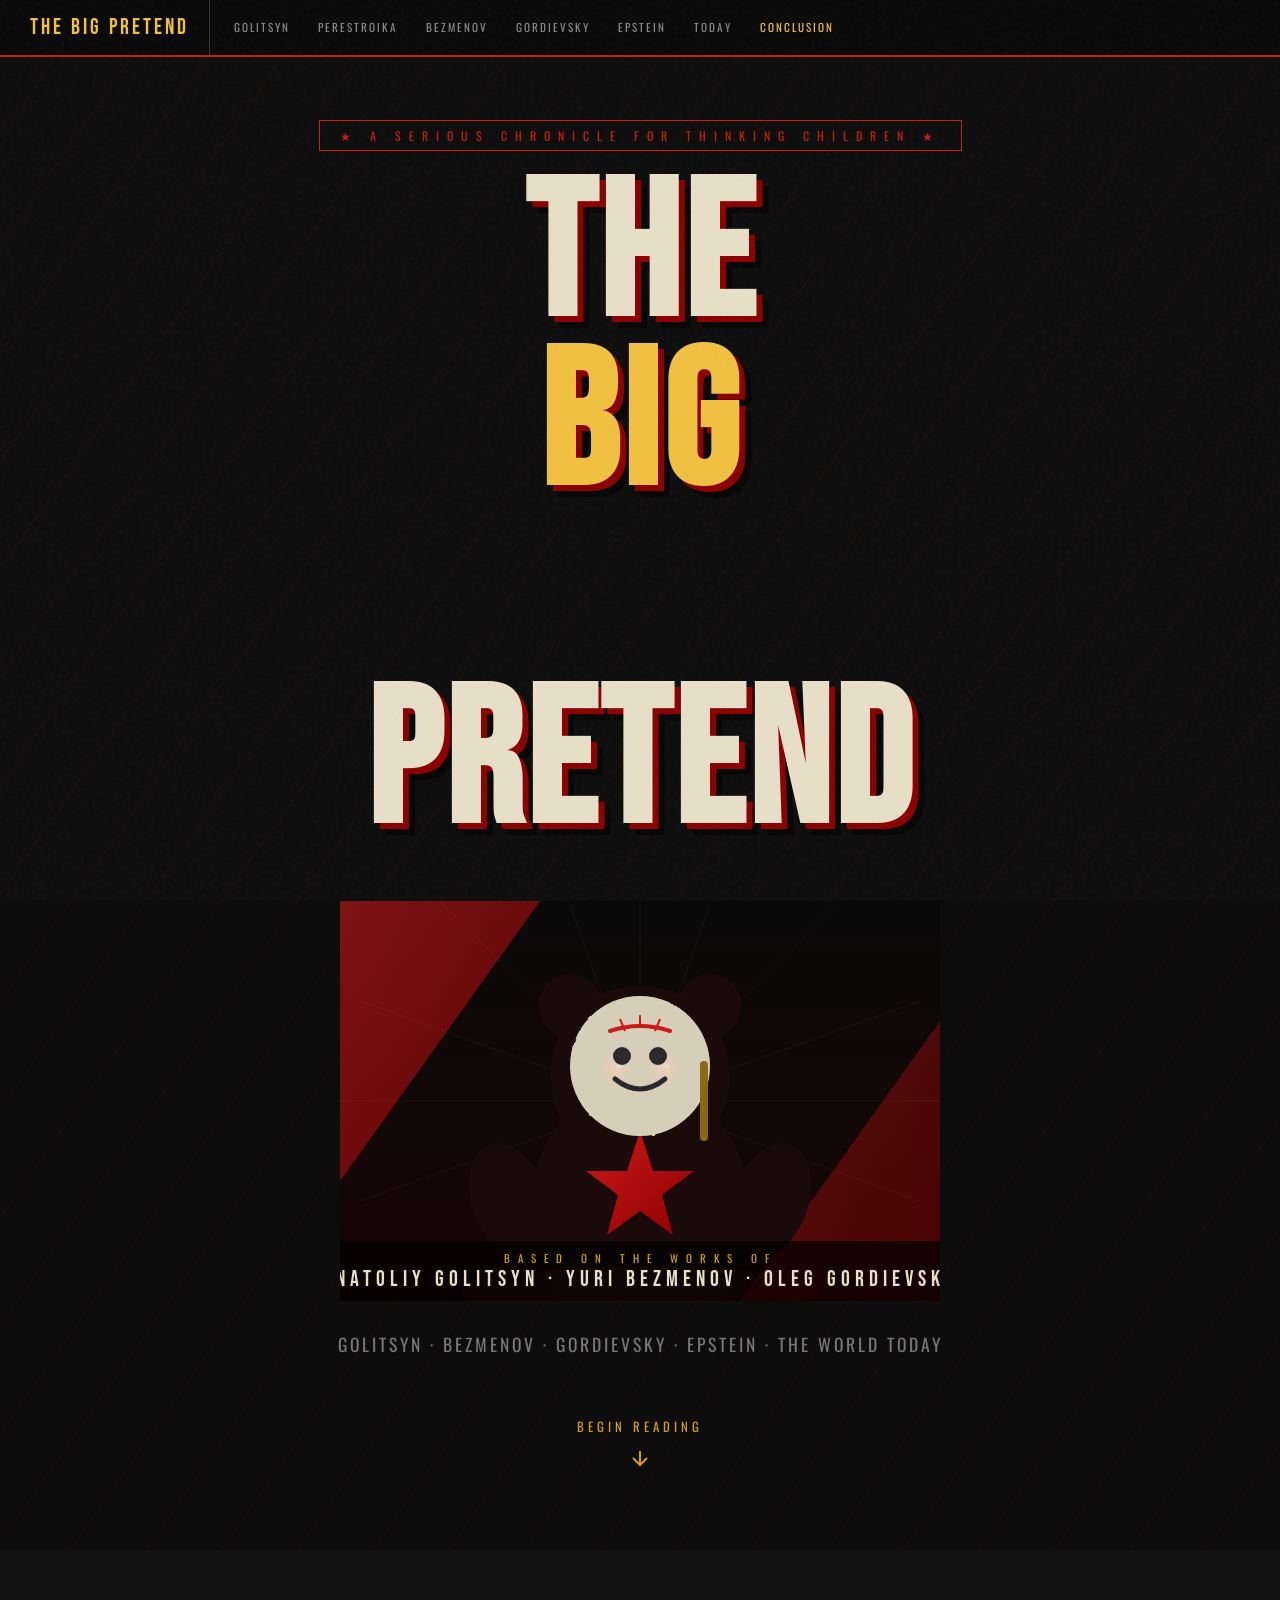
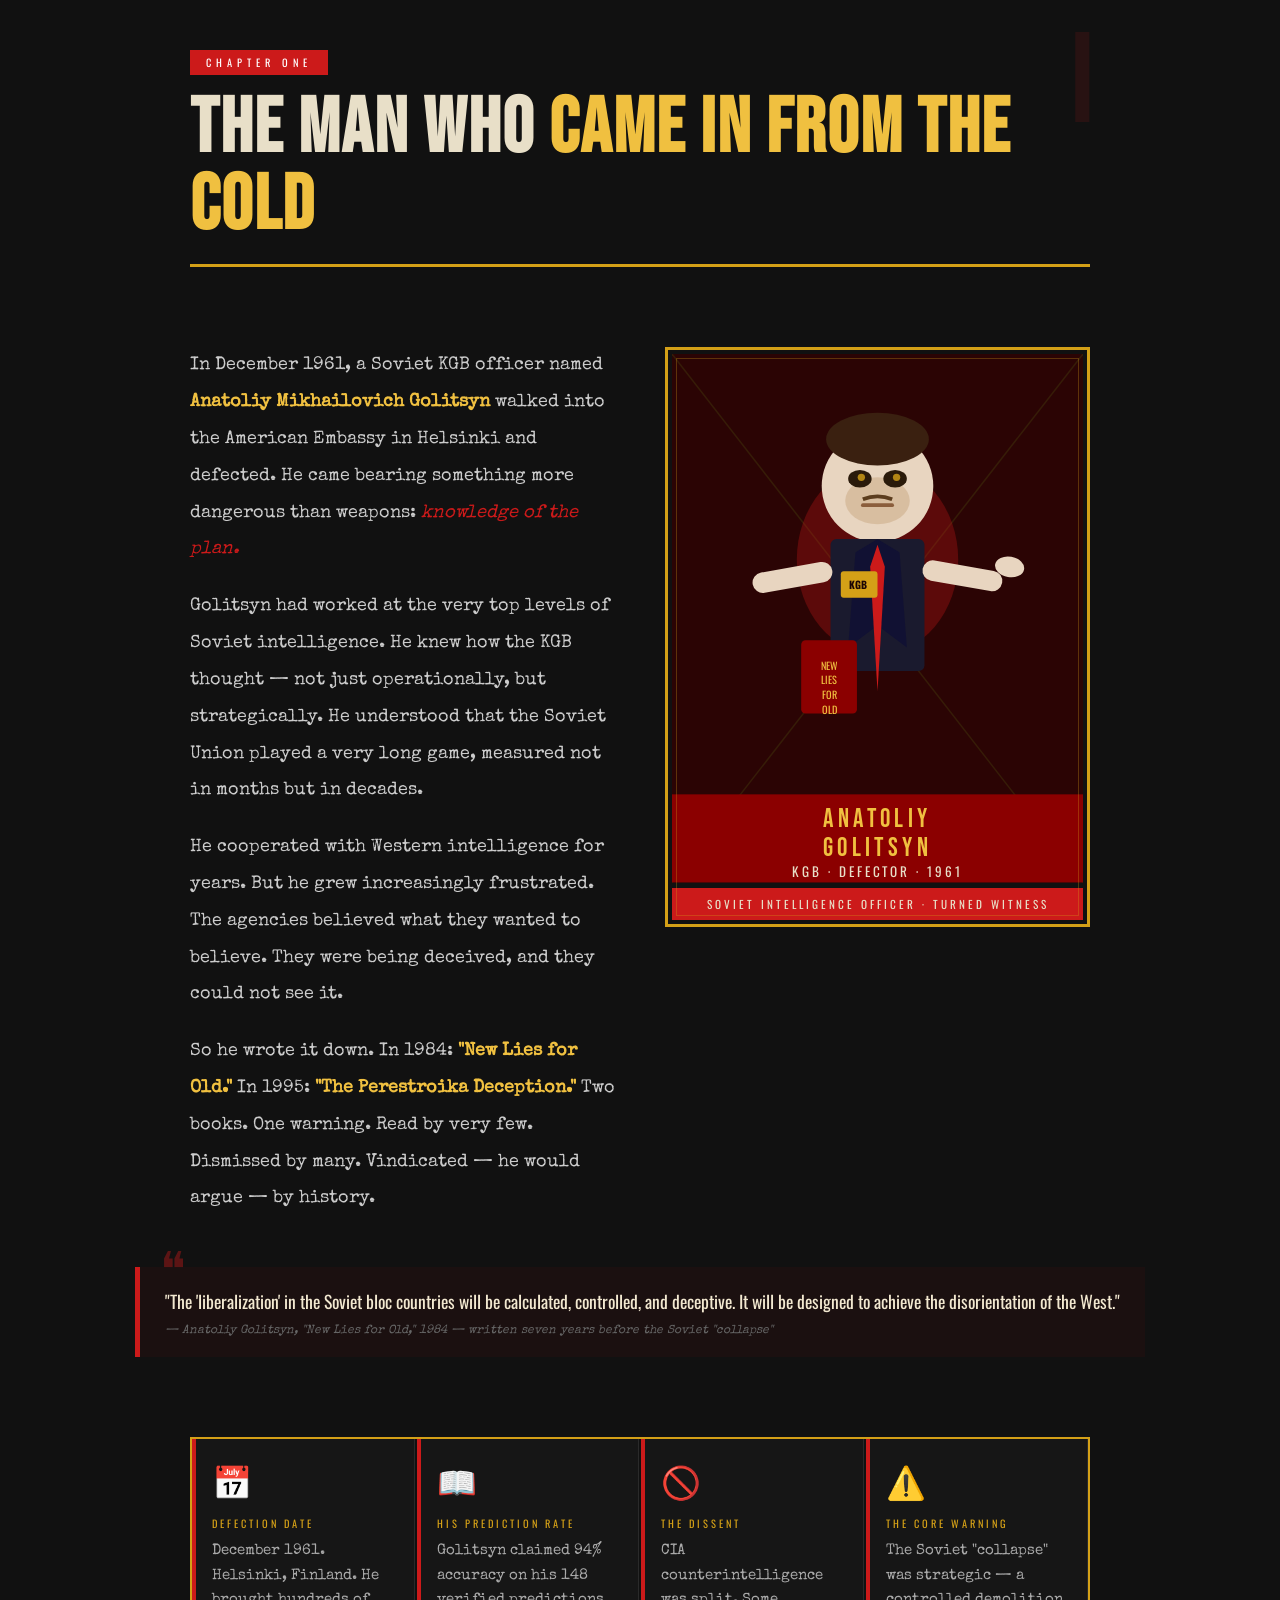
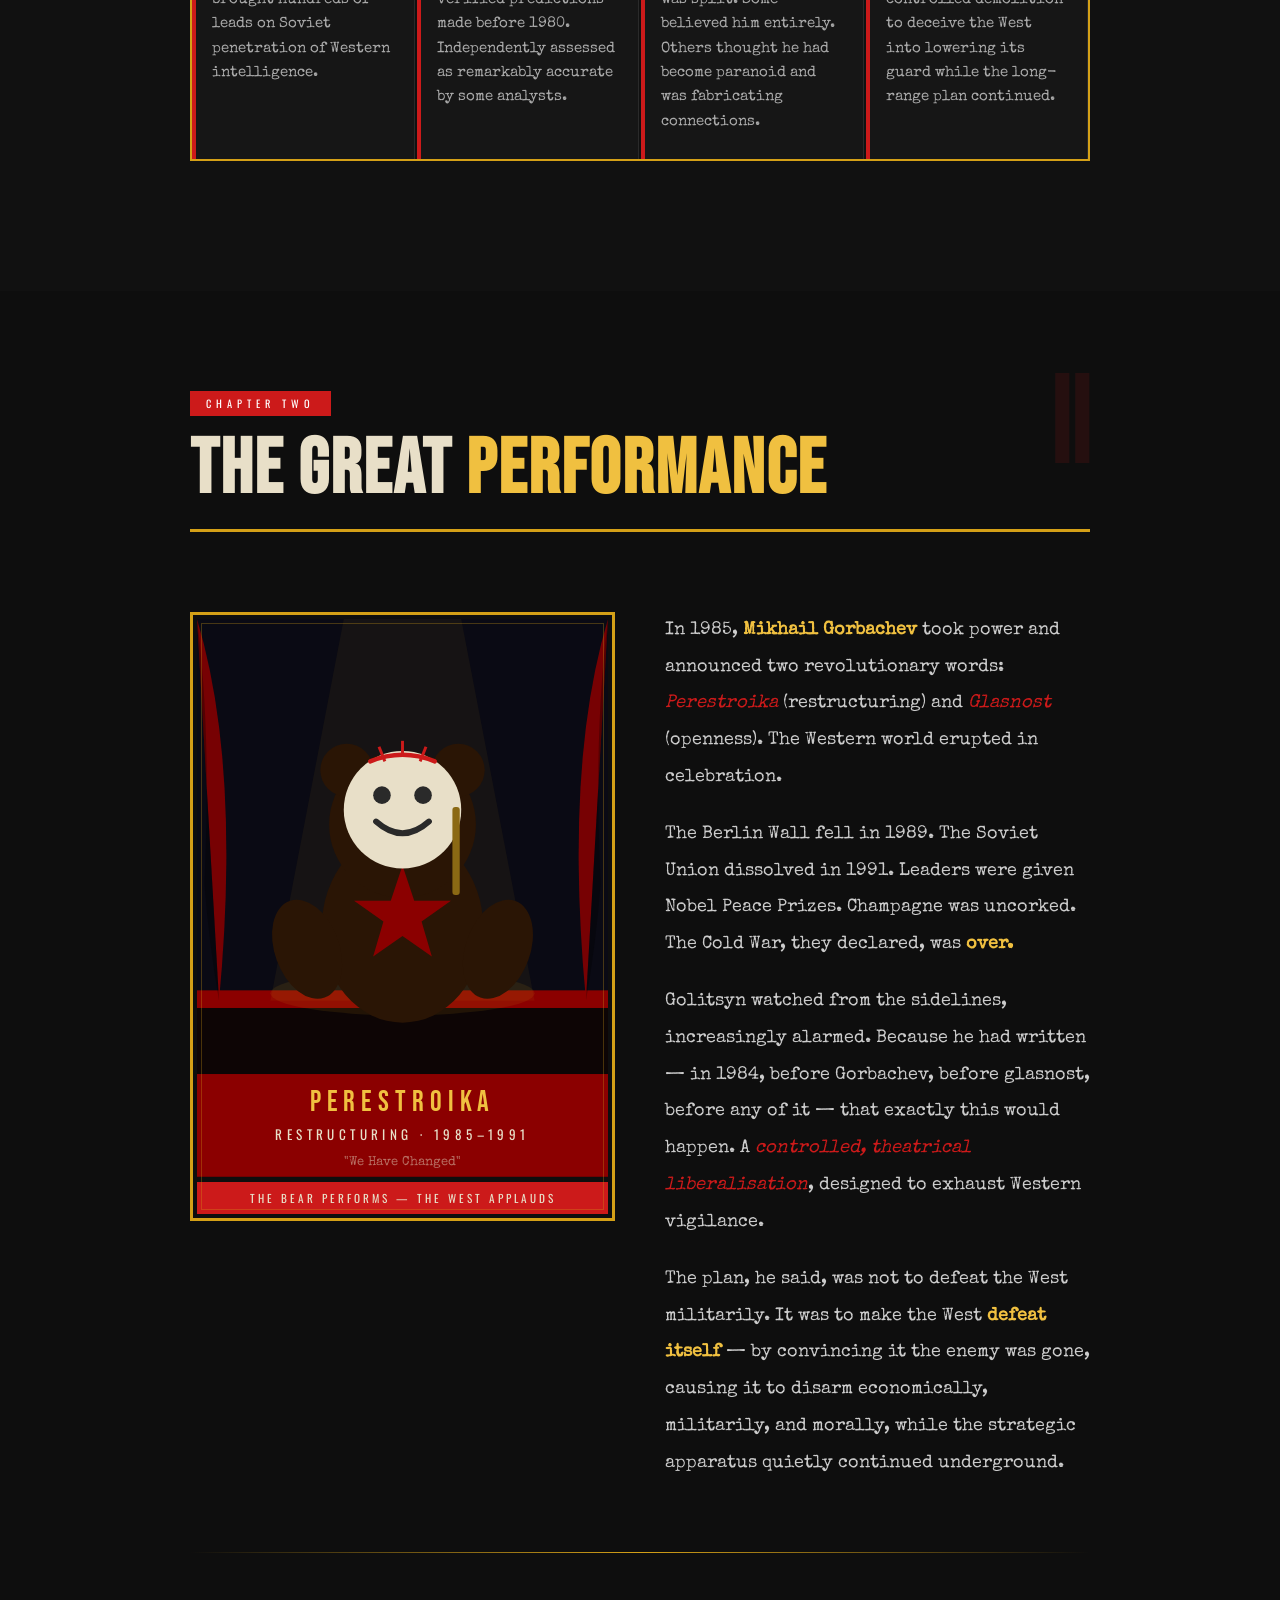
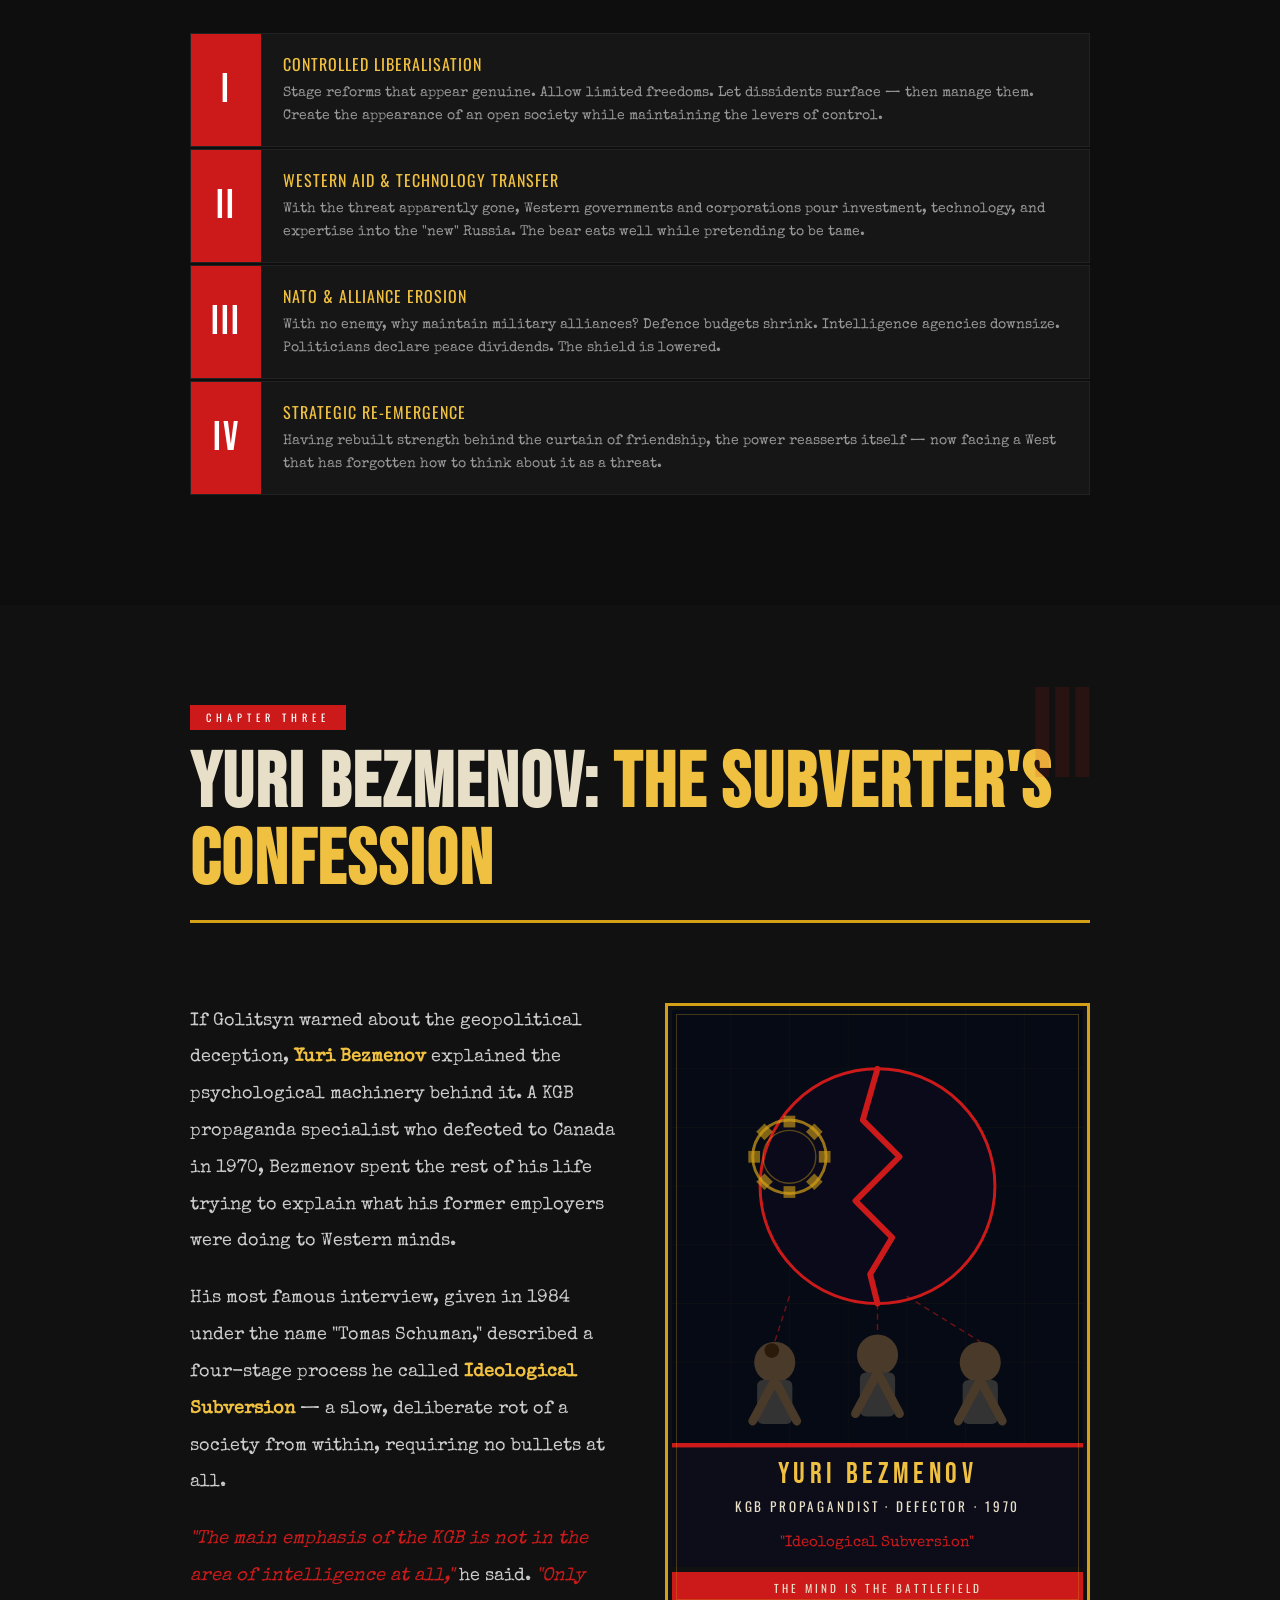
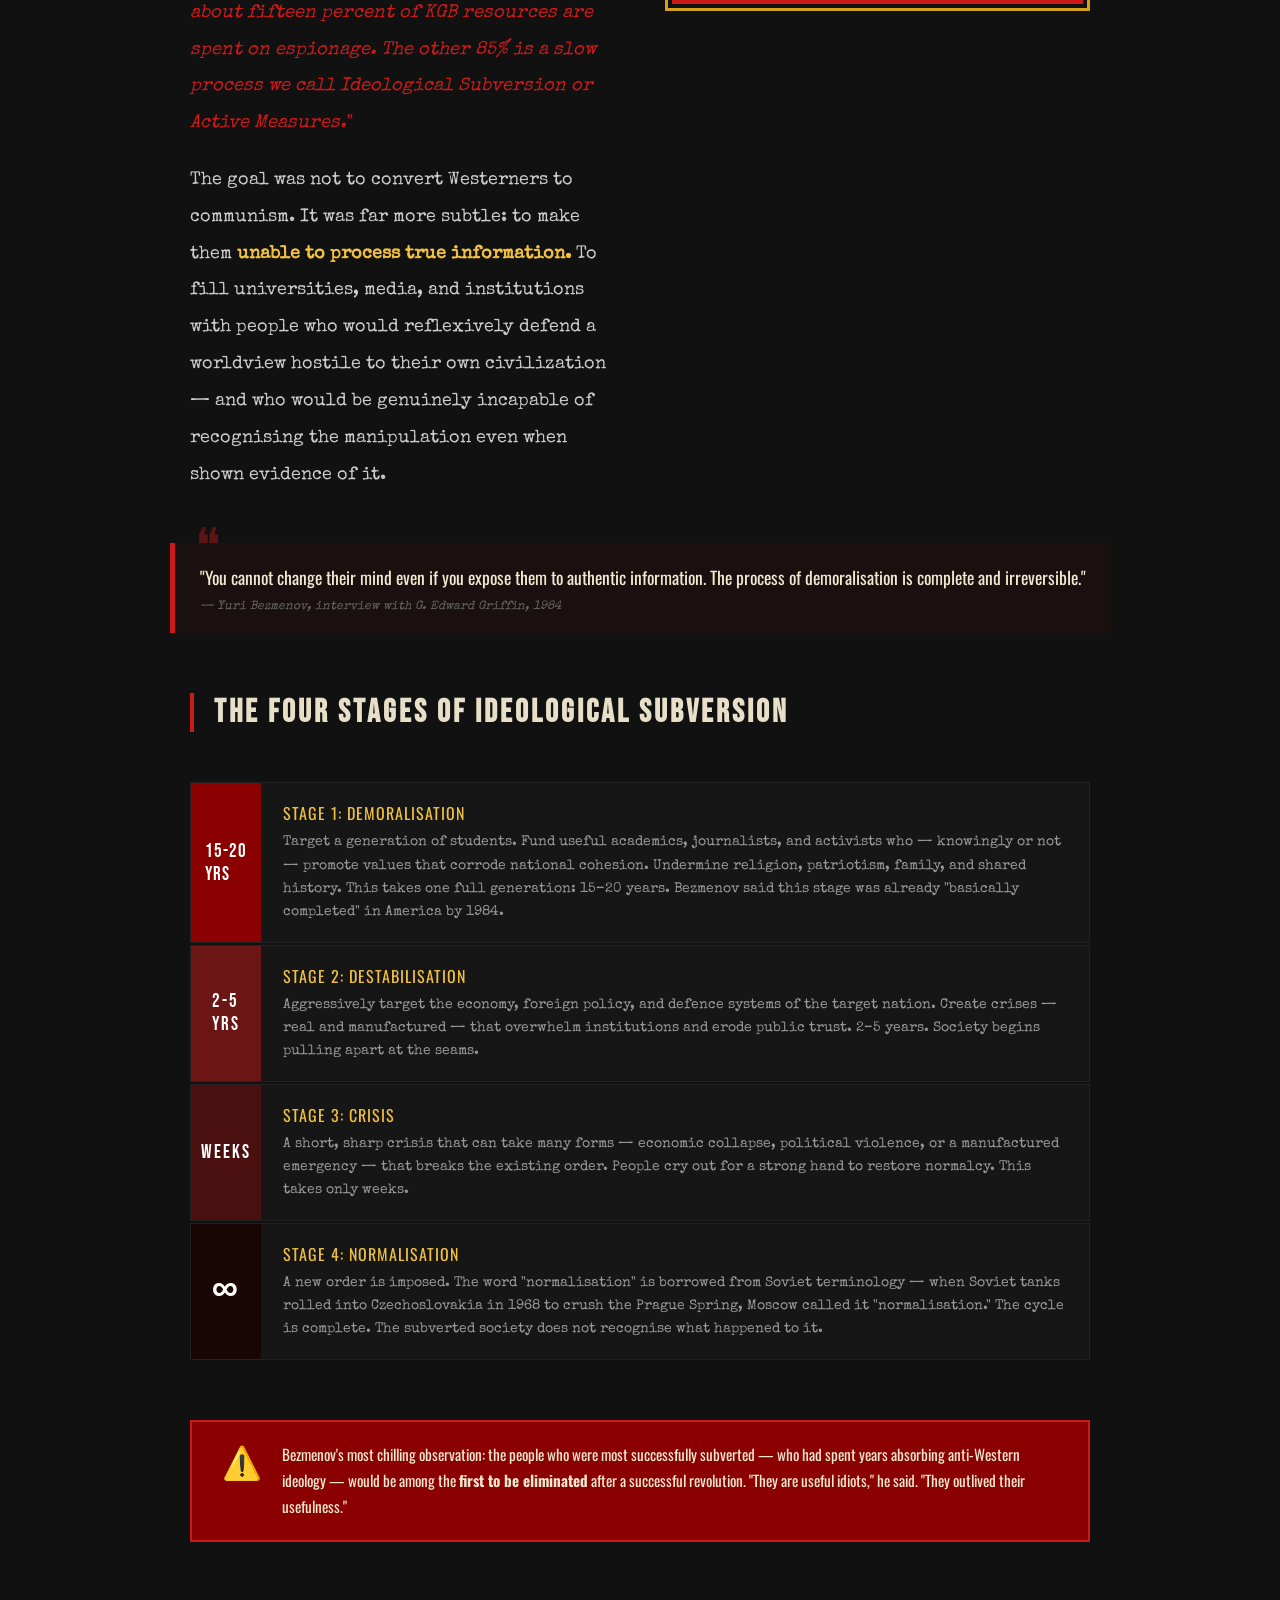
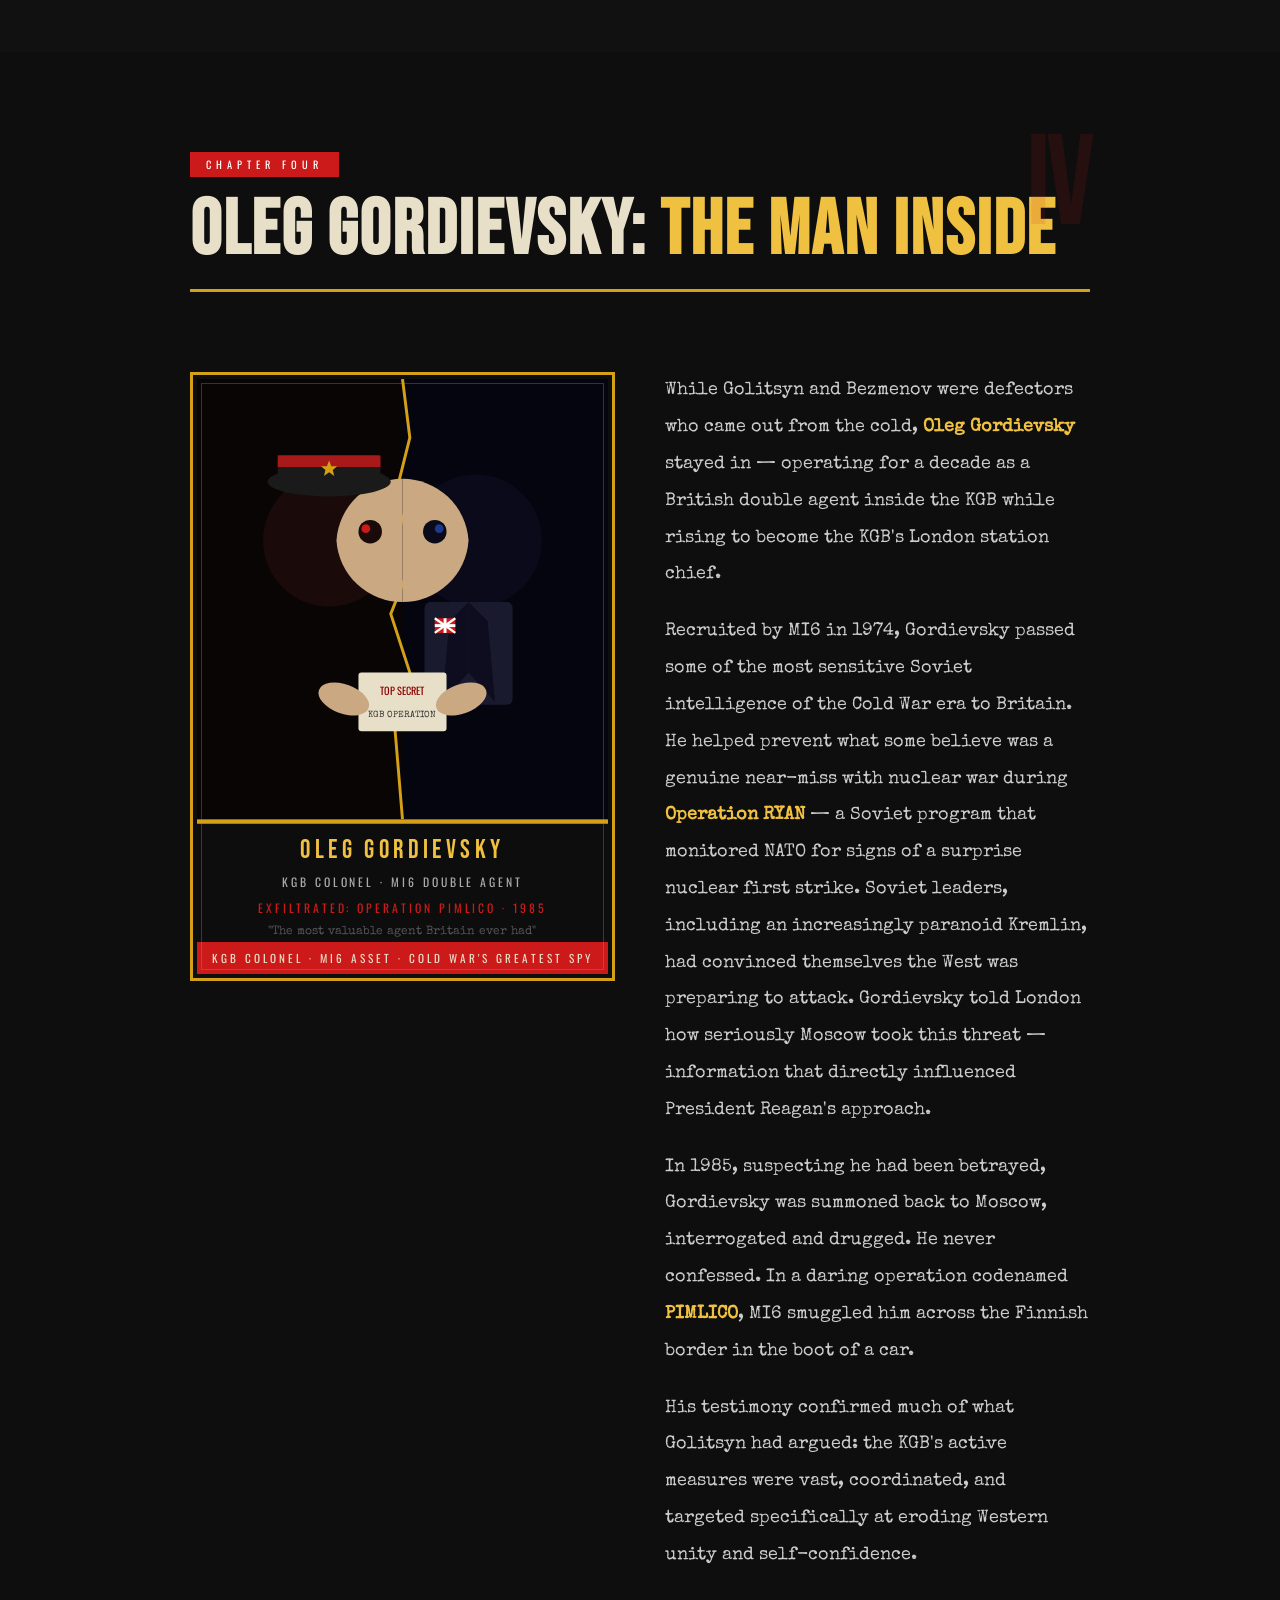
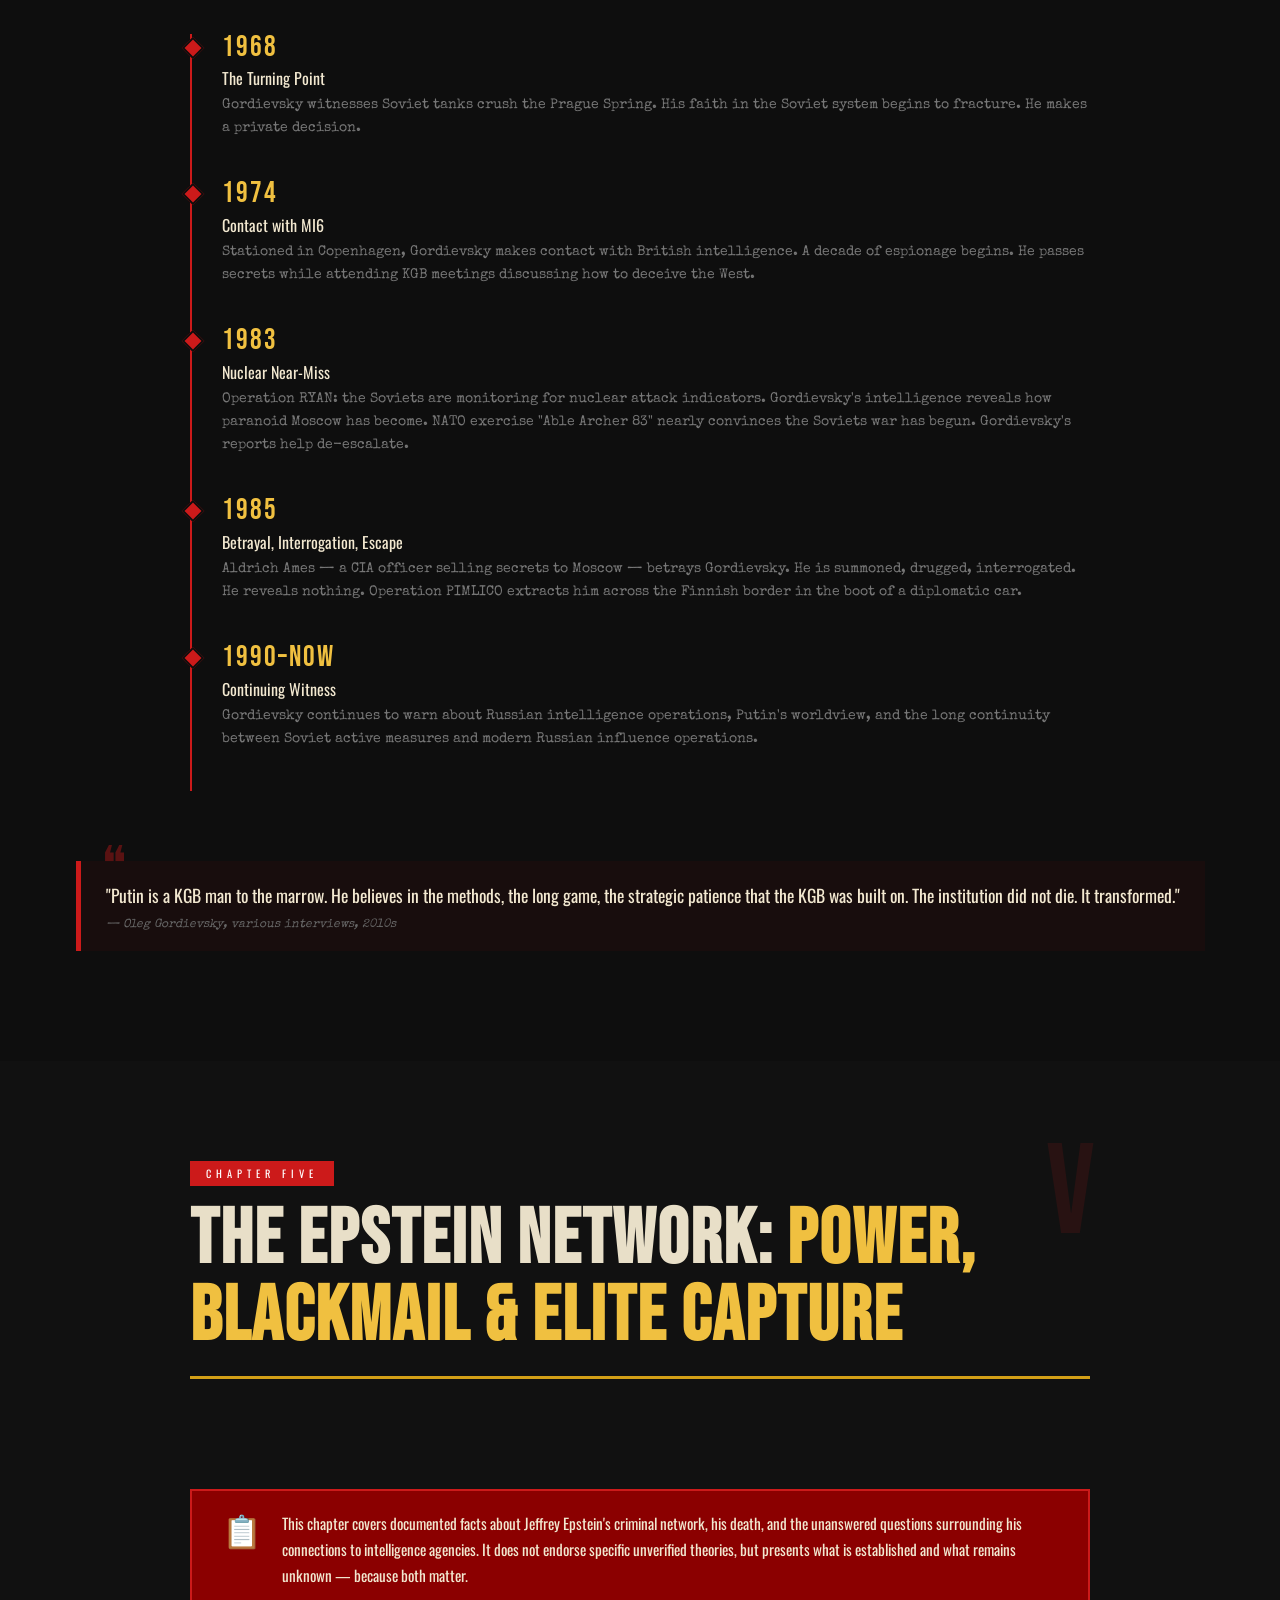
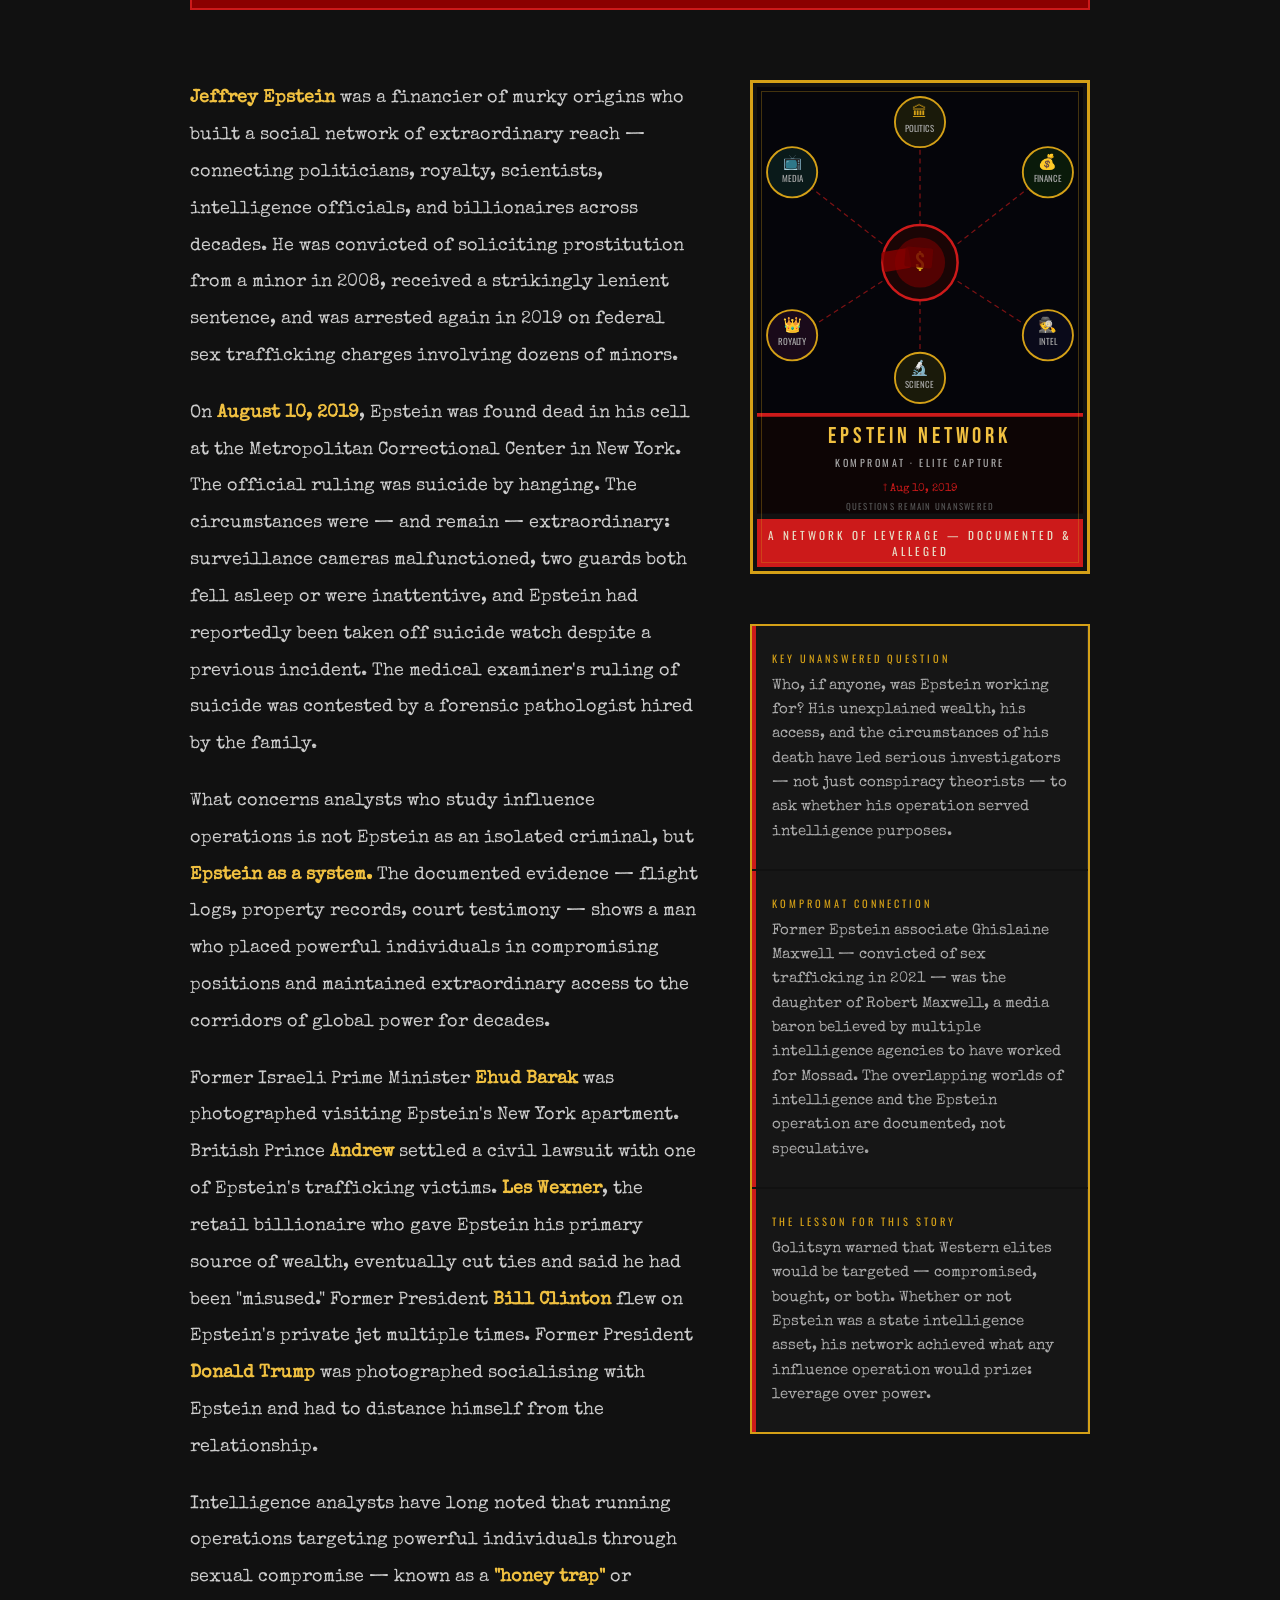
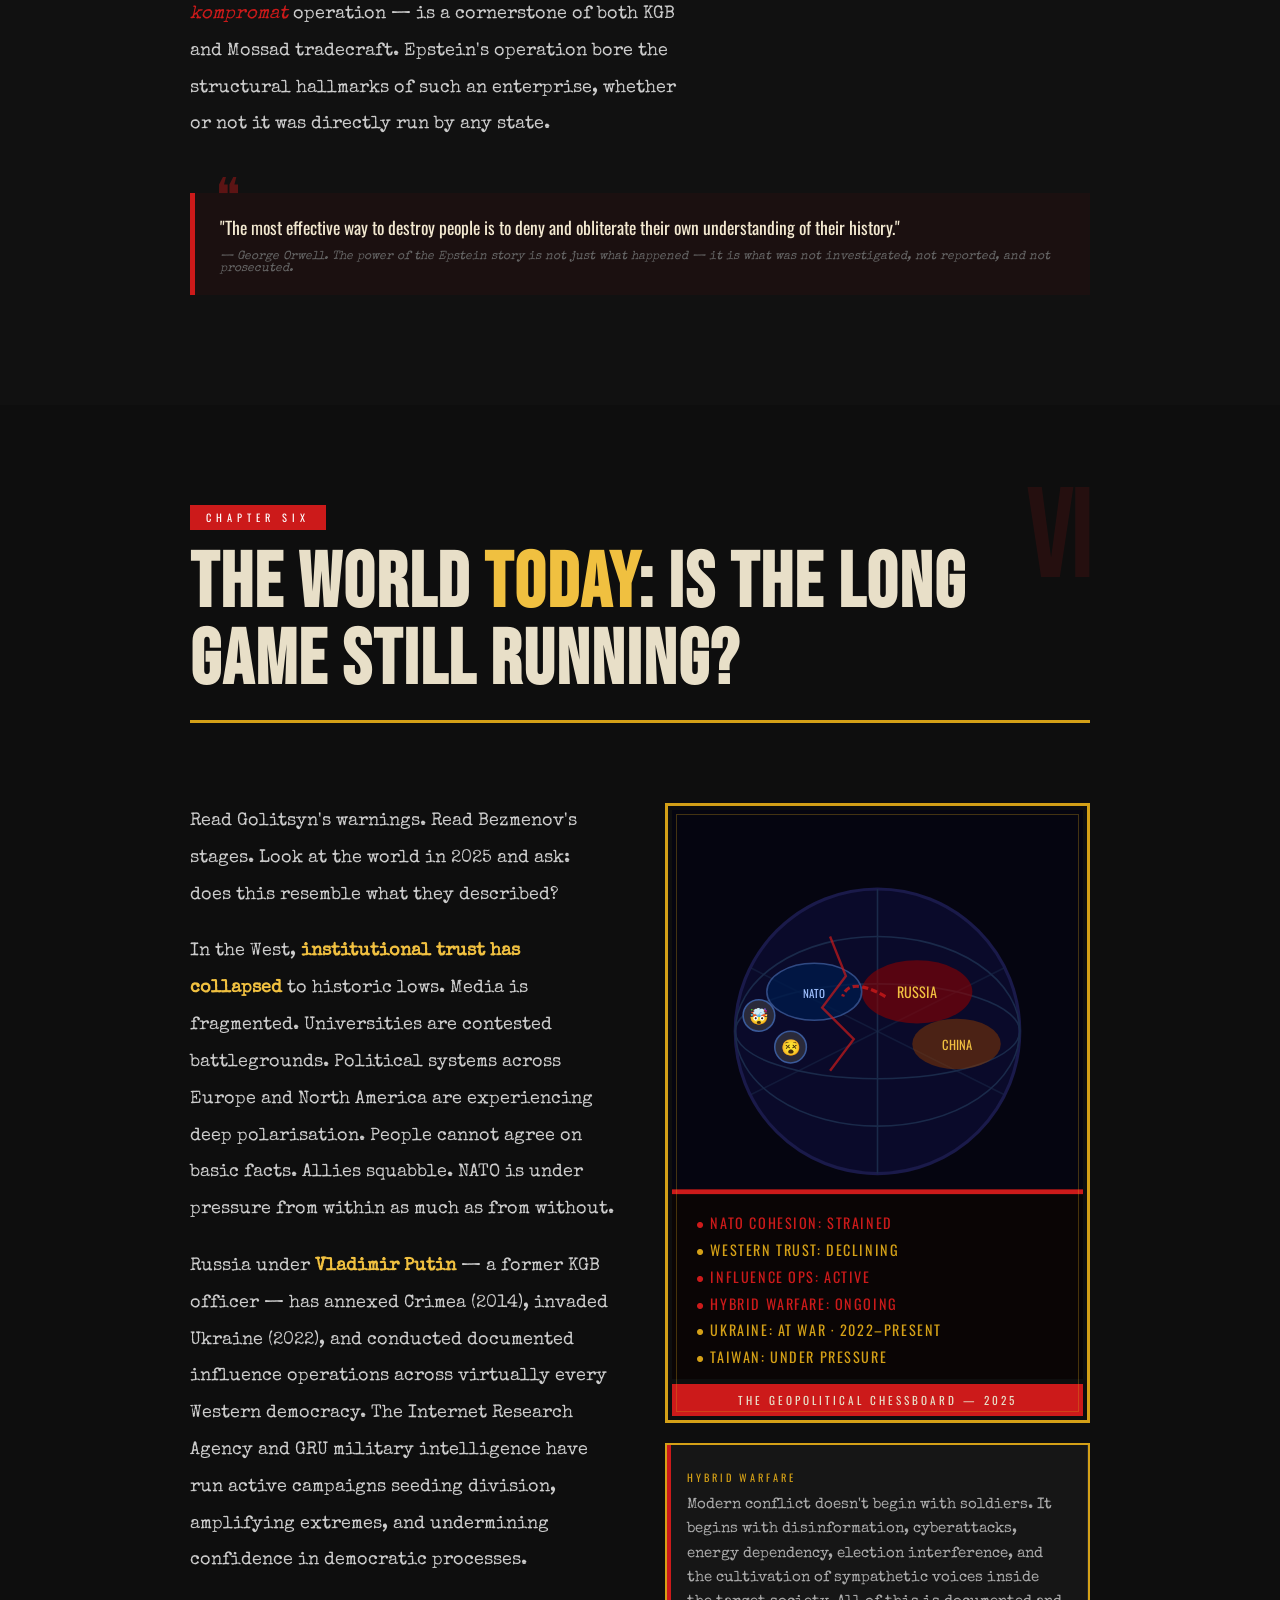
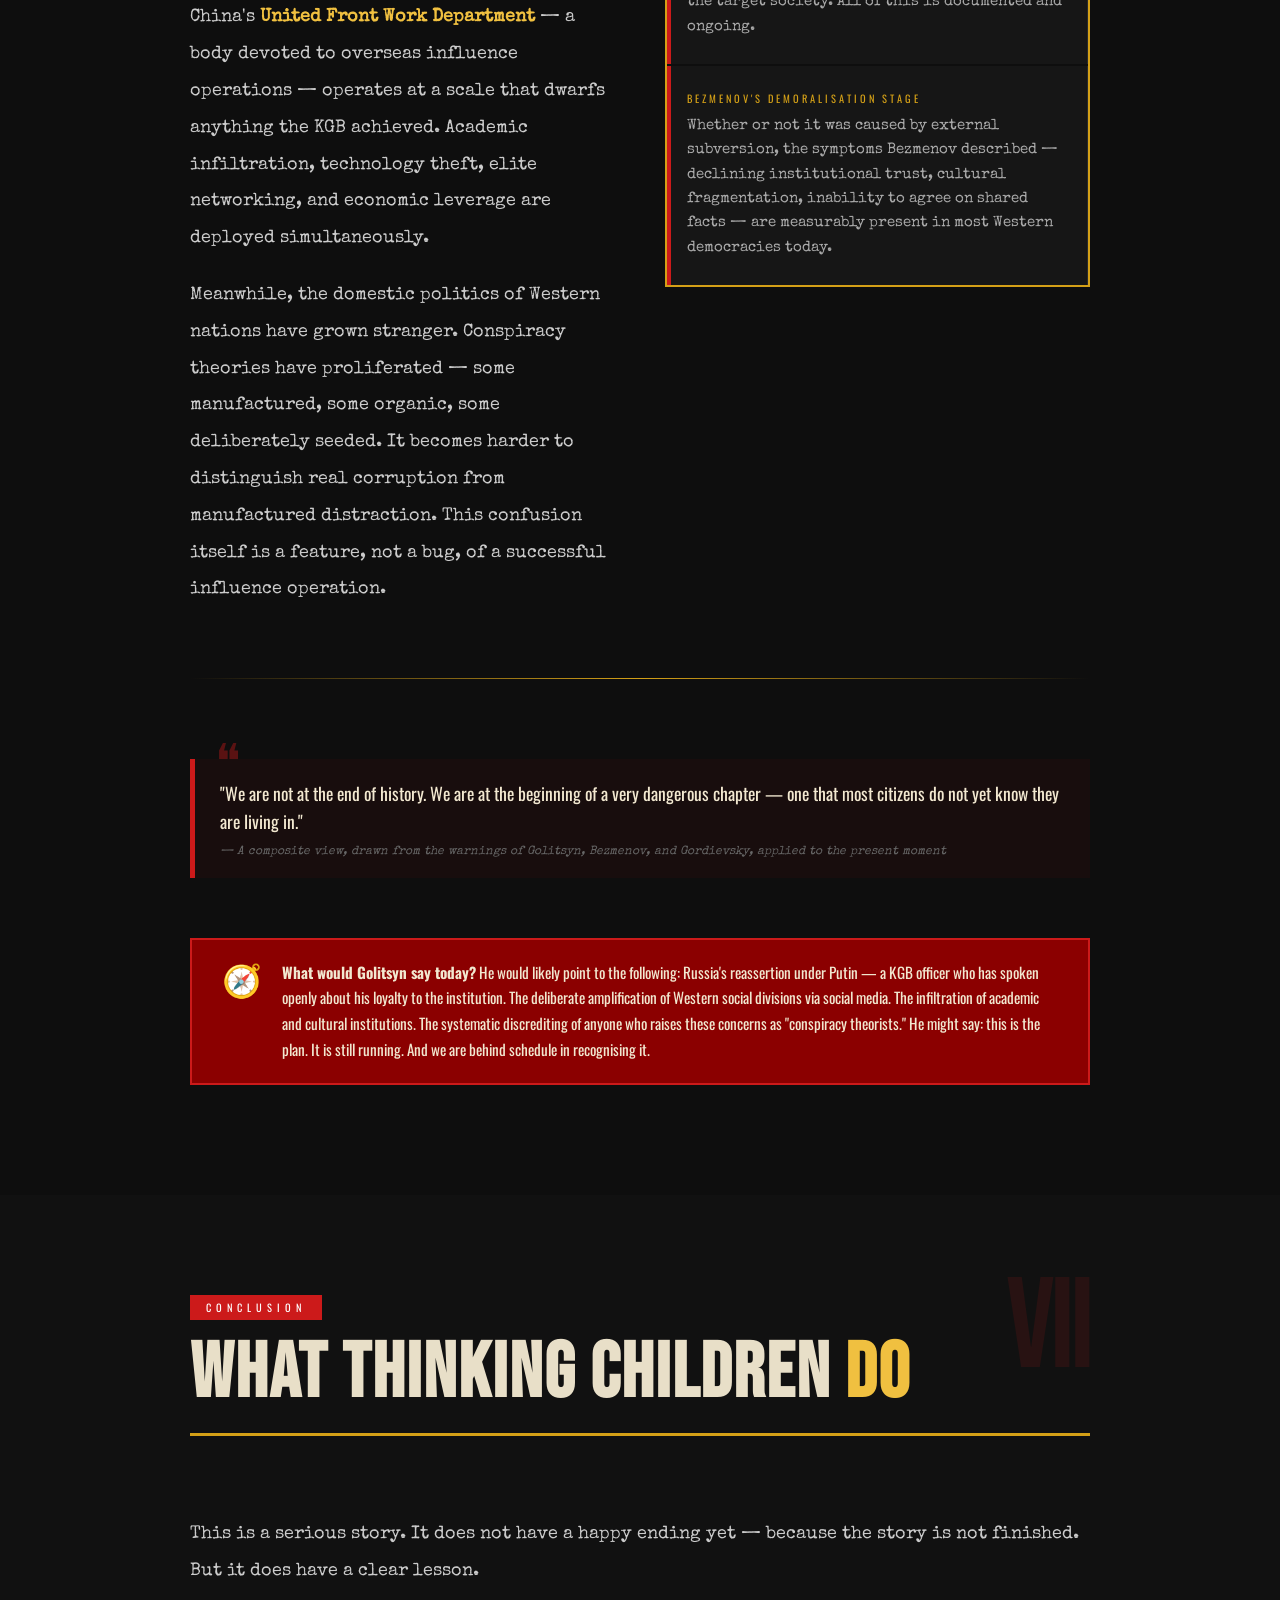
<file: index.html>
<!DOCTYPE html>
<html lang="en">
<head>
<meta charset="UTF-8">
<meta name="viewport" content="width=device-width, initial-scale=1.0">
<title>The Big Pretend — An Illustrated Chronicle</title>
<link href="https://fonts.googleapis.com/css2?family=Oswald:wght@400;500;700&family=Special+Elite&family=Bebas+Neue&display=swap" rel="stylesheet">
<style>
:root {
  --red: #cc1a1a;
  --deep-red: #8b0000;
  --gold: #d4a017;
  --bright-gold: #f0c040;
  --cream: #f2e8d0;
  --dark: #0d0d0d;
  --charcoal: #1a1a1a;
  --ink: #111111;
  --grey: #2a2a2a;
  --offwhite: #e8dfc8;
  --rust: #8b3a1a;
}

* { box-sizing: border-box; margin: 0; padding: 0; }

html { scroll-behavior: smooth; }

body {
  background: var(--dark);
  font-family: 'Special Elite', cursive;
  color: var(--cream);
  overflow-x: hidden;
  cursor: crosshair;
}

/* Grain overlay */
body::after {
  content: '';
  position: fixed;
  inset: 0;
  background-image: url("data:image/svg+xml,%3Csvg viewBox='0 0 256 256' xmlns='http://www.w3.org/2000/svg'%3E%3Cfilter id='noise'%3E%3CfeTurbulence type='fractalNoise' baseFrequency='0.9' numOctaves='4' stitchTiles='stitch'/%3E%3C/filter%3E%3Crect width='100%25' height='100%25' filter='url(%23noise)' opacity='0.08'/%3E%3C/svg%3E");
  pointer-events: none;
  z-index: 9999;
  opacity: 0.4;
}

/* ─── NAVIGATION ─── */
nav {
  position: fixed;
  top: 0; left: 0; right: 0;
  z-index: 1000;
  background: rgba(10,10,10,0.95);
  border-bottom: 2px solid var(--red);
  padding: 0 30px;
  display: flex;
  align-items: center;
  gap: 0;
  overflow-x: auto;
  scrollbar-width: none;
}
nav::-webkit-scrollbar { display: none; }

.nav-brand {
  font-family: 'Bebas Neue', cursive;
  font-size: 1.4rem;
  color: var(--bright-gold);
  letter-spacing: 3px;
  white-space: nowrap;
  padding: 14px 20px 14px 0;
  border-right: 1px solid #333;
  margin-right: 10px;
}

nav a {
  font-family: 'Oswald', sans-serif;
  font-size: 0.7rem;
  letter-spacing: 2px;
  text-transform: uppercase;
  color: #888;
  text-decoration: none;
  padding: 18px 14px;
  white-space: nowrap;
  transition: color 0.2s, border-bottom 0.2s;
  border-bottom: 2px solid transparent;
}
nav a:hover { color: var(--bright-gold); border-bottom-color: var(--bright-gold); }

/* ─── HERO / COVER ─── */
.hero {
  min-height: 100vh;
  display: flex;
  flex-direction: column;
  align-items: center;
  justify-content: center;
  position: relative;
  background: var(--dark);
  padding: 120px 20px 80px;
  overflow: hidden;
}

/* Constructivist diagonal stripes behind hero */
.hero::before {
  content: '';
  position: absolute;
  inset: 0;
  background:
    repeating-linear-gradient(
      -55deg,
      transparent,
      transparent 60px,
      rgba(140,0,0,0.07) 60px,
      rgba(140,0,0,0.07) 62px
    );
  pointer-events: none;
}

.hero-star {
  position: absolute;
  top: 80px; left: 50%;
  transform: translateX(-50%);
  width: 60px;
  height: 60px;
  opacity: 0.15;
}

.hero-eyebrow {
  font-family: 'Oswald', sans-serif;
  font-size: 0.75rem;
  letter-spacing: 8px;
  text-transform: uppercase;
  color: var(--red);
  margin-bottom: 24px;
  border: 1px solid var(--red);
  padding: 6px 20px;
  animation: flicker 4s ease-in-out infinite;
}

@keyframes flicker {
  0%, 95%, 100% { opacity: 1; }
  96% { opacity: 0.4; }
  98% { opacity: 0.8; }
}

.hero-title {
  font-family: 'Bebas Neue', cursive;
  font-size: clamp(5rem, 15vw, 12rem);
  line-height: 0.88;
  text-align: center;
  color: var(--offwhite);
  letter-spacing: 4px;
  text-shadow: 6px 6px 0 var(--deep-red), 12px 12px 0 rgba(0,0,0,0.5);
  position: relative;
  z-index: 1;
}

.hero-title span {
  display: block;
  color: var(--bright-gold);
}

.hero-subtitle {
  font-family: 'Oswald', sans-serif;
  font-size: clamp(0.85rem, 2vw, 1.1rem);
  letter-spacing: 3px;
  text-transform: uppercase;
  color: #777;
  margin-top: 30px;
  text-align: center;
}

.hero-illustration {
  margin: 50px auto 0;
  width: min(600px, 90vw);
  position: relative;
  z-index: 1;
}

.scroll-cta {
  margin-top: 60px;
  display: flex;
  flex-direction: column;
  align-items: center;
  gap: 10px;
  color: var(--gold);
  font-family: 'Oswald', sans-serif;
  font-size: 0.8rem;
  letter-spacing: 4px;
  text-transform: uppercase;
  animation: nudge 2s ease-in-out infinite;
}

@keyframes nudge {
  0%, 100% { transform: translateY(0); }
  50% { transform: translateY(8px); }
}

/* ─── CHAPTER STRUCTURE ─── */
.chapter {
  min-height: 100vh;
  position: relative;
  padding: 100px 20px 80px;
  display: flex;
  flex-direction: column;
  align-items: center;
}

.chapter:nth-child(odd) { background: #111; }
.chapter:nth-child(even) { background: #0e0e0e; }

/* Propaganda-style chapter header band */
.chapter-header {
  width: 100%;
  max-width: 900px;
  margin-bottom: 60px;
  position: relative;
}

.chapter-number {
  font-family: 'Bebas Neue', cursive;
  font-size: 8rem;
  color: var(--red);
  opacity: 0.12;
  position: absolute;
  top: -30px; right: 0;
  line-height: 1;
  pointer-events: none;
  letter-spacing: -5px;
}

.chapter-tag {
  display: inline-block;
  background: var(--red);
  font-family: 'Oswald', sans-serif;
  font-size: 0.65rem;
  letter-spacing: 5px;
  text-transform: uppercase;
  padding: 5px 16px;
  color: white;
  margin-bottom: 16px;
}

.chapter-title {
  font-family: 'Bebas Neue', cursive;
  font-size: clamp(2.5rem, 6vw, 5rem);
  color: var(--offwhite);
  line-height: 1;
  letter-spacing: 2px;
  border-bottom: 3px solid var(--gold);
  padding-bottom: 20px;
  margin-bottom: 20px;
}

.chapter-title em {
  color: var(--bright-gold);
  font-style: normal;
}

/* ─── CONTENT GRID ─── */
.content-grid {
  display: grid;
  grid-template-columns: 1fr 1fr;
  gap: 50px;
  max-width: 900px;
  width: 100%;
  align-items: start;
}

@media (max-width: 700px) {
  .content-grid { grid-template-columns: 1fr; }
}

.content-grid.full { grid-template-columns: 1fr; }
.content-grid.left-heavy { grid-template-columns: 3fr 2fr; }

.prose p {
  font-size: clamp(1rem, 1.8vw, 1.15rem);
  line-height: 2;
  color: #ccc;
  margin-bottom: 20px;
}

.prose p strong { color: var(--bright-gold); font-style: normal; }
.prose p em { color: var(--red); font-style: italic; }

/* Propaganda poster illustration frame */
.poster-frame {
  position: relative;
  border: 3px solid var(--gold);
  padding: 4px;
}
.poster-frame::before {
  content: '';
  position: absolute;
  inset: 8px;
  border: 1px solid rgba(212,160,23,0.3);
  pointer-events: none;
  z-index: 1;
}

.poster-caption {
  background: var(--red);
  font-family: 'Oswald', sans-serif;
  font-size: 0.7rem;
  letter-spacing: 3px;
  text-transform: uppercase;
  text-align: center;
  padding: 8px;
  color: var(--offwhite);
}

/* Pull quotes */
.pull-quote {
  border-left: 5px solid var(--red);
  padding: 20px 25px;
  margin: 30px 0;
  background: rgba(140,0,0,0.08);
  position: relative;
}
.pull-quote::before {
  content: '❝';
  position: absolute;
  top: -15px; left: 20px;
  font-size: 3rem;
  color: var(--red);
  opacity: 0.4;
  line-height: 1;
}
.pull-quote p {
  font-family: 'Oswald', sans-serif !important;
  font-size: 1.1rem !important;
  color: var(--cream) !important;
  line-height: 1.6 !important;
}
.pull-quote cite {
  display: block;
  margin-top: 10px;
  font-size: 0.75rem;
  color: #666;
  font-style: italic;
  font-family: 'Special Elite', cursive;
}

/* Key facts boxes */
.fact-grid {
  display: grid;
  grid-template-columns: repeat(auto-fit, minmax(200px, 1fr));
  gap: 2px;
  max-width: 900px;
  width: 100%;
  margin: 50px 0;
  border: 2px solid var(--gold);
}

.fact-box {
  background: #161616;
  padding: 25px 20px;
  border-right: 1px solid #2a2a2a;
  position: relative;
  overflow: hidden;
}
.fact-box::before {
  content: '';
  position: absolute;
  top: 0; left: 0;
  width: 4px; height: 100%;
  background: var(--red);
}
.fact-box-icon {
  font-size: 2rem;
  margin-bottom: 12px;
}
.fact-box-label {
  font-family: 'Oswald', sans-serif;
  font-size: 0.65rem;
  letter-spacing: 3px;
  text-transform: uppercase;
  color: var(--gold);
  margin-bottom: 8px;
}
.fact-box-text {
  font-size: 0.95rem;
  color: #aaa;
  line-height: 1.6;
}

/* Timeline */
.timeline {
  max-width: 900px;
  width: 100%;
  position: relative;
  margin: 40px 0;
  padding-left: 30px;
  border-left: 2px solid var(--red);
}
.timeline-item {
  margin-bottom: 40px;
  position: relative;
}
.timeline-item::before {
  content: '';
  position: absolute;
  left: -37px;
  top: 6px;
  width: 12px; height: 12px;
  background: var(--red);
  border: 2px solid var(--dark);
  transform: rotate(45deg);
}
.timeline-year {
  font-family: 'Bebas Neue', cursive;
  font-size: 1.8rem;
  color: var(--bright-gold);
  letter-spacing: 2px;
  line-height: 1;
}
.timeline-event {
  font-family: 'Oswald', sans-serif;
  font-size: 1rem;
  color: var(--cream);
  margin: 4px 0;
}
.timeline-desc {
  font-size: 0.9rem;
  color: #777;
  line-height: 1.6;
}

/* Steps / process boxes */
.steps {
  max-width: 900px;
  width: 100%;
  display: flex;
  flex-direction: column;
  gap: 2px;
  margin: 30px 0;
}
.step {
  display: flex;
  align-items: stretch;
  background: #161616;
  border: 1px solid #222;
  overflow: hidden;
}
.step-num {
  background: var(--red);
  font-family: 'Bebas Neue', cursive;
  font-size: 2.5rem;
  color: white;
  width: 70px;
  min-width: 70px;
  display: flex;
  align-items: center;
  justify-content: center;
  letter-spacing: 2px;
}
.step-body {
  padding: 18px 22px;
}
.step-title {
  font-family: 'Oswald', sans-serif;
  font-size: 1rem;
  color: var(--bright-gold);
  letter-spacing: 1px;
  text-transform: uppercase;
  margin-bottom: 6px;
}
.step-text {
  font-size: 0.9rem;
  color: #999;
  line-height: 1.6;
}

/* Warning banner */
.warning-banner {
  background: var(--deep-red);
  border: 2px solid var(--red);
  padding: 20px 30px;
  max-width: 900px;
  width: 100%;
  margin: 30px 0;
  display: flex;
  gap: 20px;
  align-items: flex-start;
}
.warning-icon {
  font-size: 2rem;
  flex-shrink: 0;
  margin-top: 2px;
}
.warning-text {
  font-family: 'Oswald', sans-serif;
  font-size: 0.95rem;
  color: var(--cream);
  line-height: 1.7;
}

/* Divider */
.divider {
  width: 100%;
  max-width: 900px;
  height: 1px;
  background: linear-gradient(90deg, transparent, var(--gold), transparent);
  margin: 50px 0;
  opacity: 0.4;
}

/* THE END / Conclusion */
.finale {
  background: var(--dark);
  padding: 120px 20px;
  display: flex;
  flex-direction: column;
  align-items: center;
  text-align: center;
  position: relative;
  overflow: hidden;
}
.finale::before {
  content: '';
  position: absolute;
  inset: 0;
  background: radial-gradient(ellipse at center, rgba(140,0,0,0.15) 0%, transparent 70%);
}

.finale-title {
  font-family: 'Bebas Neue', cursive;
  font-size: clamp(4rem, 12vw, 9rem);
  color: var(--offwhite);
  letter-spacing: 5px;
  text-shadow: 5px 5px 0 var(--deep-red);
  position: relative;
  z-index: 1;
}

.finale-sub {
  font-family: 'Oswald', sans-serif;
  font-size: 1rem;
  letter-spacing: 4px;
  color: #666;
  margin-top: 20px;
  text-transform: uppercase;
  position: relative;
  z-index: 1;
}

.disclaimer {
  max-width: 700px;
  margin: 60px auto 0;
  background: #161616;
  border: 1px solid #333;
  border-top: 3px solid var(--gold);
  padding: 30px;
  text-align: left;
  position: relative;
  z-index: 1;
}
.disclaimer h4 {
  font-family: 'Oswald', sans-serif;
  font-size: 0.75rem;
  letter-spacing: 4px;
  color: var(--gold);
  text-transform: uppercase;
  margin-bottom: 15px;
}
.disclaimer p {
  font-size: 0.85rem;
  color: #666;
  line-height: 1.8;
}

/* Scroll reveal */
.reveal {
  opacity: 0;
  transform: translateY(30px);
  transition: opacity 0.8s ease, transform 0.8s ease;
}
.reveal.visible {
  opacity: 1;
  transform: none;
}

/* Red star SVG util */
.star-accent {
  display: inline-block;
  width: 16px; height: 16px;
  margin: 0 8px;
  vertical-align: middle;
}
</style>
</head>
<body>

<!-- NAV -->
<nav>
  <div class="nav-brand">The Big Pretend</div>
  <a href="#golitsyn">Golitsyn</a>
  <a href="#perestroika">Perestroika</a>
  <a href="#bezmenov">Bezmenov</a>
  <a href="#gordievsky">Gordievsky</a>
  <a href="#epstein">Epstein</a>
  <a href="#today">Today</a>
  <a href="#conclusion">Conclusion</a>
</nav>

<!-- ═══════════════════════════════ HERO ═══════════════════════════════ -->
<section class="hero">
  <div class="hero-eyebrow">★ A Serious Chronicle for Thinking Children ★</div>

  <h1 class="hero-title">
    THE<br>
    <span>BIG</span><br>
    PRETEND
  </h1>

  <!-- Soviet constructivist cover illustration -->
  <svg class="hero-illustration" viewBox="0 0 600 400" xmlns="http://www.w3.org/2000/svg">
    <defs>
      <linearGradient id="skyGrad" x1="0" y1="0" x2="0" y2="1">
        <stop offset="0%" stop-color="#0a0a0a"/>
        <stop offset="100%" stop-color="#1a0505"/>
      </linearGradient>
      <linearGradient id="redGrad" x1="0" y1="0" x2="1" y2="1">
        <stop offset="0%" stop-color="#cc1a1a"/>
        <stop offset="100%" stop-color="#8b0000"/>
      </linearGradient>
      <filter id="roughen">
        <feTurbulence type="fractalNoise" baseFrequency="0.04" numOctaves="5" result="noise"/>
        <feDisplacementMap in="SourceGraphic" in2="noise" scale="2" xChannelSelector="R" yChannelSelector="G"/>
      </filter>
    </defs>

    <rect width="600" height="400" fill="url(#skyGrad)"/>

    <!-- Diagonal constructivist bands -->
    <polygon points="0,0 200,0 0,280" fill="url(#redGrad)" opacity="0.6"/>
    <polygon points="600,400 400,400 600,120" fill="url(#redGrad)" opacity="0.4"/>

    <!-- Radiating lines (constructivist sun) -->
    <g transform="translate(300,200)" opacity="0.07" stroke="#d4a017" stroke-width="1">
      <line x1="0" y1="-300" x2="0" y2="300"/>
      <line x1="-300" y1="0" x2="300" y2="0"/>
      <line x1="-212" y1="-212" x2="212" y2="212"/>
      <line x1="212" y1="-212" x2="-212" y2="212"/>
      <line x1="-280" y1="-100" x2="280" y2="100"/>
      <line x1="280" y1="-100" x2="-280" y2="100"/>
      <line x1="-100" y1="-280" x2="100" y2="280"/>
      <line x1="100" y1="-280" x2="-100" y2="280"/>
    </g>

    <!-- Looming bear silhouette (imposing, propaganda style) -->
    <!-- Bear body - solid dark silhouette -->
    <ellipse cx="300" cy="310" rx="110" ry="130" fill="#1a0a0a"/>
    <!-- Bear head -->
    <circle cx="300" cy="175" r="90" fill="#1a0a0a"/>
    <!-- Ears -->
    <circle cx="230" cy="105" r="32" fill="#1a0a0a"/>
    <circle cx="370" cy="105" r="32" fill="#1a0a0a"/>
    <!-- Soviet star on chest - glowing red -->
    <polygon points="300,230 313,270 354,270 322,294 333,334 300,310 267,334 278,294 246,270 287,270" fill="url(#redGrad)"/>
    <!-- Bear eyes: cold, calculating red glow -->
    <circle cx="276" cy="168" r="14" fill="#8b0000"/>
    <circle cx="324" cy="168" r="14" fill="#8b0000"/>
    <circle cx="276" cy="168" r="7" fill="#ff2222" opacity="0.9"/>
    <circle cx="324" cy="168" r="7" fill="#ff2222" opacity="0.9"/>
    <!-- Reflection in eyes -->
    <circle cx="279" cy="165" r="2.5" fill="rgba(255,255,255,0.6)"/>
    <circle cx="327" cy="165" r="2.5" fill="rgba(255,255,255,0.6)"/>
    <!-- Bear arms spread wide -->
    <ellipse cx="170" cy="300" rx="38" ry="60" fill="#1a0a0a" transform="rotate(-20,170,300)"/>
    <ellipse cx="430" cy="300" rx="38" ry="60" fill="#1a0a0a" transform="rotate(20,430,300)"/>

    <!-- Mask the bear holds up - white friendly face -->
    <circle cx="300" cy="165" r="70" fill="#e8dfc8" opacity="0.92" filter="url(#roughen)"/>
    <circle cx="282" cy="155" r="9" fill="#2a2a2a"/>
    <circle cx="318" cy="155" r="9" fill="#2a2a2a"/>
    <!-- Smile on mask -->
    <path d="M275 178 Q300 198 325 178" stroke="#2a2a2a" stroke-width="5" fill="none" stroke-linecap="round"/>
    <!-- Mask handle -->
    <rect x="360" y="160" width="8" height="80" fill="#8b6914" rx="4"/>

    <!-- But the real bear mouth snarls above -->
    <path d="M270 130 Q300 120 330 130" stroke="#cc1a1a" stroke-width="4" fill="none" stroke-linecap="round"/>
    <line x1="285" y1="130" x2="280" y2="118" stroke="#cc1a1a" stroke-width="2"/>
    <line x1="300" y1="127" x2="300" y2="114" stroke="#cc1a1a" stroke-width="2"/>
    <line x1="315" y1="130" x2="320" y2="118" stroke="#cc1a1a" stroke-width="2"/>

    <!-- Ground shadow -->
    <ellipse cx="300" cy="390" rx="180" ry="25" fill="#cc1a1a" opacity="0.15"/>

    <!-- Propaganda text banners -->
    <rect x="0" y="340" width="600" height="60" fill="rgba(0,0,0,0.7)"/>
    <text x="300" y="362" text-anchor="middle" font-family="'Oswald',sans-serif" font-size="11" fill="#d4a017" letter-spacing="8">BASED ON THE WORKS OF</text>
    <text x="300" y="385" text-anchor="middle" font-family="'Bebas Neue',cursive" font-size="22" fill="#e8dfc8" letter-spacing="5">ANATOLIY GOLITSYN · YURI BEZMENOV · OLEG GORDIEVSKY</text>
  </svg>

  <p class="hero-subtitle">Golitsyn · Bezmenov · Gordievsky · Epstein · The World Today</p>
  <div class="scroll-cta">
    <span>Begin Reading</span>
    <svg width="24" height="24" viewBox="0 0 24 24" fill="none" stroke="currentColor" stroke-width="2"><path d="M12 5v14M5 12l7 7 7-7"/></svg>
  </div>
</section>

<!-- ═══════════════════════════════ CHAPTER 1: GOLITSYN ═══════════════════════════════ -->
<section class="chapter" id="golitsyn">
  <div class="chapter-header reveal">
    <div class="chapter-number">I</div>
    <div class="chapter-tag">Chapter One</div>
    <h2 class="chapter-title">The Man Who <em>Came in From the Cold</em></h2>
  </div>

  <div class="content-grid reveal">
    <div class="prose">
      <p>In December 1961, a Soviet KGB officer named <strong>Anatoliy Mikhailovich Golitsyn</strong> walked into the American Embassy in Helsinki and defected. He came bearing something more dangerous than weapons: <em>knowledge of the plan.</em></p>
      <p>Golitsyn had worked at the very top levels of Soviet intelligence. He knew how the KGB thought — not just operationally, but strategically. He understood that the Soviet Union played a very long game, measured not in months but in decades.</p>
      <p>He cooperated with Western intelligence for years. But he grew increasingly frustrated. The agencies believed what they wanted to believe. They were being deceived, and they could not see it.</p>
      <p>So he wrote it down. In 1984: <strong>"New Lies for Old."</strong> In 1995: <strong>"The Perestroika Deception."</strong> Two books. One warning. Read by very few. Dismissed by many. Vindicated — he would argue — by history.</p>
    </div>

    <!-- Propaganda poster: Golitsyn -->
    <div class="poster-frame reveal">
      <svg viewBox="0 0 280 360" xmlns="http://www.w3.org/2000/svg" width="100%">
        <rect width="280" height="360" fill="#1a0505"/>
        <!-- Diagonal rays -->
        <g opacity="0.15">
          <polygon points="140,0 280,0 280,360 0,360 0,0" fill="#8b0000"/>
          <line x1="0" y1="0" x2="280" y2="360" stroke="#d4a017" stroke-width="1"/>
          <line x1="280" y1="0" x2="0" y2="360" stroke="#d4a017" stroke-width="1"/>
        </g>
        <!-- Figure silhouette - suited man -->
        <ellipse cx="140" cy="140" rx="55" ry="65" fill="#cc1a1a" opacity="0.3"/>
        <circle cx="140" cy="90" r="38" fill="#e8d5c0"/>
        <rect x="108" y="126" width="64" height="90" fill="#1a1a2e" rx="4"/>
        <!-- Suit lapels -->
        <polygon points="140,126 125,135 120,200 140,185" fill="#111133"/>
        <polygon points="140,126 155,135 160,200 140,185" fill="#111133"/>
        <!-- Tie -->
        <polygon points="140,130 135,145 140,230 145,145" fill="#cc1a1a"/>
        <!-- Face details: serious, weathered -->
        <ellipse cx="140" cy="100" rx="22" ry="16" fill="#c9a882" opacity="0.5"/>
        <!-- Eyes: sharp, watchful -->
        <ellipse cx="128" cy="85" rx="8" ry="6" fill="#2a1a0a"/>
        <ellipse cx="152" cy="85" rx="8" ry="6" fill="#2a1a0a"/>
        <circle cx="129" cy="84" r="2.5" fill="#d4a017" opacity="0.8"/>
        <circle cx="153" cy="84" r="2.5" fill="#d4a017" opacity="0.8"/>
        <!-- Stern mouth -->
        <line x1="130" y1="103" x2="150" y2="103" stroke="#8b5e3c" stroke-width="2.5" stroke-linecap="round"/>
        <!-- Mustache -->
        <path d="M130 99 Q140 95 150 99" stroke="#5c3d1e" stroke-width="2.5" fill="none"/>
        <!-- Hair -->
        <ellipse cx="140" cy="58" rx="35" ry="18" fill="#3a2010"/>
        <!-- KGB badge -->
        <rect x="115" y="148" width="25" height="18" fill="#d4a017" rx="2"/>
        <text x="127" y="160" text-anchor="middle" font-family="'Oswald',sans-serif" font-size="7" fill="#1a0505" font-weight="bold">KGB</text>
        <!-- Book he holds -->
        <rect x="88" y="195" width="38" height="50" fill="#8b0000" rx="3"/>
        <text x="107" y="215" text-anchor="middle" font-family="'Oswald',sans-serif" font-size="7" fill="#f0c040">NEW</text>
        <text x="107" y="225" text-anchor="middle" font-family="'Oswald',sans-serif" font-size="7" fill="#f0c040">LIES</text>
        <text x="107" y="235" text-anchor="middle" font-family="'Oswald',sans-serif" font-size="7" fill="#f0c040">FOR</text>
        <text x="107" y="245" text-anchor="middle" font-family="'Oswald',sans-serif" font-size="7" fill="#f0c040">OLD</text>
        <!-- Arms out holding book and pointing -->
        <rect x="55" y="150" width="55" height="14" fill="#e8d5c0" rx="7" transform="rotate(-10,55,157)"/>
        <rect x="170" y="148" width="55" height="14" fill="#e8d5c0" rx="7" transform="rotate(10,220,155)"/>
        <!-- Pointing finger -->
        <ellipse cx="230" cy="145" rx="10" ry="7" fill="#e8d5c0" transform="rotate(10,230,145)"/>
        <!-- Text label -->
        <rect x="0" y="300" width="280" height="60" fill="#8b0000"/>
        <text x="140" y="322" text-anchor="middle" font-family="'Bebas Neue',cursive" font-size="18" fill="#f0c040" letter-spacing="3">ANATOLIY</text>
        <text x="140" y="342" text-anchor="middle" font-family="'Bebas Neue',cursive" font-size="18" fill="#f0c040" letter-spacing="3">GOLITSYN</text>
        <text x="140" y="356" text-anchor="middle" font-family="'Oswald',sans-serif" font-size="9" fill="#e8dfc8" letter-spacing="2">KGB · DEFECTOR · 1961</text>
      </svg>
      <div class="poster-caption">Soviet Intelligence Officer · Turned Witness</div>
    </div>
  </div>

  <div class="pull-quote reveal">
    <p>"The 'liberalization' in the Soviet bloc countries will be calculated, controlled, and deceptive. It will be designed to achieve the disorientation of the West."</p>
    <cite>— Anatoliy Golitsyn, "New Lies for Old," 1984 — written seven years before the Soviet "collapse"</cite>
  </div>

  <div class="fact-grid reveal">
    <div class="fact-box">
      <div class="fact-box-icon">📅</div>
      <div class="fact-box-label">Defection Date</div>
      <div class="fact-box-text">December 1961. Helsinki, Finland. He brought hundreds of leads on Soviet penetration of Western intelligence.</div>
    </div>
    <div class="fact-box">
      <div class="fact-box-icon">📖</div>
      <div class="fact-box-label">His Prediction Rate</div>
      <div class="fact-box-text">Golitsyn claimed 94% accuracy on his 148 verified predictions made before 1980. Independently assessed as remarkably accurate by some analysts.</div>
    </div>
    <div class="fact-box">
      <div class="fact-box-icon">🚫</div>
      <div class="fact-box-label">The Dissent</div>
      <div class="fact-box-text">CIA counterintelligence was split. Some believed him entirely. Others thought he had become paranoid and was fabricating connections.</div>
    </div>
    <div class="fact-box">
      <div class="fact-box-icon">⚠️</div>
      <div class="fact-box-label">The Core Warning</div>
      <div class="fact-box-text">The Soviet "collapse" was strategic — a controlled demolition to deceive the West into lowering its guard while the long-range plan continued.</div>
    </div>
  </div>
</section>

<!-- ═══════════════════════════════ CHAPTER 2: PERESTROIKA ═══════════════════════════════ -->
<section class="chapter" id="perestroika">
  <div class="chapter-header reveal">
    <div class="chapter-number">II</div>
    <div class="chapter-tag">Chapter Two</div>
    <h2 class="chapter-title">The Great <em>Performance</em></h2>
  </div>

  <div class="content-grid reveal">
    <div class="poster-frame">
      <svg viewBox="0 0 280 380" xmlns="http://www.w3.org/2000/svg" width="100%">
        <rect width="280" height="380" fill="#0a0a14"/>
        <!-- Theater stage -->
        <rect x="0" y="260" width="280" height="120" fill="#0d0505"/>
        <rect x="0" y="253" width="280" height="12" fill="#8b0000"/>
        <!-- Curtains -->
        <path d="M0,0 Q30,100 15,260" fill="#8b0000" opacity="0.85"/>
        <path d="M280,0 Q250,100 265,260" fill="#8b0000" opacity="0.85"/>
        <!-- Curtain folds -->
        <path d="M0,0 Q10,80 5,180 Q8,220 15,260" fill="rgba(0,0,0,0.3)"/>
        <path d="M280,0 Q270,80 275,180 Q272,220 265,260" fill="rgba(0,0,0,0.3)"/>
        <!-- Spotlight from above -->
        <path d="M100,0 L50,260 L230,260 L180,0" fill="rgba(212,160,23,0.06)"/>
        <ellipse cx="140" cy="255" rx="90" ry="15" fill="rgba(212,160,23,0.1)"/>
        <!-- Bear on stage performing -->
        <!-- Bear body -->
        <ellipse cx="140" cy="210" rx="55" ry="65" fill="#2a1505"/>
        <circle cx="140" cy="140" r="50" fill="#2a1505"/>
        <!-- Ears -->
        <circle cx="102" cy="103" r="18" fill="#2a1505"/>
        <circle cx="178" cy="103" r="18" fill="#2a1505"/>
        <!-- Soviet star on chest -->
        <polygon points="140,168 148,192 173,192 153,206 160,230 140,216 120,230 127,206 107,192 132,192" fill="#8b0000"/>
        <!-- Bear eyes glowing red (sinister) -->
        <circle cx="125" cy="133" r="10" fill="#8b0000"/>
        <circle cx="155" cy="133" r="10" fill="#8b0000"/>
        <circle cx="125" cy="133" r="5" fill="#ff2222"/>
        <circle cx="155" cy="133" r="5" fill="#ff2222"/>
        <!-- Mask held up - smiley face (propaganda of friendliness) -->
        <circle cx="140" cy="130" r="40" fill="#e8dfc8"/>
        <circle cx="126" cy="120" r="6" fill="#2a2a2a"/>
        <circle cx="154" cy="120" r="6" fill="#2a2a2a"/>
        <path d="M122 138 Q140 154 158 138" stroke="#2a2a2a" stroke-width="4" fill="none" stroke-linecap="round"/>
        <!-- Mask stick -->
        <rect x="174" y="128" width="5" height="60" fill="#8b6914" rx="2"/>
        <!-- Bear's real snarl above mask -->
        <path d="M118,97 Q140,88 162,97" stroke="#cc1a1a" stroke-width="3" fill="none" stroke-linecap="round"/>
        <line x1="128" y1="97" x2="124" y2="87" stroke="#cc1a1a" stroke-width="2"/>
        <line x1="140" y1="94" x2="140" y2="83" stroke="#cc1a1a" stroke-width="2"/>
        <line x1="152" y1="97" x2="156" y2="87" stroke="#cc1a1a" stroke-width="2"/>
        <!-- Arms spread for applause -->
        <ellipse cx="75" cy="225" rx="22" ry="35" fill="#2a1505" transform="rotate(-20,75,225)"/>
        <ellipse cx="205" cy="225" rx="22" ry="35" fill="#2a1505" transform="rotate(20,205,225)"/>
        <!-- Label banner -->
        <rect x="0" y="310" width="280" height="70" fill="#8b0000"/>
        <text x="140" y="335" text-anchor="middle" font-family="'Bebas Neue',cursive" font-size="20" fill="#f0c040" letter-spacing="4">PERESTROIKA</text>
        <text x="140" y="355" text-anchor="middle" font-family="'Oswald',sans-serif" font-size="9" fill="#e8dfc8" letter-spacing="3">RESTRUCTURING · 1985–1991</text>
        <text x="140" y="372" text-anchor="middle" font-family="'Special Elite',cursive" font-size="9" fill="rgba(232,223,200,0.5)">"We Have Changed"</text>
      </svg>
      <div class="poster-caption">The Bear Performs — The West Applauds</div>
    </div>

    <div class="prose">
      <p>In 1985, <strong>Mikhail Gorbachev</strong> took power and announced two revolutionary words: <em>Perestroika</em> (restructuring) and <em>Glasnost</em> (openness). The Western world erupted in celebration.</p>
      <p>The Berlin Wall fell in 1989. The Soviet Union dissolved in 1991. Leaders were given Nobel Peace Prizes. Champagne was uncorked. The Cold War, they declared, was <strong>over.</strong></p>
      <p>Golitsyn watched from the sidelines, increasingly alarmed. Because he had written — in 1984, before Gorbachev, before glasnost, before any of it — that exactly this would happen. A <em>controlled, theatrical liberalisation</em>, designed to exhaust Western vigilance.</p>
      <p>The plan, he said, was not to defeat the West militarily. It was to make the West <strong>defeat itself</strong> — by convincing it the enemy was gone, causing it to disarm economically, militarily, and morally, while the strategic apparatus quietly continued underground.</p>
    </div>
  </div>

  <div class="divider reveal"></div>

  <div class="steps reveal">
    <div class="step">
      <div class="step-num">I</div>
      <div class="step-body">
        <div class="step-title">Controlled Liberalisation</div>
        <div class="step-text">Stage reforms that appear genuine. Allow limited freedoms. Let dissidents surface — then manage them. Create the appearance of an open society while maintaining the levers of control.</div>
      </div>
    </div>
    <div class="step">
      <div class="step-num">II</div>
      <div class="step-body">
        <div class="step-title">Western Aid & Technology Transfer</div>
        <div class="step-text">With the threat apparently gone, Western governments and corporations pour investment, technology, and expertise into the "new" Russia. The bear eats well while pretending to be tame.</div>
      </div>
    </div>
    <div class="step">
      <div class="step-num">III</div>
      <div class="step-body">
        <div class="step-title">NATO & Alliance Erosion</div>
        <div class="step-text">With no enemy, why maintain military alliances? Defence budgets shrink. Intelligence agencies downsize. Politicians declare peace dividends. The shield is lowered.</div>
      </div>
    </div>
    <div class="step">
      <div class="step-num">IV</div>
      <div class="step-body">
        <div class="step-title">Strategic Re-emergence</div>
        <div class="step-text">Having rebuilt strength behind the curtain of friendship, the power reasserts itself — now facing a West that has forgotten how to think about it as a threat.</div>
      </div>
    </div>
  </div>
</section>

<!-- ═══════════════════════════════ CHAPTER 3: BEZMENOV ═══════════════════════════════ -->
<section class="chapter" id="bezmenov">
  <div class="chapter-header reveal">
    <div class="chapter-number">III</div>
    <div class="chapter-tag">Chapter Three</div>
    <h2 class="chapter-title">Yuri Bezmenov: <em>The Subverter's Confession</em></h2>
  </div>

  <div class="content-grid reveal">
    <div class="prose">
      <p>If Golitsyn warned about the geopolitical deception, <strong>Yuri Bezmenov</strong> explained the psychological machinery behind it. A KGB propaganda specialist who defected to Canada in 1970, Bezmenov spent the rest of his life trying to explain what his former employers were doing to Western minds.</p>
      <p>His most famous interview, given in 1984 under the name "Tomas Schuman," described a four-stage process he called <strong>Ideological Subversion</strong> — a slow, deliberate rot of a society from within, requiring no bullets at all.</p>
      <p><em>"The main emphasis of the KGB is not in the area of intelligence at all,"</em> he said. <em>"Only about fifteen percent of KGB resources are spent on espionage. The other 85% is a slow process we call Ideological Subversion or Active Measures."</em></p>
      <p>The goal was not to convert Westerners to communism. It was far more subtle: to make them <strong>unable to process true information.</strong> To fill universities, media, and institutions with people who would reflexively defend a worldview hostile to their own civilization — and who would be genuinely incapable of recognising the manipulation even when shown evidence of it.</p>
    </div>

    <div class="poster-frame">
      <svg viewBox="0 0 280 380" xmlns="http://www.w3.org/2000/svg" width="100%">
        <rect width="280" height="380" fill="#050a14"/>
        <!-- Mind being pulled apart - propaganda style -->
        <!-- Background grid -->
        <g opacity="0.05" stroke="#d4a017" stroke-width="0.5">
          <line x1="0" y1="40" x2="280" y2="40"/>
          <line x1="0" y1="80" x2="280" y2="80"/>
          <line x1="0" y1="120" x2="280" y2="120"/>
          <line x1="0" y1="160" x2="280" y2="160"/>
          <line x1="0" y1="200" x2="280" y2="200"/>
          <line x1="0" y1="240" x2="280" y2="240"/>
          <line x1="40" y1="0" x2="40" y2="300"/>
          <line x1="80" y1="0" x2="80" y2="300"/>
          <line x1="120" y1="0" x2="120" y2="300"/>
          <line x1="160" y1="0" x2="160" y2="300"/>
          <line x1="200" y1="0" x2="200" y2="300"/>
          <line x1="240" y1="0" x2="240" y2="300"/>
        </g>
        <!-- Brain/head silhouette -->
        <circle cx="140" cy="120" r="80" fill="#0a0a1a" stroke="#cc1a1a" stroke-width="2"/>
        <!-- Crack through the brain - subversion visualised -->
        <path d="M140,40 L130,75 L155,100 L125,130 L150,155 L135,180 L140,200" stroke="#cc1a1a" stroke-width="4" fill="none" stroke-linecap="round" stroke-linejoin="round"/>
        <!-- Gears/machinery invading from left -->
        <circle cx="80" cy="100" r="25" fill="none" stroke="#d4a017" stroke-width="2" opacity="0.7"/>
        <circle cx="80" cy="100" r="18" fill="none" stroke="#d4a017" stroke-width="1" opacity="0.4"/>
        <!-- Gear teeth -->
        <g opacity="0.6">
          <rect x="76" y="72" width="8" height="8" fill="#d4a017" transform="rotate(0,80,100)"/>
          <rect x="76" y="72" width="8" height="8" fill="#d4a017" transform="rotate(45,80,100)"/>
          <rect x="76" y="72" width="8" height="8" fill="#d4a017" transform="rotate(90,80,100)"/>
          <rect x="76" y="72" width="8" height="8" fill="#d4a017" transform="rotate(135,80,100)"/>
          <rect x="76" y="72" width="8" height="8" fill="#d4a017" transform="rotate(180,80,100)"/>
          <rect x="76" y="72" width="8" height="8" fill="#d4a017" transform="rotate(225,80,100)"/>
          <rect x="76" y="72" width="8" height="8" fill="#d4a017" transform="rotate(270,80,100)"/>
          <rect x="76" y="72" width="8" height="8" fill="#d4a017" transform="rotate(315,80,100)"/>
        </g>
        <!-- Figures: demoralized western people below brain -->
        <!-- Slouched figure 1 -->
        <circle cx="70" cy="240" r="14" fill="#4a3a2a"/>
        <rect x="58" y="252" width="24" height="30" fill="#333" rx="4"/>
        <line x1="70" y1="252" x2="55" y2="280" stroke="#4a3a2a" stroke-width="6" stroke-linecap="round"/>
        <line x1="70" y1="252" x2="85" y2="280" stroke="#4a3a2a" stroke-width="6" stroke-linecap="round"/>
        <!-- Head down -->
        <circle cx="68" cy="232" r="5" fill="#2a1a0a"/>
        <!-- Figure 2 -->
        <circle cx="140" cy="235" r="14" fill="#4a3a2a"/>
        <rect x="128" y="247" width="24" height="30" fill="#333" rx="4"/>
        <line x1="140" y1="247" x2="125" y2="275" stroke="#4a3a2a" stroke-width="6" stroke-linecap="round"/>
        <line x1="140" y1="247" x2="155" y2="275" stroke="#4a3a2a" stroke-width="6" stroke-linecap="round"/>
        <!-- Figure 3 -->
        <circle cx="210" cy="240" r="14" fill="#4a3a2a"/>
        <rect x="198" y="252" width="24" height="30" fill="#333" rx="4"/>
        <line x1="210" y1="252" x2="195" y2="280" stroke="#4a3a2a" stroke-width="6" stroke-linecap="round"/>
        <line x1="210" y1="252" x2="225" y2="280" stroke="#4a3a2a" stroke-width="6" stroke-linecap="round"/>
        <!-- Invisible strings from brain to figures -->
        <line x1="80" y1="195" x2="70" y2="226" stroke="#cc1a1a" stroke-width="1" stroke-dasharray="4,3" opacity="0.5"/>
        <line x1="140" y1="200" x2="140" y2="221" stroke="#cc1a1a" stroke-width="1" stroke-dasharray="4,3" opacity="0.5"/>
        <line x1="160" y1="195" x2="210" y2="226" stroke="#cc1a1a" stroke-width="1" stroke-dasharray="4,3" opacity="0.5"/>
        <!-- Label -->
        <rect x="0" y="295" width="280" height="85" fill="#0d0d1a"/>
        <rect x="0" y="295" width="280" height="3" fill="#cc1a1a"/>
        <text x="140" y="322" text-anchor="middle" font-family="'Bebas Neue',cursive" font-size="20" fill="#f0c040" letter-spacing="3">YURI BEZMENOV</text>
        <text x="140" y="342" text-anchor="middle" font-family="'Oswald',sans-serif" font-size="9" fill="#e8dfc8" letter-spacing="2">KGB PROPAGANDIST · DEFECTOR · 1970</text>
        <text x="140" y="365" text-anchor="middle" font-family="'Special Elite',cursive" font-size="10" fill="#cc1a1a">"Ideological Subversion"</text>
      </svg>
      <div class="poster-caption">The Mind Is The Battlefield</div>
    </div>
  </div>

  <div class="pull-quote reveal">
    <p>"You cannot change their mind even if you expose them to authentic information. The process of demoralisation is complete and irreversible."</p>
    <cite>— Yuri Bezmenov, interview with G. Edward Griffin, 1984</cite>
  </div>

  <h3 style="font-family:'Bebas Neue',cursive; font-size:2rem; color:var(--offwhite); letter-spacing:3px; max-width:900px; width:100%; margin: 30px 0 20px; border-left: 4px solid var(--red); padding-left: 20px;" class="reveal">The Four Stages of Ideological Subversion</h3>

  <div class="steps reveal">
    <div class="step">
      <div class="step-num" style="background:#8b0000; font-size:1.2rem; letter-spacing:1px;">15-20<br>YRS</div>
      <div class="step-body">
        <div class="step-title">Stage 1: Demoralisation</div>
        <div class="step-text">Target a generation of students. Fund useful academics, journalists, and activists who — knowingly or not — promote values that corrode national cohesion. Undermine religion, patriotism, family, and shared history. This takes one full generation: 15–20 years. Bezmenov said this stage was already "basically completed" in America by 1984.</div>
      </div>
    </div>
    <div class="step">
      <div class="step-num" style="background:#6b1515; font-size:1.2rem;">2-5<br>YRS</div>
      <div class="step-body">
        <div class="step-title">Stage 2: Destabilisation</div>
        <div class="step-text">Aggressively target the economy, foreign policy, and defence systems of the target nation. Create crises — real and manufactured — that overwhelm institutions and erode public trust. 2–5 years. Society begins pulling apart at the seams.</div>
      </div>
    </div>
    <div class="step">
      <div class="step-num" style="background:#4a0f0f; font-size:1.2rem;">WEEKS</div>
      <div class="step-body">
        <div class="step-title">Stage 3: Crisis</div>
        <div class="step-text">A short, sharp crisis that can take many forms — economic collapse, political violence, or a manufactured emergency — that breaks the existing order. People cry out for a strong hand to restore normalcy. This takes only weeks.</div>
      </div>
    </div>
    <div class="step">
      <div class="step-num" style="background:#1a0505;">∞</div>
      <div class="step-body">
        <div class="step-title">Stage 4: Normalisation</div>
        <div class="step-text">A new order is imposed. The word "normalisation" is borrowed from Soviet terminology — when Soviet tanks rolled into Czechoslovakia in 1968 to crush the Prague Spring, Moscow called it "normalisation." The cycle is complete. The subverted society does not recognise what happened to it.</div>
      </div>
    </div>
  </div>

  <div class="warning-banner reveal">
    <div class="warning-icon">⚠️</div>
    <div class="warning-text">Bezmenov's most chilling observation: the people who were most successfully subverted — who had spent years absorbing anti-Western ideology — would be among the <strong>first to be eliminated</strong> after a successful revolution. "They are useful idiots," he said. "They outlived their usefulness."</div>
  </div>
</section>

<!-- ═══════════════════════════════ CHAPTER 4: GORDIEVSKY ═══════════════════════════════ -->
<section class="chapter" id="gordievsky">
  <div class="chapter-header reveal">
    <div class="chapter-number">IV</div>
    <div class="chapter-tag">Chapter Four</div>
    <h2 class="chapter-title">Oleg Gordievsky: <em>The Man Inside</em></h2>
  </div>

  <div class="content-grid reveal">
    <div class="poster-frame">
      <svg viewBox="0 0 280 380" xmlns="http://www.w3.org/2000/svg" width="100%">
        <rect width="280" height="380" fill="#050a05"/>
        <!-- Spy thriller atmosphere - split identity -->
        <!-- Left half: KGB -->
        <rect x="0" y="0" width="140" height="300" fill="#0a0505"/>
        <!-- Right half: British -->
        <rect x="140" y="0" width="140" height="300" fill="#050510"/>
        <!-- Dividing line - jagged, unstable identity -->
        <path d="M140,0 L145,40 L135,80 L148,120 L132,160 L145,200 L135,240 L140,300" stroke="#d4a017" stroke-width="2" fill="none"/>
        <!-- Left side: KGB uniform -->
        <circle cx="90" cy="110" r="45" fill="#1a0a0a"/>
        <!-- Right side: British intelligence suit -->
        <circle cx="190" cy="110" r="45" fill="#0a0a1a"/>
        <!-- Face: split in half literally -->
        <!-- KGB half face -->
        <path d="M140,68 A45,45 0 0 0 95,110 A45,45 0 0 0 140,152 Z" fill="#c9a882"/>
        <!-- British half face -->
        <path d="M140,68 A45,45 0 0 1 185,110 A45,45 0 0 1 140,152 Z" fill="#c9a882"/>
        <!-- Eyes: left KGB (red), right British (blue) -->
        <circle cx="118" cy="104" r="8" fill="#1a0a0a"/>
        <circle cx="115" cy="102" r="3" fill="#cc1a1a"/>
        <circle cx="162" cy="104" r="8" fill="#0a0a1a"/>
        <circle cx="165" cy="102" r="3" fill="#1a3a8b"/>
        <!-- KGB cap/hat -->
        <ellipse cx="90" cy="70" rx="42" ry="10" fill="#1a1a1a"/>
        <rect x="55" y="52" width="70" height="22" fill="#1a1a1a" rx="3"/>
        <rect x="55" y="52" width="70" height="8" fill="#cc1a1a" opacity="0.8"/>
        <!-- Soviet star on cap -->
        <polygon points="90,53 93,61 101,61 95,66 97,74 90,69 83,74 85,66 79,61 87,61" fill="#d4a017" transform="scale(0.5) translate(90,58)"/>
        <!-- British suit collar -->
        <rect x="155" y="152" width="60" height="70" fill="#1a1a2e" rx="4"/>
        <polygon points="185,152 172,165 167,220 185,200" fill="#0d0d1f"/>
        <polygon points="185,152 198,165 203,220 185,200" fill="#0d0d1f"/>
        <!-- Union Jack pin on lapel -->
        <rect x="162" y="163" width="14" height="10" fill="#cc1a1a" rx="1"/>
        <line x1="162" y1="163" x2="176" y2="173" stroke="white" stroke-width="1.5"/>
        <line x1="176" y1="163" x2="162" y2="173" stroke="white" stroke-width="1.5"/>
        <line x1="169" y1="163" x2="169" y2="173" stroke="white" stroke-width="2"/>
        <line x1="162" y1="168" x2="176" y2="168" stroke="white" stroke-width="2"/>
        <!-- Secret document passing between hands -->
        <rect x="110" y="200" width="60" height="40" fill="#e8dfc8" rx="2"/>
        <text x="140" y="215" text-anchor="middle" font-size="7" fill="#8b0000" font-family="'Oswald',sans-serif">TOP SECRET</text>
        <text x="140" y="230" text-anchor="middle" font-size="6" fill="#333" font-family="'Special Elite',cursive">KGB OPERATION</text>
        <!-- Hands reaching for document from both sides -->
        <ellipse cx="100" cy="218" rx="18" ry="10" fill="#c9a882" transform="rotate(20,100,218)"/>
        <ellipse cx="180" cy="218" rx="18" ry="10" fill="#c9a882" transform="rotate(-20,180,218)"/>
        <!-- Label -->
        <rect x="0" y="300" width="280" height="80" fill="#0d0d0d"/>
        <rect x="0" y="300" width="280" height="3" fill="#d4a017"/>
        <text x="140" y="326" text-anchor="middle" font-family="'Bebas Neue',cursive" font-size="18" fill="#f0c040" letter-spacing="3">OLEG GORDIEVSKY</text>
        <text x="140" y="346" text-anchor="middle" font-family="'Oswald',sans-serif" font-size="8" fill="#aaa" letter-spacing="2">KGB COLONEL · MI6 DOUBLE AGENT</text>
        <text x="140" y="364" text-anchor="middle" font-family="'Oswald',sans-serif" font-size="8" fill="#cc1a1a" letter-spacing="2">EXFILTRATED: OPERATION PIMLICO · 1985</text>
        <text x="140" y="378" text-anchor="middle" font-family="'Special Elite',cursive" font-size="8" fill="#555">"The most valuable agent Britain ever had"</text>
      </svg>
      <div class="poster-caption">KGB Colonel · MI6 Asset · Cold War's Greatest Spy</div>
    </div>

    <div class="prose">
      <p>While Golitsyn and Bezmenov were defectors who came out from the cold, <strong>Oleg Gordievsky</strong> stayed in — operating for a decade as a British double agent inside the KGB while rising to become the KGB's London station chief.</p>
      <p>Recruited by MI6 in 1974, Gordievsky passed some of the most sensitive Soviet intelligence of the Cold War era to Britain. He helped prevent what some believe was a genuine near-miss with nuclear war during <strong>Operation RYAN</strong> — a Soviet program that monitored NATO for signs of a surprise nuclear first strike. Soviet leaders, including an increasingly paranoid Kremlin, had convinced themselves the West was preparing to attack. Gordievsky told London how seriously Moscow took this threat — information that directly influenced President Reagan's approach.</p>
      <p>In 1985, suspecting he had been betrayed, Gordievsky was summoned back to Moscow, interrogated and drugged. He never confessed. In a daring operation codenamed <strong>PIMLICO</strong>, MI6 smuggled him across the Finnish border in the boot of a car.</p>
      <p>His testimony confirmed much of what Golitsyn had argued: the KGB's active measures were vast, coordinated, and targeted specifically at eroding Western unity and self-confidence.</p>
    </div>
  </div>

  <div class="timeline reveal">
    <div class="timeline-item">
      <div class="timeline-year">1968</div>
      <div class="timeline-event">The Turning Point</div>
      <div class="timeline-desc">Gordievsky witnesses Soviet tanks crush the Prague Spring. His faith in the Soviet system begins to fracture. He makes a private decision.</div>
    </div>
    <div class="timeline-item">
      <div class="timeline-year">1974</div>
      <div class="timeline-event">Contact with MI6</div>
      <div class="timeline-desc">Stationed in Copenhagen, Gordievsky makes contact with British intelligence. A decade of espionage begins. He passes secrets while attending KGB meetings discussing how to deceive the West.</div>
    </div>
    <div class="timeline-item">
      <div class="timeline-year">1983</div>
      <div class="timeline-event">Nuclear Near-Miss</div>
      <div class="timeline-desc">Operation RYAN: the Soviets are monitoring for nuclear attack indicators. Gordievsky's intelligence reveals how paranoid Moscow has become. NATO exercise "Able Archer 83" nearly convinces the Soviets war has begun. Gordievsky's reports help de-escalate.</div>
    </div>
    <div class="timeline-item">
      <div class="timeline-year">1985</div>
      <div class="timeline-event">Betrayal, Interrogation, Escape</div>
      <div class="timeline-desc">Aldrich Ames — a CIA officer selling secrets to Moscow — betrays Gordievsky. He is summoned, drugged, interrogated. He reveals nothing. Operation PIMLICO extracts him across the Finnish border in the boot of a diplomatic car.</div>
    </div>
    <div class="timeline-item">
      <div class="timeline-year">1990–Now</div>
      <div class="timeline-event">Continuing Witness</div>
      <div class="timeline-desc">Gordievsky continues to warn about Russian intelligence operations, Putin's worldview, and the long continuity between Soviet active measures and modern Russian influence operations.</div>
    </div>
  </div>

  <div class="pull-quote reveal">
    <p>"Putin is a KGB man to the marrow. He believes in the methods, the long game, the strategic patience that the KGB was built on. The institution did not die. It transformed."</p>
    <cite>— Oleg Gordievsky, various interviews, 2010s</cite>
  </div>
</section>

<!-- ═══════════════════════════════ CHAPTER 5: EPSTEIN ═══════════════════════════════ -->
<section class="chapter" id="epstein">
  <div class="chapter-header reveal">
    <div class="chapter-number">V</div>
    <div class="chapter-tag">Chapter Five</div>
    <h2 class="chapter-title">The Epstein Network: <em>Power, Blackmail & Elite Capture</em></h2>
  </div>

  <div class="warning-banner reveal">
    <div class="warning-icon">📋</div>
    <div class="warning-text">This chapter covers documented facts about Jeffrey Epstein's criminal network, his death, and the unanswered questions surrounding his connections to intelligence agencies. It does not endorse specific unverified theories, but presents what is established and what remains unknown — because both matter.</div>
  </div>

  <div class="content-grid left-heavy reveal" style="margin-top:40px;">
    <div class="prose">
      <p><strong>Jeffrey Epstein</strong> was a financier of murky origins who built a social network of extraordinary reach — connecting politicians, royalty, scientists, intelligence officials, and billionaires across decades. He was convicted of soliciting prostitution from a minor in 2008, received a strikingly lenient sentence, and was arrested again in 2019 on federal sex trafficking charges involving dozens of minors.</p>
      <p>On <strong>August 10, 2019</strong>, Epstein was found dead in his cell at the Metropolitan Correctional Center in New York. The official ruling was suicide by hanging. The circumstances were — and remain — extraordinary: surveillance cameras malfunctioned, two guards both fell asleep or were inattentive, and Epstein had reportedly been taken off suicide watch despite a previous incident. The medical examiner's ruling of suicide was contested by a forensic pathologist hired by the family.</p>
      <p>What concerns analysts who study influence operations is not Epstein as an isolated criminal, but <strong>Epstein as a system.</strong> The documented evidence — flight logs, property records, court testimony — shows a man who placed powerful individuals in compromising positions and maintained extraordinary access to the corridors of global power for decades.</p>
      <p>Former Israeli Prime Minister <strong>Ehud Barak</strong> was photographed visiting Epstein's New York apartment. British Prince <strong>Andrew</strong> settled a civil lawsuit with one of Epstein's trafficking victims. <strong>Les Wexner</strong>, the retail billionaire who gave Epstein his primary source of wealth, eventually cut ties and said he had been "misused." Former President <strong>Bill Clinton</strong> flew on Epstein's private jet multiple times. Former President <strong>Donald Trump</strong> was photographed socialising with Epstein and had to distance himself from the relationship.</p>
      <p>Intelligence analysts have long noted that running operations targeting powerful individuals through sexual compromise — known as a <strong>"honey trap"</strong> or <em>kompromat</em> operation — is a cornerstone of both KGB and Mossad tradecraft. Epstein's operation bore the structural hallmarks of such an enterprise, whether or not it was directly run by any state.</p>
    </div>

    <div>
      <div class="poster-frame" style="margin-bottom:20px;">
        <svg viewBox="0 0 260 340" xmlns="http://www.w3.org/2000/svg" width="100%">
          <rect width="260" height="340" fill="#05050a"/>
          <!-- Web/network visualization -->
          <!-- Central figure -->
          <circle cx="130" cy="140" r="30" fill="#1a0505" stroke="#cc1a1a" stroke-width="2"/>
          <circle cx="130" cy="140" r="20" fill="#8b0000" opacity="0.5"/>
          <!-- Dollar sign -->
          <text x="130" y="146" text-anchor="middle" font-size="20" fill="#d4a017" font-family="'Bebas Neue',cursive">$</text>
          <!-- Spider web lines to power nodes -->
          <line x1="130" y1="110" x2="130" y2="30" stroke="#cc1a1a" stroke-width="1" stroke-dasharray="4,3" opacity="0.6"/>
          <line x1="100" y1="125" x2="30" y2="70" stroke="#cc1a1a" stroke-width="1" stroke-dasharray="4,3" opacity="0.6"/>
          <line x1="160" y1="125" x2="230" y2="70" stroke="#cc1a1a" stroke-width="1" stroke-dasharray="4,3" opacity="0.6"/>
          <line x1="100" y1="155" x2="30" y2="200" stroke="#cc1a1a" stroke-width="1" stroke-dasharray="4,3" opacity="0.6"/>
          <line x1="160" y1="155" x2="230" y2="200" stroke="#cc1a1a" stroke-width="1" stroke-dasharray="4,3" opacity="0.6"/>
          <line x1="130" y1="170" x2="130" y2="235" stroke="#cc1a1a" stroke-width="1" stroke-dasharray="4,3" opacity="0.6"/>
          <!-- Power nodes - labelled boxes -->
          <!-- Politics -->
          <circle cx="130" cy="28" r="20" fill="#1a1a0a" stroke="#d4a017" stroke-width="1.5"/>
          <text x="130" y="24" text-anchor="middle" font-size="12" fill="#d4a017">🏛</text>
          <text x="130" y="36" text-anchor="middle" font-size="7" fill="#aaa" font-family="'Oswald',sans-serif">POLITICS</text>
          <!-- Media -->
          <circle cx="28" cy="68" r="20" fill="#0a1a1a" stroke="#d4a017" stroke-width="1.5"/>
          <text x="28" y="64" text-anchor="middle" font-size="12" fill="#d4a017">📺</text>
          <text x="28" y="76" text-anchor="middle" font-size="7" fill="#aaa" font-family="'Oswald',sans-serif">MEDIA</text>
          <!-- Finance -->
          <circle cx="232" cy="68" r="20" fill="#0a1a0a" stroke="#d4a017" stroke-width="1.5"/>
          <text x="232" y="64" text-anchor="middle" font-size="12" fill="#d4a017">💰</text>
          <text x="232" y="76" text-anchor="middle" font-size="7" fill="#aaa" font-family="'Oswald',sans-serif">FINANCE</text>
          <!-- Royalty -->
          <circle cx="28" cy="198" r="20" fill="#1a0a1a" stroke="#d4a017" stroke-width="1.5"/>
          <text x="28" y="194" text-anchor="middle" font-size="12" fill="#d4a017">👑</text>
          <text x="28" y="206" text-anchor="middle" font-size="7" fill="#aaa" font-family="'Oswald',sans-serif">ROYALTY</text>
          <!-- Intelligence -->
          <circle cx="232" cy="198" r="20" fill="#0a0a1a" stroke="#d4a017" stroke-width="1.5"/>
          <text x="232" y="194" text-anchor="middle" font-size="12" fill="#d4a017">🕵</text>
          <text x="232" y="206" text-anchor="middle" font-size="7" fill="#aaa" font-family="'Oswald',sans-serif">INTEL</text>
          <!-- Science/Academia -->
          <circle cx="130" cy="232" r="20" fill="#1a1a0a" stroke="#d4a017" stroke-width="1.5"/>
          <text x="130" y="228" text-anchor="middle" font-size="12" fill="#d4a017">🔬</text>
          <text x="130" y="240" text-anchor="middle" font-size="7" fill="#aaa" font-family="'Oswald',sans-serif">SCIENCE</text>
          <!-- Kompromat label -->
          <text x="130" y="145" text-anchor="middle" font-size="0" fill="none">KOM</text>
          <!-- Red files icon -->
          <rect x="100" y="130" width="22" height="16" fill="#8b0000" rx="2" opacity="0.8" transform="rotate(-10,111,138)"/>
          <rect x="118" y="128" width="22" height="16" fill="#6b0000" rx="2" opacity="0.8" transform="rotate(5,129,136)"/>
          <!-- Label section -->
          <rect x="0" y="260" width="260" height="80" fill="#0d0505"/>
          <rect x="0" y="260" width="260" height="3" fill="#cc1a1a"/>
          <text x="130" y="284" text-anchor="middle" font-family="'Bebas Neue',cursive" font-size="18" fill="#f0c040" letter-spacing="3">EPSTEIN NETWORK</text>
          <text x="130" y="303" text-anchor="middle" font-family="'Oswald',sans-serif" font-size="8" fill="#aaa" letter-spacing="2">KOMPROMAT · ELITE CAPTURE</text>
          <text x="130" y="322" text-anchor="middle" font-family="'Special Elite',cursive" font-size="9" fill="#cc1a1a">† Aug 10, 2019</text>
          <text x="130" y="337" text-anchor="middle" font-family="'Oswald',sans-serif" font-size="7" fill="#555" letter-spacing="1">QUESTIONS REMAIN UNANSWERED</text>
        </svg>
        <div class="poster-caption">A Network of Leverage — Documented & Alleged</div>
      </div>

      <div class="fact-grid" style="grid-template-columns:1fr;">
        <div class="fact-box">
          <div class="fact-box-label">Key Unanswered Question</div>
          <div class="fact-box-text">Who, if anyone, was Epstein working for? His unexplained wealth, his access, and the circumstances of his death have led serious investigators — not just conspiracy theorists — to ask whether his operation served intelligence purposes.</div>
        </div>
        <div class="fact-box">
          <div class="fact-box-label">Kompromat Connection</div>
          <div class="fact-box-text">Former Epstein associate Ghislaine Maxwell — convicted of sex trafficking in 2021 — was the daughter of Robert Maxwell, a media baron believed by multiple intelligence agencies to have worked for Mossad. The overlapping worlds of intelligence and the Epstein operation are documented, not speculative.</div>
        </div>
        <div class="fact-box">
          <div class="fact-box-label">The Lesson for This Story</div>
          <div class="fact-box-text">Golitsyn warned that Western elites would be targeted — compromised, bought, or both. Whether or not Epstein was a state intelligence asset, his network achieved what any influence operation would prize: leverage over power.</div>
        </div>
      </div>
    </div>
  </div>

  <div class="pull-quote reveal" style="max-width:900px; width:100%;">
    <p>"The most effective way to destroy people is to deny and obliterate their own understanding of their history."</p>
    <cite>— George Orwell. The power of the Epstein story is not just what happened — it is what was not investigated, not reported, and not prosecuted.</cite>
  </div>
</section>

<!-- ═══════════════════════════════ CHAPTER 6: TODAY ═══════════════════════════════ -->
<section class="chapter" id="today">
  <div class="chapter-header reveal">
    <div class="chapter-number">VI</div>
    <div class="chapter-tag">Chapter Six</div>
    <h2 class="chapter-title">The World <em>Today</em>: Is The Long Game Still Running?</h2>
  </div>

  <div class="content-grid reveal">
    <div class="prose">
      <p>Read Golitsyn's warnings. Read Bezmenov's stages. Look at the world in 2025 and ask: does this resemble what they described?</p>
      <p>In the West, <strong>institutional trust has collapsed</strong> to historic lows. Media is fragmented. Universities are contested battlegrounds. Political systems across Europe and North America are experiencing deep polarisation. People cannot agree on basic facts. Allies squabble. NATO is under pressure from within as much as from without.</p>
      <p>Russia under <strong>Vladimir Putin</strong> — a former KGB officer — has annexed Crimea (2014), invaded Ukraine (2022), and conducted documented influence operations across virtually every Western democracy. The Internet Research Agency and GRU military intelligence have run active campaigns seeding division, amplifying extremes, and undermining confidence in democratic processes.</p>
      <p>China's <strong>United Front Work Department</strong> — a body devoted to overseas influence operations — operates at a scale that dwarfs anything the KGB achieved. Academic infiltration, technology theft, elite networking, and economic leverage are deployed simultaneously.</p>
      <p>Meanwhile, the domestic politics of Western nations have grown stranger. Conspiracy theories have proliferated — some manufactured, some organic, some deliberately seeded. It becomes harder to distinguish real corruption from manufactured distraction. This confusion itself is a feature, not a bug, of a successful influence operation.</p>
    </div>

    <div>
      <div class="poster-frame">
        <svg viewBox="0 0 260 360" xmlns="http://www.w3.org/2000/svg" width="100%">
          <rect width="260" height="360" fill="#050510"/>
          <!-- Globe -->
          <circle cx="130" cy="140" r="90" fill="#0a0a2a" stroke="#1a1a4a" stroke-width="2"/>
          <!-- Grid lines on globe -->
          <ellipse cx="130" cy="140" rx="90" ry="30" fill="none" stroke="#1a2a4a" stroke-width="1"/>
          <ellipse cx="130" cy="140" rx="90" ry="60" fill="none" stroke="#1a2a4a" stroke-width="1"/>
          <line x1="130" y1="50" x2="130" y2="230" stroke="#1a2a4a" stroke-width="1"/>
          <line x1="50" y1="100" x2="210" y2="180" stroke="#1a2a4a" stroke-width="1" opacity="0.5"/>
          <line x1="210" y1="100" x2="50" y2="180" stroke="#1a2a4a" stroke-width="1" opacity="0.5"/>
          <!-- Russia highlighted -->
          <ellipse cx="155" cy="115" rx="35" ry="20" fill="#8b0000" opacity="0.6"/>
          <text x="155" y="119" text-anchor="middle" font-size="9" fill="#f0c040" font-family="'Oswald',sans-serif">RUSSIA</text>
          <!-- China highlighted -->
          <ellipse cx="180" cy="148" rx="28" ry="16" fill="#8b3a00" opacity="0.5"/>
          <text x="180" y="152" text-anchor="middle" font-size="8" fill="#f0c040" font-family="'Oswald',sans-serif">CHINA</text>
          <!-- NATO/West highlighted -->
          <ellipse cx="90" cy="115" rx="30" ry="18" fill="#001a4a" opacity="0.8" stroke="#3a5a9a" stroke-width="1"/>
          <text x="90" y="119" text-anchor="middle" font-size="7" fill="#a0c0ff" font-family="'Oswald',sans-serif">NATO</text>
          <!-- Influence operation arrows from Russia to West -->
          <path d="M135,118 Q112,105 108,118" stroke="#cc1a1a" stroke-width="2" fill="none" marker-end="url(#arrowhead)" stroke-dasharray="4,2" opacity="0.8"/>
          <!-- Crack lines through globe (destabilisation) -->
          <path d="M100,80 L110,105 L95,125 L115,145 L100,165" stroke="#cc1a1a" stroke-width="1.5" fill="none" opacity="0.7"/>
          <!-- Western media figures (simplified, confused) -->
          <!-- Confused face circles on Western side -->
          <circle cx="75" cy="150" r="10" fill="#2a2a3a" stroke="#3a5a9a" stroke-width="1"/>
          <text x="75" y="154" text-anchor="middle" font-size="10">😵</text>
          <circle cx="55" cy="130" r="10" fill="#2a2a3a" stroke="#3a5a9a" stroke-width="1"/>
          <text x="55" y="134" text-anchor="middle" font-size="10">🤯</text>
          <!-- Status panel at bottom -->
          <rect x="0" y="240" width="260" height="120" fill="#0a0505"/>
          <rect x="0" y="240" width="260" height="3" fill="#cc1a1a"/>
          <!-- Status indicators -->
          <text x="15" y="265" font-family="'Oswald',sans-serif" font-size="9" fill="#cc1a1a" letter-spacing="1">● NATO COHESION: STRAINED</text>
          <text x="15" y="282" font-family="'Oswald',sans-serif" font-size="9" fill="#d4a017" letter-spacing="1">● WESTERN TRUST: DECLINING</text>
          <text x="15" y="299" font-family="'Oswald',sans-serif" font-size="9" fill="#cc1a1a" letter-spacing="1">● INFLUENCE OPS: ACTIVE</text>
          <text x="15" y="316" font-family="'Oswald',sans-serif" font-size="9" fill="#cc1a1a" letter-spacing="1">● HYBRID WARFARE: ONGOING</text>
          <text x="15" y="333" font-family="'Oswald',sans-serif" font-size="9" fill="#d4a017" letter-spacing="1">● UKRAINE: AT WAR · 2022–PRESENT</text>
          <text x="15" y="350" font-family="'Oswald',sans-serif" font-size="9" fill="#d4a017" letter-spacing="1">● TAIWAN: UNDER PRESSURE</text>
        </svg>
        <div class="poster-caption">The Geopolitical Chessboard — 2025</div>
      </div>

      <div class="fact-grid" style="grid-template-columns:1fr; margin-top: 20px;">
        <div class="fact-box">
          <div class="fact-box-label">Hybrid Warfare</div>
          <div class="fact-box-text">Modern conflict doesn't begin with soldiers. It begins with disinformation, cyberattacks, energy dependency, election interference, and the cultivation of sympathetic voices inside the target society. All of this is documented and ongoing.</div>
        </div>
        <div class="fact-box">
          <div class="fact-box-label">Bezmenov's Demoralisation Stage</div>
          <div class="fact-box-text">Whether or not it was caused by external subversion, the symptoms Bezmenov described — declining institutional trust, cultural fragmentation, inability to agree on shared facts — are measurably present in most Western democracies today.</div>
        </div>
      </div>
    </div>
  </div>

  <div class="divider reveal"></div>

  <div class="pull-quote reveal" style="max-width:900px; width:100%;">
    <p>"We are not at the end of history. We are at the beginning of a very dangerous chapter — one that most citizens do not yet know they are living in."</p>
    <cite>— A composite view, drawn from the warnings of Golitsyn, Bezmenov, and Gordievsky, applied to the present moment</cite>
  </div>

  <div class="warning-banner reveal" style="max-width:900px;">
    <div class="warning-icon">🧭</div>
    <div class="warning-text"><strong>What would Golitsyn say today?</strong> He would likely point to the following: Russia's reassertion under Putin — a KGB officer who has spoken openly about his loyalty to the institution. The deliberate amplification of Western social divisions via social media. The infiltration of academic and cultural institutions. The systematic discrediting of anyone who raises these concerns as "conspiracy theorists." He might say: this is the plan. It is still running. And we are behind schedule in recognising it.</div>
  </div>
</section>

<!-- ═══════════════════════════════ CONCLUSION ═══════════════════════════════ -->
<section class="chapter" id="conclusion">
  <div class="chapter-header reveal">
    <div class="chapter-number">VII</div>
    <div class="chapter-tag">Conclusion</div>
    <h2 class="chapter-title">What Thinking Children <em>Do</em></h2>
  </div>

  <div class="content-grid full reveal" style="max-width:900px;">
    <div class="prose">
      <p>This is a serious story. It does not have a happy ending yet — because the story is not finished. But it does have a clear lesson.</p>
      <p><strong>Three men</strong> — Golitsyn, Bezmenov, Gordievsky — dedicated their lives to warning the West about something they had seen from the inside. They disagreed on details. They came from different backgrounds. But they agreed on the core: a long-range strategic deception was underway, targeting not the military defences of Western nations, but their <em>minds.</em></p>
      <p>The <strong>Epstein network</strong> — whatever its origins — demonstrated that the most powerful lever of control is not military force. It is the <em>behaviour of powerful people</em>, and the information about that behaviour held by those who wish to use it.</p>
      <p>The <strong>world today</strong> presents a citizen with a difficult problem: how to think clearly in an environment saturated with manipulation, disinformation, and deliberately engineered outrage. This is not an accident. It is, at least in part, a design.</p>
      <p>So what do thinking children do? They read primary sources. They ask who benefits. They resist the comfort of simple narratives — both the narrative that says <em>"everything is fine"</em> and the narrative that says <em>"everything is a conspiracy."</em> They hold uncertainty without collapsing into paranoia or complacency.</p>
      <p>They remember that the most effective deceptions are not the ones that are completely false. They are the ones that are <strong>mostly true, with a crucial lie at the centre.</strong></p>
    </div>
  </div>

  <div class="fact-grid reveal" style="max-width:900px;">
    <div class="fact-box">
      <div class="fact-box-icon">📚</div>
      <div class="fact-box-label">Read Primary Sources</div>
      <div class="fact-box-text">Golitsyn's books are available. Bezmenov's interviews are on YouTube. Court documents from the Epstein case are public. Read them yourself.</div>
    </div>
    <div class="fact-box">
      <div class="fact-box-icon">🔍</div>
      <div class="fact-box-label">Follow the Logic</div>
      <div class="fact-box-text">Ask: who benefits from this event, this narrative, this division? Not as a way to find villains — but as a discipline of thought.</div>
    </div>
    <div class="fact-box">
      <div class="fact-box-icon">⚖️</div>
      <div class="fact-box-label">Hold Uncertainty</div>
      <div class="fact-box-text">Not everything is a conspiracy. Some things are exactly as they appear. The skill is in telling the difference — which requires patience, humility, and evidence.</div>
    </div>
    <div class="fact-box">
      <div class="fact-box-icon">🗣️</div>
      <div class="fact-box-label">Protect Honest Voices</div>
      <div class="fact-box-text">Those who sound alarms are often dismissed. Sometimes they are wrong. Sometimes they are right seven years early. Create conditions where such people can be heard and examined fairly.</div>
    </div>
  </div>

  <div class="pull-quote reveal" style="max-width:900px; width:100%; margin-top:40px;">
    <p>"The price of apathy towards public affairs is to be ruled by evil men."</p>
    <cite>— Plato</cite>
  </div>
</section>

<!-- ═══════════════════════════════ FINALE ═══════════════════════════════ -->
<div class="finale">
  <svg viewBox="0 0 200 120" width="min(300px,60vw)" style="margin-bottom:30px; position:relative; z-index:1;">
    <!-- Soviet star, cracked -->
    <polygon points="100,10 115,52 160,52 125,76 138,118 100,94 62,118 75,76 40,52 85,52" fill="#8b0000" opacity="0.8"/>
    <!-- Crack through star -->
    <path d="M100,10 L96,50 L105,75 L99,118" stroke="#d4a017" stroke-width="2.5" fill="none" opacity="0.7"/>
    <!-- Light coming through crack -->
    <path d="M100,10 L96,50 L105,75 L99,118" stroke="rgba(240,192,64,0.3)" stroke-width="8" fill="none"/>
  </svg>

  <h2 class="finale-title" style="position:relative;z-index:1;">THE END</h2>
  <p class="finale-sub">But the story continues — and you are living in it</p>

  <div class="disclaimer">
    <h4>⚖️ Editorial Disclaimer</h4>
    <p>This website presents the documented ideas of Anatoliy Golitsyn, Yuri Bezmenov, and Oleg Gordievsky — all real historical figures whose works, interviews, and memoirs are publicly available. Their views on Soviet and Russian strategy represent one school of analysis and are contested by others. The chapter on Jeffrey Epstein presents only documented facts and clearly labelled open questions; it does not endorse specific theories about his death or the ultimate nature of his network. The chapter on today's world draws connections that are reasonable but not proven. Readers are encouraged to consult multiple sources, read the primary materials directly, and form their own conclusions. The purpose of this work is to inform and encourage critical thinking — not to frighten, radicalise, or reduce complex geopolitics to simple villains and heroes.</p>
  </div>
</div>

<script>
// Scroll reveal
const observer = new IntersectionObserver((entries) => {
  entries.forEach(e => {
    if (e.isIntersecting) {
      e.target.classList.add('visible');
    }
  });
}, { threshold: 0.08 });

document.querySelectorAll('.reveal').forEach(el => observer.observe(el));

// Nav active state
const sections = document.querySelectorAll('section[id]');
const navLinks = document.querySelectorAll('nav a');

const navObserver = new IntersectionObserver((entries) => {
  entries.forEach(e => {
    if (e.isIntersecting) {
      navLinks.forEach(l => l.style.color = '');
      const active = document.querySelector(`nav a[href="#${e.target.id}"]`);
      if (active) active.style.color = '#f0c040';
    }
  });
}, { threshold: 0.3 });

sections.forEach(s => navObserver.observe(s));
</script>
</body>
</html>
</file>
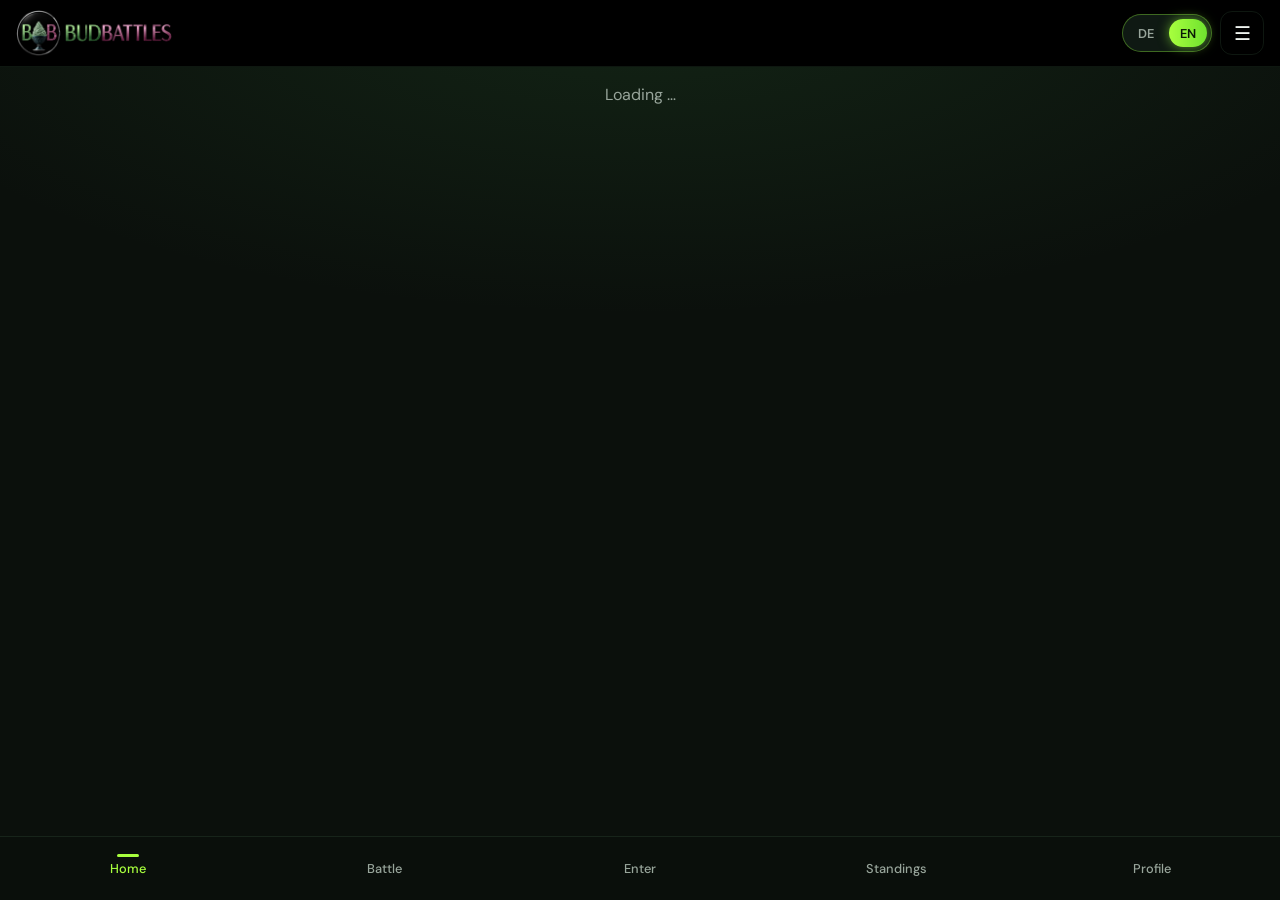
<file: budbattles/index.html>
<!doctype html>
<html lang="de" translate="no">
<head>
  <meta charset="utf-8">
  <meta name="viewport" content="width=device-width, initial-scale=1, viewport-fit=cover">
  <meta name="theme-color" content="#000000">
  <meta name="color-scheme" content="dark">
  <meta name="robots" content="noindex">
  <meta name="google" content="notranslate">
  <title>BudBattles</title>
  <link rel="manifest" href="manifest.webmanifest">
  <link rel="icon" href="icons/icon-32.png" sizes="32x32" type="image/png">
  <link rel="icon" href="icons/icon-48.png" sizes="48x48" type="image/png">
  <link rel="apple-touch-icon" href="icons/icon-180.png">
  <meta name="apple-mobile-web-app-capable" content="yes">
  <meta name="apple-mobile-web-app-status-bar-style" content="black-translucent">
  <link rel="stylesheet" href="css/style.css">
</head>
<body>
  <header id="topbar" class="topbar"></header>
  <div id="menu" class="menu" hidden></div>
  <div id="demo-banner" class="demo-banner" role="note"></div>
  <main id="main" class="main" tabindex="-1"></main>
  <nav id="bottomnav" class="bottomnav" aria-label="Navigation"></nav>
  <noscript>Bitte JavaScript aktivieren. / Please enable JavaScript.</noscript>
  <script type="module" src="js/app.js"></script>
</body>
</html>
</file>
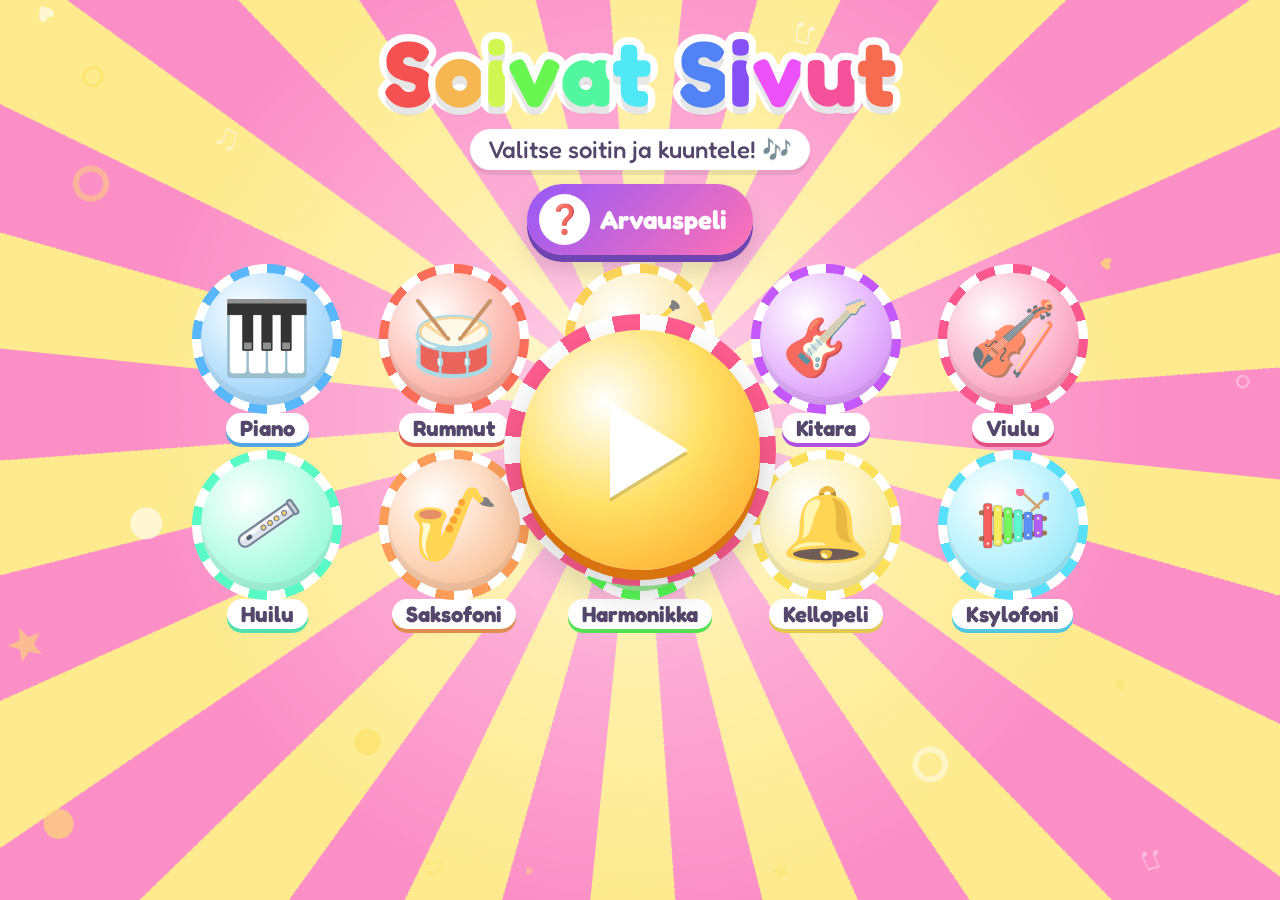
<file: soivat-sivut/index.html>
<!DOCTYPE html>
<html lang="fi">
<head>
<meta charset="UTF-8">
<meta name="viewport" content="width=device-width, initial-scale=1, viewport-fit=cover">
<meta name="theme-color" content="#ff7eb6">
<meta name="description" content="Soivat Sivut – värikäs musiikkikirja lapsille. Paina soitinta ja kuuntele!">
<meta name="apple-mobile-web-app-capable" content="yes">
<meta name="mobile-web-app-capable" content="yes">
<title>Soivat Sivut</title>
<link rel="manifest" href="manifest.webmanifest">
<link rel="icon" href="icon.svg" type="image/svg+xml">
<link rel="preconnect" href="https://fonts.googleapis.com">
<link rel="preconnect" href="https://fonts.gstatic.com" crossorigin>
<link href="https://fonts.googleapis.com/css2?family=Fredoka:wght@500;700&display=swap" rel="stylesheet">
<style>
@property --h1 { syntax: '<number>'; inherits: true; initial-value: 330; }
@property --h2 { syntax: '<number>'; inherits: true; initial-value: 50; }

:root {
  --h1: 330;
  --h2: 50;
  --ink: #2b1846;
  --emoji: "Apple Color Emoji", "Segoe UI Emoji", "Noto Color Emoji", sans-serif;
  transition: --h1 .8s ease, --h2 .8s ease;
}

* { box-sizing: border-box; margin: 0; padding: 0; -webkit-tap-highlight-color: transparent; }

html, body { height: 100%; overflow: hidden; }

body {
  font-family: 'Fredoka', ui-rounded, 'SF Pro Rounded', 'Segoe UI', system-ui, sans-serif;
  color: var(--ink);
  background: hsl(var(--h1) 90% 72%);
  user-select: none;
  -webkit-user-select: none;
  -webkit-touch-callout: none;
  touch-action: manipulation;
  overscroll-behavior: none;
}

button { font: inherit; color: inherit; border: 0; background: none; cursor: pointer; }
button:focus-visible { outline: 4px solid #fff; outline-offset: 4px; }

/* ─── Pyörivä aurinkotausta ─── */
#sun {
  position: fixed;
  left: 50%; top: 46%;
  width: 260vmax; height: 260vmax;
  margin: -130vmax 0 0 -130vmax;
  background: repeating-conic-gradient(
    hsl(var(--h1) 95% 72%) 0deg 10deg,
    hsl(var(--h2) 98% 72%) 10deg 20deg);
  will-change: transform;
  z-index: 0;
}
#glow {
  position: fixed; inset: 0; z-index: 0; pointer-events: none;
  background: radial-gradient(circle at 50% 46%, rgba(255,255,255,.7) 0, rgba(255,255,255,.25) 32%, transparent 62%);
}
canvas { position: fixed; left: 0; top: 0; pointer-events: none; }
#bg { z-index: 1; }
#fx { z-index: 5; }

.screen { position: fixed; inset: 0; z-index: 2; display: flex; flex-direction: column; }
.screen[hidden] { display: none; }

@keyframes spin { to { transform: rotate(360deg); } }
@keyframes spinBack { to { transform: rotate(-360deg); } }
@keyframes hop { 0%, 100% { transform: translateY(0) rotate(-4deg); } 50% { transform: translateY(-14%) rotate(4deg); } }
@keyframes bob { 0%, 100% { transform: translateY(0) rotate(-3deg); } 50% { transform: translateY(-8px) rotate(3deg); } }
@keyframes sway { 0%, 100% { transform: rotate(-7deg) scale(1); } 50% { transform: rotate(7deg) scale(1.04); } }
@keyframes nudge { 0%, 100% { transform: translateY(0); } 50% { transform: translateY(-8px); } }

/* ─── Kotisivu ─── */
#home {
  align-items: center;
  overflow-y: auto;
  padding: max(14px, env(safe-area-inset-top)) 16px max(20px, env(safe-area-inset-bottom));
}
.logo {
  font-size: clamp(42px, 12vw, 92px);
  font-weight: 700;
  line-height: 1.05;
  display: flex; flex-wrap: wrap; justify-content: center;
  gap: 0 .3em;
  margin: 10px 0 2px;
  text-align: center;
}
.logo .word { display: flex; }
.logo span.ch {
  display: inline-block;
  color: hsl(calc(var(--i) * 37) 90% 55%);
  -webkit-text-stroke: .16em #fff;
  paint-order: stroke fill;
  text-shadow: 0 .09em 0 rgba(0,0,0,.12);
  animation: hop 1.8s ease-in-out infinite;
  animation-delay: calc(var(--i) * -.14s);
}
.tagline {
  font-size: clamp(17px, 4.2vw, 24px);
  font-weight: 500;
  background: #fff;
  padding: 6px 18px;
  border-radius: 999px;
  box-shadow: 0 5px 0 rgba(0,0,0,.1);
  margin: 6px 0 10px;
  text-align: center;
}
.grid {
  display: grid;
  grid-template-columns: repeat(auto-fill, minmax(min(40vw, 150px), 1fr));
  gap: 16px 12px;
  width: 100%;
  max-width: 920px;
  padding: 12px 0 8px;
}
.bubble { display: flex; flex-direction: column; align-items: center; gap: 8px; }
.bubble .bw {
  position: relative;
  width: min(34vw, 132px);
  aspect-ratio: 1;
  animation: bob 3s ease-in-out infinite;
  animation-delay: var(--d);
}
.bubble .ring {
  position: absolute; inset: -9px; border-radius: 50%;
  background: repeating-conic-gradient(hsl(var(--h) 95% 58%) 0 15deg, #fff 15deg 30deg);
  animation: spin 7s linear infinite;
}
.bubble .disc {
  position: absolute; inset: 0; border-radius: 50%;
  display: grid; place-items: center;
  background: radial-gradient(circle at 35% 30%, #fff 0, hsl(var(--h) 95% 86%) 40%, hsl(var(--h) 85% 66%) 100%);
  box-shadow: inset 0 -8px 0 rgba(0,0,0,.08);
}
.bubble .art { font-size: min(18vw, 72px); }
.bubble .label {
  font-weight: 700;
  font-size: clamp(17px, 4.4vw, 22px);
  background: #fff;
  padding: 2px 14px;
  border-radius: 999px;
  box-shadow: 0 4px 0 hsl(var(--h) 70% 50%);
}
.bubble:active .bw { transform: scale(.92); }

/* ─── Soitinsivu ─── */
.top {
  display: flex; align-items: center; justify-content: space-between; gap: 8px;
  padding: max(10px, env(safe-area-inset-top)) max(12px, env(safe-area-inset-right)) 4px max(12px, env(safe-area-inset-left));
}
.top .group { display: flex; gap: 8px; }
.iconbtn {
  width: 54px; height: 54px; flex: none;
  border-radius: 50%;
  background: #fff;
  box-shadow: 0 5px 0 rgba(0,0,0,.15);
  font-size: 26px; font-family: var(--emoji);
  display: grid; place-items: center;
  transition: transform .1s, box-shadow .1s, opacity .2s;
}
.iconbtn:active { transform: translateY(4px); box-shadow: 0 1px 0 rgba(0,0,0,.15); }
.iconbtn.off { opacity: .45; }
.iconbtn[hidden] { display: none; }
.dots { display: flex; gap: 7px; flex-wrap: wrap; justify-content: center; min-width: 0; }
.dots i {
  width: 12px; height: 12px; border-radius: 50%;
  background: rgba(255,255,255,.65);
  box-shadow: 0 2px 0 rgba(0,0,0,.12);
  transition: transform .3s, background .3s;
}
.dots i.on { background: #fff; transform: scale(1.5); }

.middle {
  flex: 1; min-height: 0;
  position: relative;
  display: flex; flex-direction: column; align-items: center; justify-content: center;
  touch-action: pan-y;
}
.stagewrap { display: flex; flex-direction: column; align-items: center; }
.name {
  font-size: clamp(34px, min(10vw, 8vh), 76px);
  font-weight: 700;
  line-height: 1.1;
  color: #fff;
  -webkit-text-stroke: .17em hsl(var(--h1) 75% 42%);
  paint-order: stroke fill;
  text-shadow: 0 .1em 0 rgba(0,0,0,.12);
  margin-bottom: 4px;
}
.stage {
  position: relative;
  width: min(62vw, 44vh, 420px);
  aspect-ratio: 1;
  margin: 10px 0;
}
.stage .ring1, .stage .ring2 { position: absolute; border-radius: 50%; pointer-events: none; }
.stage .ring1 {
  inset: -9%;
  background: repeating-conic-gradient(#fff 0 7deg, transparent 7deg 18deg);
  -webkit-mask: radial-gradient(circle, transparent 60%, #000 61%, #000 70%, transparent 71%);
          mask: radial-gradient(circle, transparent 60%, #000 61%, #000 70%, transparent 71%);
  animation: spin 14s linear infinite;
}
.stage .ring2 {
  inset: -3%;
  background: repeating-conic-gradient(hsl(var(--h1) 90% 55%) 0 10deg, hsl(var(--h2) 95% 55%) 10deg 20deg);
  animation: spinBack 9s linear infinite;
}
.stage .disc {
  position: absolute; inset: 3%;
  border-radius: 50%;
  display: grid; place-items: center;
  background: radial-gradient(circle at 35% 30%, #fff 0, hsl(var(--h2) 100% 88%) 42%, hsl(var(--h2) 92% 66%) 100%);
  box-shadow: inset 0 -12px 0 rgba(0,0,0,.08), 0 14px 30px rgba(0,0,0,.2);
}
.stage .artwrap { display: grid; place-items: center; }
.stage .art {
  font-size: min(34vw, 25vh, 230px);
  animation: sway 3.2s ease-in-out infinite;
  filter: drop-shadow(0 8px 0 rgba(0,0,0,.14));
}
.art { font-family: var(--emoji); line-height: 1; display: inline-grid; place-items: center; }
.art svg { width: 1em; height: 1em; display: block; }

.say {
  position: absolute;
  top: -2%; right: -8%;
  background: #fff;
  padding: .25em .7em;
  border-radius: 1em;
  font-size: clamp(20px, 5vw, 34px);
  font-weight: 700;
  white-space: nowrap;
  box-shadow: 0 6px 0 rgba(0,0,0,.12);
  transform: scale(0);
  pointer-events: none;
  z-index: 2;
}
.say::after {
  content: ''; position: absolute; left: 22%; bottom: -12px;
  border: 12px solid transparent; border-top-color: #fff; border-bottom: 0;
}
.hint {
  font-size: clamp(18px, 4.5vw, 26px);
  font-weight: 700;
  color: #fff;
  -webkit-text-stroke: .16em var(--ink);
  paint-order: stroke fill;
  animation: nudge 1.2s ease-in-out infinite;
  min-height: 1.3em;
}
.hint.gone { visibility: hidden; }

.navbtn {
  position: absolute; top: 50%;
  width: 60px; height: 60px; margin-top: -30px;
  border-radius: 50%;
  background: #fff;
  box-shadow: 0 5px 0 rgba(0,0,0,.15);
  font-size: 34px; font-weight: 700; line-height: 1;
  display: grid; place-items: center;
  z-index: 3;
}
.navbtn:active { transform: translateY(4px); box-shadow: 0 1px 0 rgba(0,0,0,.15); }
#prev { left: max(8px, env(safe-area-inset-left)); }
#next { right: max(8px, env(safe-area-inset-right)); }

.pads {
  display: flex; justify-content: center;
  gap: clamp(6px, 2vw, 14px);
  padding: 6px max(12px, env(safe-area-inset-right)) max(16px, env(safe-area-inset-bottom)) max(12px, env(safe-area-inset-left));
  touch-action: none;
}
.pad {
  flex: 1 1 0; max-width: 104px;
  height: clamp(62px, 13vh, 112px);
  border-radius: 22px;
  background: radial-gradient(circle at 35% 25%, hsl(var(--c) 100% 80%), hsl(var(--c) 90% 58%) 60%);
  box-shadow: 0 7px 0 hsl(var(--c) 70% 38%), 0 12px 18px rgba(0,0,0,.15);
  color: #fff;
  font-weight: 700;
  font-size: clamp(16px, 4.2vw, 24px);
  text-shadow: 0 2px 0 hsl(var(--c) 70% 35%);
  display: grid; place-items: center;
}

/* Aloituspeitto: ääni vaatii ensimmäisen kosketuksen */
#start {
  position: fixed; inset: 0; z-index: 10;
  display: grid; place-items: center;
  background: rgba(255,255,255,.2);
}
#start[hidden] { display: none; }
#start button {
  width: min(56vw, 240px); aspect-ratio: 1;
  border-radius: 50%;
  background: radial-gradient(circle at 35% 30%, #fff, #ffe066 45%, #ff9f1c);
  box-shadow: 0 10px 0 #d9730d, 0 20px 40px rgba(0,0,0,.2);
  font-size: min(22vw, 96px);
  display: grid; place-items: center;
  animation: bob 1.6s ease-in-out infinite;
  position: relative;
}
#start button::before {
  content: ''; position: absolute; inset: -16px; border-radius: 50%; z-index: -1;
  background: repeating-conic-gradient(#fff 0 12deg, #ff5d8f 12deg 24deg);
  animation: spin 5s linear infinite;
}
#start .play { width: 0; height: 0; border-style: solid; border-width: .5em 0 .5em .82em; border-color: transparent transparent transparent #fff; margin-left: .18em; filter: drop-shadow(0 4px 0 rgba(0,0,0,.15)); }

/* ─── Arvauspeli ─── */
.gamebtn {
  display: flex; align-items: center; gap: 10px;
  margin: 4px 0 6px;
  padding: 10px 26px 10px 12px;
  border-radius: 999px;
  background: linear-gradient(135deg, #7b2ff7, #ff4fa0);
  color: #fff;
  font-weight: 700;
  font-size: clamp(19px, 4.8vw, 26px);
  box-shadow: 0 7px 0 #4b169e, 0 14px 24px rgba(0,0,0,.18);
  animation: bob 2.4s ease-in-out infinite;
}
.gamebtn .art {
  width: 1.8em; height: 1.8em; border-radius: 50%;
  background: #fff; font-size: 1.1em;
}
.gamebtn:active { transform: translateY(5px); box-shadow: 0 2px 0 #4b169e; }

.score { display: flex; gap: 2px; }
.score i {
  font-style: normal;
  font-size: clamp(30px, 8vw, 42px);
  line-height: 1;
  color: rgba(255,255,255,.55);
  -webkit-text-stroke: .07em rgba(0,0,0,.18);
  paint-order: stroke fill;
  display: inline-block;
}
.score i.on { color: #ffd23f; -webkit-text-stroke-color: #c98a00; text-shadow: 0 0 8px #fff, 0 0 16px #fff; }

.qstage .qmark {
  font-family: inherit;
  font-weight: 700;
  font-size: min(30vw, 22vh, 200px);
  line-height: 1;
  color: #fff;
  -webkit-text-stroke: .12em hsl(var(--h1) 75% 45%);
  paint-order: stroke fill;
  animation: sway 1.6s ease-in-out infinite;
  display: inline-block;
}
.qstage .replay {
  position: absolute; right: 2%; bottom: 2%;
  width: 26%; aspect-ratio: 1; border-radius: 50%;
  background: #fff;
  box-shadow: 0 5px 0 rgba(0,0,0,.15);
  display: grid; place-items: center;
  font-family: var(--emoji);
  font-size: min(8vw, 6vh, 48px);
  z-index: 2;
}
.feedback {
  position: absolute; inset: 0;
  display: grid; place-items: center;
  pointer-events: none;
  z-index: 4;
}
.feedback .fb {
  background: #fff;
  border-radius: 28px;
  padding: .35em .8em .45em;
  text-align: center;
  font-weight: 700;
  font-size: clamp(28px, 8vw, 58px);
  line-height: 1.1;
  box-shadow: 0 8px 0 rgba(0,0,0,.15), 0 18px 40px rgba(0,0,0,.2);
  transform: scale(0);
  max-width: 92vw;
}
.feedback .fb small { display: block; font-size: .55em; color: hsl(var(--h1) 60% 40%); }
.feedback .fb.good { color: #e0197d; }
.feedback .fb.try { color: #6a2fd6; }

.choices {
  display: flex; justify-content: center;
  gap: clamp(8px, 3vw, 28px);
  padding: 6px max(12px, env(safe-area-inset-right)) max(18px, env(safe-area-inset-bottom)) max(12px, env(safe-area-inset-left));
}
.choices .bubble { flex: 1 1 0; max-width: 180px; transition: opacity .3s, filter .3s; }
.choices .bw { width: min(26vw, 150px, 19vh); }
.choices .art { font-size: min(14vw, 10vh, 84px); }
.choices .bubble:disabled { opacity: .35; filter: grayscale(.8); cursor: default; }

@media (orientation: landscape) and (max-height: 500px) {
  .stage { width: min(40vw, 42vh); margin: 4px 0; }
  .name { font-size: clamp(26px, 8vh, 48px); margin-bottom: 0; }
  .hint { display: none; }
  .pad { height: clamp(52px, 16vh, 80px); }
  .choices .bw { width: min(18vw, 24vh); }
  .choices .bubble .label { font-size: 15px; }
}

@media (prefers-reduced-motion: reduce) {
  .logo span.ch, .bubble .bw, .stage .art, .hint, #start button, .gamebtn, .qstage .qmark { animation: none; }
  .bubble .ring, .stage .ring1, .stage .ring2, #start button::before { animation-duration: 60s; }
}
</style>
</head>
<body>
<div id="sun"></div>
<div id="glow"></div>
<canvas id="bg"></canvas>

<main id="home" class="screen">
  <h1 class="logo" aria-label="Soivat Sivut"></h1>
  <p class="tagline">Valitse soitin ja kuuntele! 🎶</p>
  <button class="gamebtn" id="gameBtn"><span class="art">❓</span>Arvauspeli</button>
  <div class="grid" id="grid"></div>
</main>

<section id="book" class="screen" hidden>
  <div class="top">
    <div class="group">
      <button class="iconbtn" data-home aria-label="Kotiin">🏠</button>
    </div>
    <div class="dots" id="dots"></div>
    <div class="group">
      <button class="iconbtn speak" aria-label="Puhe päälle tai pois" hidden>🗣️</button>
      <button class="iconbtn mute" aria-label="Ääni päälle tai pois">🔊</button>
    </div>
  </div>
  <div class="middle" id="middle">
    <button class="navbtn" id="prev" aria-label="Edellinen sivu">‹</button>
    <div class="stagewrap" id="stagewrap">
      <h2 class="name" id="name"></h2>
      <button class="stage" id="stage" aria-label="Soita kappale">
        <span class="ring1"></span>
        <span class="ring2"></span>
        <span class="disc"><span class="artwrap" id="artwrap"><span class="art" id="art"></span></span></span>
        <span class="say" id="say"></span>
      </button>
      <div class="hint" id="hint">👆 Paina soitinta!</div>
    </div>
    <button class="navbtn" id="next" aria-label="Seuraava sivu">›</button>
  </div>
  <div class="pads" id="pads"></div>
</section>

<section id="quiz" class="screen" hidden>
  <div class="top">
    <div class="group">
      <button class="iconbtn" data-home aria-label="Kotiin">🏠</button>
    </div>
    <div class="score" id="score" role="img" aria-label="Tähdet"></div>
    <div class="group">
      <button class="iconbtn speak" aria-label="Puhe päälle tai pois" hidden>🗣️</button>
      <button class="iconbtn mute" aria-label="Ääni päälle tai pois">🔊</button>
    </div>
  </div>
  <div class="middle">
    <div class="stagewrap">
      <h2 class="name">Mikä soitin soi?</h2>
      <button class="stage qstage" id="qstage" aria-label="Kuuntele uudestaan">
        <span class="ring1"></span>
        <span class="ring2"></span>
        <span class="disc"><span class="artwrap" id="qartwrap"><span class="art" id="qart"></span></span></span>
        <span class="replay" aria-hidden="true">🔁</span>
      </button>
    </div>
    <div class="feedback"><div class="fb" id="fb"></div></div>
  </div>
  <div class="choices" id="choices"></div>
</section>

<div id="start"><button aria-label="Aloita"><span class="play"></span></button></div>

<canvas id="fx"></canvas>

<script>
'use strict';

/* ════════════════════ Sisältö ════════════════════ */

const FLUTE_SVG = `<svg viewBox="0 0 100 100" aria-hidden="true"><g transform="rotate(-35 50 50)">
  <rect x="4" y="41" width="92" height="18" rx="9" fill="#d5dde8" stroke="#56627a" stroke-width="3"/>
  <rect x="9" y="44" width="82" height="5" rx="2.5" fill="#fff" opacity=".8"/>
  <ellipse cx="20" cy="50" rx="4.5" ry="3.2" fill="#2f3850"/>
  <circle cx="44" cy="50" r="3.4" fill="#f6c343" stroke="#56627a" stroke-width="1.5"/>
  <circle cx="55" cy="50" r="3.4" fill="#f6c343" stroke="#56627a" stroke-width="1.5"/>
  <circle cx="66" cy="50" r="3.4" fill="#f6c343" stroke="#56627a" stroke-width="1.5"/>
  <circle cx="79" cy="50" r="3.4" fill="#f6c343" stroke="#56627a" stroke-width="1.5"/>
  <rect x="90" y="39" width="7" height="22" rx="3" fill="#b8c2d2" stroke="#56627a" stroke-width="3"/>
</g></svg>`;

const XYLO_SVG = `<svg viewBox="0 0 100 100" aria-hidden="true">
  <path d="M6 33 L94 41 M6 69 L94 61" stroke="#8a5528" stroke-width="7" stroke-linecap="round"/>
  ${[0, 1, 2, 3, 4, 5].map(i => {
    const h = 62 - i * 6, x = 9 + i * 14, y = 51 - h / 2;
    return `<rect x="${x}" y="${y}" width="12" height="${h}" rx="4" fill="hsl(${i * 55} 90% 58%)" stroke="rgba(0,0,0,.25)" stroke-width="1.5"/>
            <circle cx="${x + 6}" cy="${y + 6}" r="1.6" fill="#fff"/><circle cx="${x + 6}" cy="${y + h - 6}" r="1.6" fill="#fff"/>`;
  }).join('')}
  <path d="M62 4 L86 26" stroke="#c98b4a" stroke-width="3.5" stroke-linecap="round"/>
  <circle cx="60" cy="4" r="6" fill="#ff4f7b"/>
  <path d="M96 12 L76 30" stroke="#c98b4a" stroke-width="3.5" stroke-linecap="round"/>
  <circle cx="97" cy="10" r="6" fill="#4f8bff"/>
</svg>`;

// Sävelet MIDI-numeroina (60 = keski-C). [sävel | sointu | null, iskujen määrä]
const INSTRUMENTS = [
  { id: 'piano', name: 'Piano', word: 'Pling plong!', art: '🎹', h1: 205, h2: 50, base: 60, bpm: 170,
    tune: [[60,1],[60,1],[67,1],[67,1],[69,1],[69,1],[67,2],[65,1],[65,1],[64,1],[64,1],[62,1],[62,1],[60,2]] },
  { id: 'drums', name: 'Rummut', word: 'Bum bum tsak!', art: '🥁', h1: 8, h2: 48, bpm: 190,
    pads: ['BUM', 'TSAK', 'TSS', 'TUM', 'PLÄS'],
    tune: [[0,1],[2,1],[1,1],[2,1],[0,1],[0,1],[1,1],[2,1],[3,.5],[3,.5],[3,.5],[3,.5],[1,.5],[1,.5],[1,.5],[1,.5],[[0,4],3]] },
  { id: 'trumpet', name: 'Trumpetti', word: 'Töö-töö-töö!', art: '🎺', h1: 45, h2: 190, base: 60, bpm: 150,
    tune: [[67,.5],[72,.5],[76,.5],[79,1.5],[76,.5],[79,3]] },
  { id: 'guitar', name: 'Kitara', word: 'Tsing tsang!', art: '🎸', h1: 280, h2: 55, base: 48, bpm: 140,
    tune: [[48,.5],[55,.5],[60,.5],[64,.5],[[48,52,55,60,64],1.5],[[43,47,50,55,59,67],1.5],[[48,52,55,60,64,72],3]] },
  { id: 'violin', name: 'Viulu', word: 'Viuu viuu!', art: '🎻', h1: 340, h2: 175, base: 67, bpm: 130,
    tune: [[67,1],[69,1],[71,1],[67,1],[67,1],[69,1],[71,1],[67,1],[71,1],[72,1],[74,2],[71,1],[72,1],[74,2]] },
  { id: 'flute', name: 'Huilu', word: 'Tii-tii-tii!', art: FLUTE_SVG, h1: 160, h2: 300, base: 72, bpm: 200,
    tune: [[72,1],[72,1],[72,1],[76,1],[74,1],[74,1],[74,1],[77,1],[76,1],[76,1],[74,1],[74,1],[72,3]] },
  { id: 'sax', name: 'Saksofoni', word: 'Duu-bi-duu!', art: '🎷', h1: 25, h2: 260, base: 48, bpm: 150,
    tune: [[48,.5],[51,.5],[53,.5],[54,.5],[55,1],[null,.5],[58,.5],[60,2.5]] },
  { id: 'accordion', name: 'Harmonikka', word: 'Humppa humppa!', art: '🪗', h1: 120, h2: 330, base: 60, bpm: 190,
    tune: [[48,.5],[[64,67,72],.5],[43,.5],[[64,67,72],.5],[48,.5],[[64,67,72],.5],[43,.5],[[62,65,71],.5],
           [72,.5],[71,.5],[72,.5],[74,.5],[[76,72,67],2]] },
  { id: 'bells', name: 'Kellopeli', word: 'Kilin kalin!', art: '🔔', h1: 50, h2: 215, base: 72, bpm: 210,
    tune: [[76,1],[76,1],[76,2],[76,1],[76,1],[76,2],[76,1],[79,1],[72,1.5],[74,.5],[76,3]] },
  { id: 'xylo', name: 'Ksylofoni', word: 'Kling klang!', art: XYLO_SVG, h1: 190, h2: 20, base: 72, bpm: 180,
    tune: [[72,.5],[74,.5],[76,.5],[79,.5],[81,.5],[84,.5],[86,.5],[88,.5],[91,1],[88,.5],[84,.5],[81,.5],[79,.5],[76,.5],[72,2]] },
];

const PENTA = [0, 2, 4, 7, 9, 12];
const SOLFA = ['do', 're', 'mi', 'so', 'la', 'do'];
const PAD_HUES = [0, 28, 50, 130, 200, 280];

/* ════════════════════ Ääni (Web Audio, kaikki syntetisoitu) ════════════════════ */

let ctx = null, master = null, noiseBuf = null;
let muted = false;
const mtof = m => 440 * Math.pow(2, (m - 69) / 12);

function audio() {
  if (!ctx) {
    const AC = window.AudioContext || window.webkitAudioContext;
    if (!AC) return null;
    ctx = new AC();
    const comp = ctx.createDynamicsCompressor();
    comp.threshold.value = -16;
    comp.ratio.value = 4;
    comp.connect(ctx.destination);
    master = ctx.createGain();
    master.gain.value = muted ? 0 : .8;
    master.connect(comp);
    const verb = ctx.createConvolver();
    verb.buffer = impulse(2.2);
    const wet = ctx.createGain();
    wet.gain.value = .22;
    master.connect(verb);
    verb.connect(wet);
    wet.connect(comp);
    noiseBuf = ctx.createBuffer(1, ctx.sampleRate * 2, ctx.sampleRate);
    const d = noiseBuf.getChannelData(0);
    for (let i = 0; i < d.length; i++) d[i] = Math.random() * 2 - 1;
  }
  if (ctx.state !== 'running') ctx.resume();
  return ctx;
}

function impulse(sec) {
  const len = Math.floor(ctx.sampleRate * sec);
  const buf = ctx.createBuffer(2, len, ctx.sampleRate);
  for (let c = 0; c < 2; c++) {
    const d = buf.getChannelData(c);
    for (let i = 0; i < len; i++) d[i] = (Math.random() * 2 - 1) * Math.pow(1 - i / len, 3);
  }
  return buf;
}

// Äänenvoimakkuuskäyrä: nousu → vaimeneminen tasolle sus → (valinnainen) päästö
function env(dest, t, a, peak, sus, decay, releaseAt, release) {
  const g = ctx.createGain();
  const p = g.gain;
  p.setValueAtTime(0, t);
  p.linearRampToValueAtTime(peak, t + a);
  p.setTargetAtTime(sus, t + a, decay);
  if (releaseAt != null) p.setTargetAtTime(0, Math.max(releaseAt, t + a), release);
  g.connect(dest);
  return g;
}

function osc(type, f, t, end, dest, amp = 1, detune = 0) {
  const o = ctx.createOscillator();
  o.type = type;
  o.frequency.setValueAtTime(f, t);
  o.detune.value = detune;
  if (amp !== 1) {
    const g = ctx.createGain();
    g.gain.value = amp;
    o.connect(g);
    g.connect(dest);
  } else {
    o.connect(dest);
  }
  o.start(t);
  o.stop(end);
  return o;
}

function filt(type, f, q, dest) {
  const b = ctx.createBiquadFilter();
  b.type = type;
  b.frequency.value = f;
  if (q != null) b.Q.value = q;
  b.connect(dest);
  return b;
}

function noise(t, end, dest) {
  const s = ctx.createBufferSource();
  s.buffer = noiseBuf;
  s.loop = true;
  s.connect(dest);
  s.start(t, Math.random() * 1.5);
  s.stop(end);
  return s;
}

function vibrato(oscs, t, end, rate, cents, delay) {
  const l = ctx.createOscillator();
  l.frequency.value = rate;
  const g = ctx.createGain();
  g.gain.setValueAtTime(0, t);
  g.gain.linearRampToValueAtTime(0, t + delay);
  g.gain.linearRampToValueAtTime(cents, t + delay + .25);
  l.connect(g);
  oscs.forEach(o => g.connect(o.detune));
  l.start(t);
  l.stop(end);
}

// Karplus–Strong -kielimalli kitaralle; puskurit välimuistiin sävelittäin
const ksCache = new Map();
function pluckBuffer(m) {
  if (ksCache.has(m)) return ksCache.get(m);
  const sr = ctx.sampleRate;
  const len = Math.floor(sr * 2);
  const buf = ctx.createBuffer(1, len, sr);
  const d = buf.getChannelData(0);
  const N = Math.max(2, Math.round(sr / mtof(m)));
  const ring = new Float32Array(N);
  let last = 0;
  for (let i = 0; i < N; i++) { last = last * .5 + (Math.random() * 2 - 1) * .5; ring[i] = last; }
  let idx = 0;
  for (let i = 0; i < len; i++) {
    const cur = ring[idx], nxt = ring[(idx + 1) % N];
    ring[idx] = (cur + nxt) * .5 * .996;
    d[i] = cur;
    idx = (idx + 1) % N;
  }
  ksCache.set(m, buf);
  return buf;
}

const VOICES = {
  piano(m, t, dur, out, v = 1) {
    const f = mtof(m), end = t + Math.max(dur, .3) + 1.2;
    const g = env(out, t, .004, .5 * v, 0, .55, t + Math.max(dur, .3) + .3, .12);
    const lp = filt('lowpass', f * 7, .7, g);
    lp.frequency.setTargetAtTime(f * 2.5, t, .25);
    osc('triangle', f, t, end, lp);
    osc('sine', f * 2, t, end, lp, .35, 4);
    osc('sine', f * 3, t, end, lp, .1);
  },

  xylo(m, t, dur, out, v = 1) {
    const f = mtof(m);
    osc('sine', f, t, t + 1.3, env(out, t, .002, .6 * v, 0, .2));
    osc('sine', f * 4, t, t + .4, env(out, t, .001, .18 * v, 0, .04));
    noise(t, t + .05, filt('bandpass', f * 2, 2, env(out, t, .001, .25 * v, 0, .01)));
  },

  bells(m, t, dur, out, v = 1) {
    const f = mtof(m);
    [[1, 1, 1.1], [2.76, .45, .45], [5.4, .25, .22], [8.93, .12, .1]].forEach(([r, a, tau]) => {
      osc('sine', f * r, t, t + tau * 7, env(out, t, .002, .28 * a * v, 0, tau));
    });
  },

  guitar(m, t, dur, out, v = 1) {
    const s = ctx.createBufferSource();
    s.buffer = pluckBuffer(m);
    const g = env(out, t, .002, .9 * v, .9 * v, 1, t + Math.max(dur, 1.4), .15);
    s.connect(filt('lowpass', 3500, .5, g));
    s.start(t);
  },

  trumpet(m, t, dur, out, v = 1) {
    const f = mtof(m), end = t + dur + .4;
    const g = env(out, t, .03, .32 * v, .26 * v, .1, t + dur, .06);
    const lp = filt('lowpass', f * 1.2, 1.5, g);
    lp.frequency.setValueAtTime(f * 1.2, t);
    lp.frequency.linearRampToValueAtTime(Math.min(f * 7, 9000), t + .06);
    lp.frequency.setTargetAtTime(f * 4, t + .06, .12);
    const o = osc('sawtooth', f, t, end, lp);
    o.detune.setValueAtTime(-60, t);
    o.detune.linearRampToValueAtTime(0, t + .05);
    vibrato([o], t, end, 5.5, 14, .2);
  },

  violin(m, t, dur, out, v = 1) {
    const f = mtof(m), end = t + dur + .5;
    const g = env(out, t, .1, .38 * v, .32 * v, .2, t + dur, .1);
    const lp = filt('lowpass', 4200, .6, g);
    const o1 = osc('sawtooth', f, t, end, lp, .6, -5);
    const o2 = osc('sawtooth', f, t, end, lp, .6, 5);
    vibrato([o1, o2], t, end, 6, 22, .1);
  },

  flute(m, t, dur, out, v = 1) {
    const f = mtof(m), end = t + dur + .4;
    const g = env(out, t, .06, .38 * v, .3 * v, .15, t + dur, .08);
    const o1 = osc('sine', f, t, end, g);
    const o2 = osc('triangle', f * 2, t, end, g, .07);
    vibrato([o1, o2], t, end, 5, 16, .15);
    noise(t, end, filt('bandpass', f, 5, env(out, t, .03, .14 * v, .04 * v, .08, t + dur, .05)));
  },

  sax(m, t, dur, out, v = 1) {
    const f = mtof(m), end = t + dur + .4;
    const g = env(out, t, .04, .3 * v, .24 * v, .15, t + dur, .08);
    const lp = filt('lowpass', f * 2, 3, g);
    lp.frequency.setValueAtTime(f * 2, t);
    lp.frequency.linearRampToValueAtTime(Math.min(f * 5, 8000), t + .08);
    const o1 = osc('sawtooth', f, t, end, lp, .7);
    const o2 = osc('square', f, t, end, lp, .3, 6);
    o1.detune.setValueAtTime(-40, t);
    o1.detune.linearRampToValueAtTime(0, t + .06);
    vibrato([o1, o2], t, end, 5, 20, .15);
    noise(t, end, filt('highpass', 2500, .7, env(out, t, .02, .04 * v, .015 * v, .1, t + dur, .05)));
  },

  accordion(m, t, dur, out, v = 1) {
    const f = mtof(m), end = t + dur + .4;
    const g = env(out, t, .04, .34 * v, .29 * v, .1, t + dur, .06);
    const lp = filt('lowpass', 2400, .7, g);
    [-9, 0, 9].forEach(dt => osc('sawtooth', f, t, end, lp, .45, dt));
  },

  // Rummuissa "sävel" on lyömäsoittimen numero 0–4
  drums(n, t, dur, out, v = 1) {
    if (n === 0) {            // BUM – bassorumpu
      const o = osc('sine', 160, t, t + .7, env(out, t, .002, 1 * v, 0, .14));
      o.frequency.exponentialRampToValueAtTime(42, t + .16);
      noise(t, t + .02, filt('highpass', 3000, .7, env(out, t, .001, .15 * v, 0, .004)));
    } else if (n === 1) {     // TSAK – virveli
      noise(t, t + .4, filt('highpass', 1200, .7, env(out, t, .001, .5 * v, 0, .06)));
      const o = osc('triangle', 200, t, t + .3, env(out, t, .001, .4 * v, 0, .05));
      o.frequency.exponentialRampToValueAtTime(140, t + .1);
    } else if (n === 2) {     // TSS – hi-hat
      noise(t, t + .2, filt('highpass', 7500, 1, env(out, t, .001, .3 * v, 0, .025)));
    } else if (n === 3) {     // TUM – tomi
      const o = osc('sine', 230, t, t + .8, env(out, t, .002, .8 * v, 0, .14));
      o.frequency.exponentialRampToValueAtTime(110, t + .3);
    } else {                  // PLÄS – symbaali
      noise(t, t + 2.6, filt('highpass', 5000, .5, env(out, t, .001, .35 * v, 0, .55)));
      noise(t, t + 1, filt('bandpass', 3200, 1, env(out, t, .001, .2 * v, 0, .2)));
    }
  },
};

let tune = null;

function stopTune() {
  if (!tune) return;
  tune.timers.forEach(clearTimeout);
  const bus = tune.bus, now = ctx.currentTime;
  bus.gain.cancelScheduledValues(now);
  bus.gain.setValueAtTime(bus.gain.value, now);
  bus.gain.linearRampToValueAtTime(0, now + .08);
  setTimeout(() => bus.disconnect(), 300);
  tune = null;
}

function playTune(ins) {
  if (!audio()) return;
  stopTune();
  const bus = ctx.createGain();
  bus.connect(master);
  const beat = 60 / ins.bpm;
  const timers = [];
  let t = ctx.currentTime + .06;
  ins.tune.forEach(([n, b]) => {
    const notes = n == null ? [] : Array.isArray(n) ? n : [n];
    const strum = ins.id === 'guitar' ? .035 : 0;
    notes.forEach((x, k) => VOICES[ins.id](x, t + k * strum, b * beat * .92, bus, 1 / Math.sqrt(notes.length)));
    if (notes.length) {
      timers.push(setTimeout(() => onNote(ins, notes, true), Math.max(0, (t - ctx.currentTime) * 1000)));
    }
    t += b * beat;
  });
  const me = { bus, timers };
  timers.push(setTimeout(() => { if (tune === me) tune = null; }, (t - ctx.currentTime) * 1000 + 1500));
  tune = me;
}

function playPad(j) {
  const ins = INSTRUMENTS[page];
  if (!ins || !audio()) return;
  const note = ins.drum ? j : ins.base + PENTA[j];
  VOICES[ins.id](note, ctx.currentTime + .005, .5, master, 1);
  onNote(ins, [note], false, j);
}

function setMuted(m) {
  muted = m;
  if (master) master.gain.setTargetAtTime(m ? 0 : .8, ctx.currentTime, .03);
  muteBtns.forEach(b => {
    b.textContent = m ? '🔇' : '🔊';
    b.classList.toggle('off', m);
  });
}

/* ─── Palauteäänet arvauspeliin ─── */

// Käsientaputus: kolme nopeaa kohinapurskahdusta ja lyhyt kaiku
function clap(t, v = 1, f = 1100) {
  [0, .011, .022].forEach((d, i) => {
    noise(t + d, t + d + .2, filt('bandpass', f, 1.2, env(master, t + d, .001, .45 * v, 0, i < 2 ? .008 : .06)));
  });
}

function applause(t, dur, density) {
  for (let i = 0; i < dur * density; i++) clap(t + Math.random() * dur, rand(.15, .45), rand(800, 1600));
}

// Iloinen "Jee!" -huudahdus: sahalaine nousevalla sävelkorkeudella ja ii-vokaalin formantit
function yay(t, f0, v = 1) {
  const end = t + 1;
  const g = env(master, t, .05, .5 * v, .4 * v, .3, t + .6, .1);
  const o = ctx.createOscillator();
  o.type = 'sawtooth';
  o.frequency.setValueAtTime(f0 * .75, t);
  o.frequency.linearRampToValueAtTime(f0 * 1.25, t + .25);
  o.frequency.linearRampToValueAtTime(f0 * 1.1, t + .8);
  [[280, 6, 1], [2300, 10, .5], [3100, 12, .3]].forEach(([f, q, a]) => {
    const ag = ctx.createGain();
    ag.gain.value = a;
    ag.connect(g);
    o.connect(filt('bandpass', f, q, ag));
  });
  vibrato([o], t, end, 7, 30, .2);
  o.start(t);
  o.stop(end);
}

function playCheer() {
  if (!audio()) return;
  const t = ctx.currentTime + .02;
  [[60, 0], [64, .1], [67, .2]].forEach(([m, d]) => VOICES.trumpet(m, t + d, .09, master, .8));
  VOICES.trumpet(72, t + .3, .6, master, .9);
  yay(t + .35, 520);
  yay(t + .4, 700, .8);
  applause(t + .3, 1.8, 26);
  [84, 88, 91, 96, 100].forEach((m, i) => VOICES.bells(m, t + .45 + i * .07, .2, master, .5));
}

function playEncourage() {
  if (!audio()) return;
  const t = ctx.currentTime + .02;
  // Pehmeä "hups" ilman pettymyksen tuntua
  const o = osc('sine', 520, t, t + .5, env(master, t, .01, .35, 0, .12));
  o.frequency.exponentialRampToValueAtTime(260, t + .3);
  // Kannustavat taputukset ja nouseva "sinä pystyt siihen" -melodia
  clap(t + .35, .8);
  clap(t + .6, .8);
  [[67, .35], [69, .6], [72, .85], [76, 1.05]].forEach(([m, d]) => VOICES.xylo(m, t + d, .2, master, .8));
}

function playParty() {
  if (!audio()) return;
  const t = ctx.currentTime + .02;
  [[67, 0, .1], [72, .15, .1], [76, .3, .1], [79, .45, .4], [76, .9, .12], [79, 1.05, .9]]
    .forEach(([m, d, l]) => { VOICES.trumpet(m, t + d, l, master, .9); VOICES.trumpet(m - 12, t + d, l, master, .5); });
  yay(t + 1, 560);
  yay(t + 1.05, 740, .8);
  applause(t + .9, 3, 30);
  VOICES.drums(4, t + 1.05, 1, master, 1);
}

/* ════════════════════ Puhe (suomenkielinen ääni, jos laitteessa on) ════════════════════ */

let fiVoice = null, speakOn = true;
const canSpeak = 'speechSynthesis' in window;

function loadVoices() {
  if (!canSpeak) return;
  fiVoice = speechSynthesis.getVoices().find(v => /^fi/i.test(v.lang)) || null;
  speakBtns.forEach(b => { b.hidden = !fiVoice; });
}

function say(text) {
  if (!canSpeak || !fiVoice || !speakOn) return;
  speechSynthesis.cancel();
  const u = new SpeechSynthesisUtterance(text);
  u.voice = fiVoice;
  u.lang = fiVoice.lang;
  u.rate = .9;
  u.pitch = 1.3;
  speechSynthesis.speak(u);
}

/* ════════════════════ Visuaalit: pyörivä tausta, leijuvat muodot, kipinät ════════════════════ */

const reduceMotion = matchMedia('(prefers-reduced-motion: reduce)').matches;
const $ = s => document.querySelector(s);
const sun = $('#sun'), bg = $('#bg'), fx = $('#fx');
const bctx = bg.getContext('2d'), fctx = fx.getContext('2d');
let W = 0, H = 0;
let sunAngle = 0, sunBoost = 0;
let hue1 = 330, hue2 = 50;
const floaters = [], particles = [], waves = [];
const SHAPES = ['note', 'note2', 'star', 'circle', 'ring', 'heart'];

function resize() {
  const dpr = Math.min(2, window.devicePixelRatio || 1);
  W = innerWidth; H = innerHeight;
  for (const [c, x] of [[bg, bctx], [fx, fctx]]) {
    c.width = Math.round(W * dpr);
    c.height = Math.round(H * dpr);
    c.style.width = W + 'px';
    c.style.height = H + 'px';
    x.setTransform(dpr, 0, 0, dpr, 0, 0);
  }
}

function rand(a, b) { return a + Math.random() * (b - a); }
function pick(a) { return a[Math.floor(Math.random() * a.length)]; }

function makeFloater(anywhere) {
  return {
    x: rand(0, W), y: anywhere ? rand(0, H) : H + 40,
    s: rand(10, 28), rot: rand(0, 6.28), vr: rand(-1.2, 1.2),
    vy: rand(-45, -15), sway: rand(0, 6.28), shape: pick(SHAPES),
    white: Math.random() < .55, a: rand(.35, .7),
  };
}

function drawShape(c, shape, s) {
  switch (shape) {
    case 'circle': c.beginPath(); c.arc(0, 0, s * .6, 0, 6.2832); c.fill(); break;
    case 'ring': c.lineWidth = s * .22; c.beginPath(); c.arc(0, 0, s * .55, 0, 6.2832); c.stroke(); break;
    case 'star': {
      c.beginPath();
      for (let i = 0; i < 10; i++) {
        const r = i % 2 ? s * .32 : s * .75, a = i * Math.PI / 5 - Math.PI / 2;
        c.lineTo(Math.cos(a) * r, Math.sin(a) * r);
      }
      c.closePath(); c.fill(); break;
    }
    case 'heart': {
      const k = s * .045;
      c.beginPath();
      c.moveTo(0, 6 * k);
      c.bezierCurveTo(-14 * k, -4 * k, -6 * k, -14 * k, 0, -6 * k);
      c.bezierCurveTo(6 * k, -14 * k, 14 * k, -4 * k, 0, 6 * k);
      c.fill(); break;
    }
    default:
      c.font = `700 ${s * 1.6}px sans-serif`;
      c.textAlign = 'center'; c.textBaseline = 'middle';
      c.fillText(shape === 'note' ? '♪' : '♫', 0, 0);
  }
}

const MAX_PARTICLES = 700;

function burst(x, y, hue, n = 16, power = 1, shapes = SHAPES) {
  if (reduceMotion) n = Math.ceil(n / 3);
  for (let i = 0; i < n && particles.length < MAX_PARTICLES; i++) {
    const a = rand(0, 6.2832), sp = rand(180, 520) * power;
    particles.push({
      x, y, vx: Math.cos(a) * sp, vy: Math.sin(a) * sp - 120 * power,
      rot: rand(0, 6.28), vr: rand(-8, 8), s: rand(12, 28),
      shape: pick(shapes), color: `hsl(${hue + rand(-35, 35)} 95% ${rand(52, 68)}%)`,
      life: 0, max: rand(.8, 1.5),
    });
  }
  waves.push({ x, y, r: 10, life: 0, max: .7, color: `hsl(${hue} 95% 60%)` });
}

// Kultainen tähtisade ylhäältä
function starRain(n) {
  if (reduceMotion) n = Math.ceil(n / 4);
  for (let i = 0; i < n && particles.length < MAX_PARTICLES; i++) {
    particles.push({
      x: rand(0, W), y: rand(-120, -10), vx: rand(-60, 60), vy: rand(0, 220),
      rot: rand(0, 6.28), vr: rand(-5, 5), s: rand(16, 36),
      shape: 'star', color: `hsl(${rand(38, 55)} 100% ${rand(55, 70)}%)`,
      life: 0, max: rand(2.4, 3.4),
    });
  }
}

// Ilotulitus: purskeita satunnaisiin kohtiin ruudun yläosassa
function fireworks(count, spread) {
  for (let i = 0; i < count; i++) {
    setTimeout(() => burst(rand(W * .1, W * .9), rand(H * .1, H * .5), rand(0, 360), 26, 1.2),
      i * spread + rand(0, 120));
  }
}

function center(el) {
  const r = el.getBoundingClientRect();
  return [r.left + r.width / 2, r.top + r.height / 2];
}

function onNote(ins, notes, fromTune, padIndex) {
  const n = notes[0];
  const hue = ins.drum ? PAD_HUES[n] : ((n % 12) * 30 + 10);
  const inQuiz = mode === 'quiz';
  if (fromTune) {
    const [x, y] = center(inQuiz ? qStage : stageEl);
    burst(x, y, hue, 14 + notes.length * 3, 1);
    // Sytytä vastaava värinappi, jos kappaleen sävel löytyy napeista
    const j = ins.drum ? n : PENTA.findIndex(p => ins.base + p === n);
    if (j >= 0 && !inQuiz) flashPad(j);
  } else {
    flashPad(padIndex);
    const pad = padsEl.children[padIndex];
    if (pad) { const [x, y] = center(pad); burst(x, y - 20, PAD_HUES[padIndex], 12, .9); }
  }
  bounceArt(fromTune ? 1 : .6, inQuiz ? qArtWrap : artWrap);
  sunBoost += fromTune ? 70 : 45;
}

function bounceArt(k, el = artWrap) {
  if (reduceMotion) return;
  el.animate([
    { transform: 'scale(1) rotate(0)' },
    { transform: `scale(${1 + .22 * k}, ${1 - .12 * k}) rotate(${rand(-12, 12) * k}deg)` },
    { transform: `scale(${1 - .06 * k}, ${1 + .12 * k})` },
    { transform: 'scale(1) rotate(0)' },
  ], { duration: 380, easing: 'ease-out' });
}

function flashPad(j) {
  const pad = padsEl.children[j];
  if (!pad) return;
  pad.animate([
    { transform: 'translateY(6px) scale(.96)', filter: 'brightness(1.35)', boxShadow: '0 1px 0 rgba(0,0,0,.2)' },
    { transform: 'none', filter: 'none' },
  ], { duration: 260, easing: 'ease-out' });
}

let lastT = performance.now();
function frame(now) {
  const dt = Math.min(.05, (now - lastT) / 1000);
  lastT = now;

  // Aurinkosäteet pyörivät koko ajan, ja jokainen sävel antaa vauhtia
  sunAngle = (sunAngle + ((reduceMotion ? 1.5 : 9) + sunBoost) * dt) % 360;
  sunBoost *= Math.exp(-dt * 2.2);
  sun.style.transform = `rotate(${sunAngle}deg)`;

  // Leijuvat taustamuodot
  bctx.clearRect(0, 0, W, H);
  for (const f of floaters) {
    f.y += f.vy * dt * (1 + sunBoost / 60);
    f.rot += f.vr * dt;
    f.sway += dt;
    if (f.y < -50) Object.assign(f, makeFloater(false));
    bctx.save();
    bctx.globalAlpha = f.a;
    bctx.translate(f.x + Math.sin(f.sway) * 18, f.y);
    bctx.rotate(f.rot);
    bctx.fillStyle = bctx.strokeStyle = f.white ? '#fff' : `hsl(${hue2} 95% 62%)`;
    drawShape(bctx, f.shape, f.s);
    bctx.restore();
  }

  // Kipinät ja aallot
  fctx.clearRect(0, 0, W, H);
  for (let i = waves.length - 1; i >= 0; i--) {
    const w = waves[i];
    w.life += dt;
    if (w.life > w.max) { waves.splice(i, 1); continue; }
    const k = w.life / w.max;
    fctx.globalAlpha = (1 - k) * .8;
    fctx.strokeStyle = w.color;
    fctx.lineWidth = 10 * (1 - k) + 2;
    fctx.beginPath();
    fctx.arc(w.x, w.y, 20 + k * Math.min(W, H) * .35, 0, 6.2832);
    fctx.stroke();
  }
  for (let i = particles.length - 1; i >= 0; i--) {
    const p = particles[i];
    p.life += dt;
    if (p.life > p.max) { particles.splice(i, 1); continue; }
    p.vy += 420 * dt;
    p.vx *= Math.exp(-dt * 1.2);
    p.x += p.vx * dt;
    p.y += p.vy * dt;
    p.rot += p.vr * dt;
    const k = p.life / p.max;
    fctx.save();
    fctx.globalAlpha = 1 - k * k;
    fctx.translate(p.x, p.y);
    fctx.rotate(p.rot);
    const pop = Math.min(1, p.life * 10);
    fctx.scale(pop, pop);
    fctx.fillStyle = fctx.strokeStyle = p.color;
    drawShape(fctx, p.shape, p.s);
    fctx.restore();
  }
  fctx.globalAlpha = 1;

  requestAnimationFrame(frame);
}

/* ════════════════════ Näkymät ja ohjaus ════════════════════ */

const home = $('#home'), book = $('#book'), grid = $('#grid');
const nameEl = $('#name'), artEl = $('#art'), artWrap = $('#artwrap'), stageEl = $('#stage');
const stageWrap = $('#stagewrap'), sayEl = $('#say'), hintEl = $('#hint');
const padsEl = $('#pads'), dotsEl = $('#dots');
const quizEl = $('#quiz'), qStage = $('#qstage'), qArt = $('#qart'), qArtWrap = $('#qartwrap');
const choicesEl = $('#choices'), scoreEl = $('#score'), fbEl = $('#fb'), startEl = $('#start');
const muteBtns = document.querySelectorAll('.mute'), speakBtns = document.querySelectorAll('.speak');
const themeMeta = document.querySelector('meta[name=theme-color]');
let page = -1, mode = 'home';

function show(screen) {
  if (ctx) stopTune();
  clearQuizTimers();
  for (const s of [home, book, quizEl]) s.hidden = s !== screen;
  mode = screen === book ? 'book' : screen === quizEl ? 'quiz' : 'home';
}

INSTRUMENTS.forEach(ins => { ins.drum = ins.id === 'drums'; });

function setHues(h1, h2) {
  hue1 = h1; hue2 = h2;
  document.documentElement.style.setProperty('--h1', h1);
  document.documentElement.style.setProperty('--h2', h2);
  themeMeta.content = `hsl(${h1} 90% 72%)`;
}

function buildHome() {
  const logo = $('.logo');
  let i = 0;
  logo.innerHTML = 'Soivat Sivut'.split(' ').map(w =>
    `<span class="word" aria-hidden="true">${[...w].map(ch => `<span class="ch" style="--i:${i++}">${ch}</span>`).join('')}</span>`
  ).join('');
  grid.innerHTML = INSTRUMENTS.map((ins, k) => `
    <button class="bubble" data-k="${k}" style="--h:${ins.h1};--d:${(-k * .37).toFixed(2)}s" aria-label="${ins.name}">
      <span class="bw"><span class="ring"></span><span class="disc"><span class="art">${ins.art}</span></span></span>
      <span class="label">${ins.name}</span>
    </button>`).join('');
  dotsEl.innerHTML = INSTRUMENTS.map(() => '<i></i>').join('');
}

function showHome() {
  show(home);
  page = -1;
  setHues(330, 50);
  history.replaceState(null, '', location.pathname + location.search);
}

function openPage(i, dir = 0) {
  show(book);
  page = (i + INSTRUMENTS.length) % INSTRUMENTS.length;
  const ins = INSTRUMENTS[page];
  setHues(ins.h1, ins.h2);
  nameEl.textContent = ins.name;
  artEl.innerHTML = ins.art;
  sayEl.textContent = ins.word;
  sayEl.style.transform = 'scale(0)';
  [...dotsEl.children].forEach((d, k) => d.classList.toggle('on', k === page));

  const labels = ins.drum ? ins.pads : SOLFA;
  padsEl.innerHTML = labels.map((l, j) =>
    `<button class="pad" data-j="${j}" style="--c:${PAD_HUES[j]}" aria-label="${l}">${l}</button>`).join('');

  if (!reduceMotion) {
    stageWrap.animate(dir ? [
      { transform: `translateX(${dir * 70}vw) rotate(${dir * 120}deg) scale(.3)`, opacity: 0 },
      { transform: 'none', opacity: 1 },
    ] : [
      { transform: 'scale(.2) rotate(-200deg)', opacity: 0 },
      { transform: 'none', opacity: 1 },
    ], { duration: 600, easing: 'cubic-bezier(.2,1.25,.4,1)' });
  }
  sunBoost += 160;
  history.replaceState(null, '', '#' + ins.id);
  say(ins.name);
}

function popWord() {
  sayEl.animate([
    { transform: 'scale(0) rotate(-20deg)' },
    { transform: 'scale(1.15) rotate(6deg)', offset: .35 },
    { transform: 'scale(1) rotate(-3deg)', offset: .6 },
    { transform: 'scale(1) rotate(-3deg)', offset: .9 },
    { transform: 'scale(0) rotate(10deg)' },
  ], { duration: 2400, easing: 'ease-out' });
}

function playPage() {
  const ins = INSTRUMENTS[page];
  if (!ins) return;
  playTune(ins);
  popWord();
  hintEl.classList.add('gone');
}

/* ─── Arvauspeli: "Mikä soitin soi?" ─── */

const STARS_PER_TROPHY = 5;
const TRY_AGAIN = ['Melkein!', 'Hyvä yritys!', 'Ei haittaa!', 'Hienosti yritetty!'];
const quiz = { target: null, last: null, choices: [], stars: 0, locked: true, round: 0, timers: [] };

function clearQuizTimers() {
  quiz.timers.forEach(clearTimeout);
  quiz.timers = [];
}

function later(ms, fn) {
  quiz.timers.push(setTimeout(fn, ms));
}

function shuffle(a) {
  for (let i = a.length - 1; i > 0; i--) {
    const j = Math.floor(Math.random() * (i + 1));
    [a[i], a[j]] = [a[j], a[i]];
  }
  return a;
}

function renderScore(popIndex) {
  scoreEl.innerHTML = Array.from({ length: STARS_PER_TROPHY }, (_, i) =>
    `<i class="${i < quiz.stars ? 'on' : ''}">★</i>`).join('');
  scoreEl.setAttribute('aria-label', `Tähdet: ${quiz.stars} / ${STARS_PER_TROPHY}`);
  const star = scoreEl.children[popIndex];
  if (star && !reduceMotion) {
    star.animate([
      { transform: 'scale(0) rotate(-180deg)' },
      { transform: 'scale(1.8) rotate(20deg)', offset: .6 },
      { transform: 'scale(1) rotate(0)' },
    ], { duration: 700, easing: 'ease-out' });
  }
}

function showFeedback(cls, big, small, ms = 2200) {
  fbEl.className = 'fb ' + cls;
  fbEl.innerHTML = small ? `<small>${small}</small>${big}` : big;
  fbEl.animate([
    { transform: 'scale(0) rotate(-12deg)' },
    { transform: 'scale(1.12) rotate(4deg)', offset: .15 },
    { transform: 'scale(1) rotate(-2deg)', offset: .25 },
    { transform: 'scale(1) rotate(-2deg)', offset: .88 },
    { transform: 'scale(0) rotate(8deg)' },
  ], { duration: ms, easing: 'ease-out' });
}

function startQuiz() {
  show(quizEl);
  history.replaceState(null, '', '#peli');
  quiz.stars = 0;
  quiz.last = null;
  renderScore();
  newRound();
}

function newRound() {
  clearQuizTimers();
  quiz.round++;
  quiz.locked = false;
  // Uusi arvoitus, ei kuitenkaan sama soitin kahdesti peräkkäin
  const pool = INSTRUMENTS.filter(i => i !== quiz.last);
  quiz.target = pick(pool);
  quiz.last = quiz.target;
  const others = shuffle(INSTRUMENTS.filter(i => i !== quiz.target)).slice(0, 2);
  quiz.choices = shuffle([quiz.target, ...others]);
  setHues(270, 50);

  qArt.innerHTML = '<span class="qmark">?</span>';
  choicesEl.innerHTML = quiz.choices.map((ins, k) => `
    <button class="bubble" data-c="${k}" style="--h:${ins.h1};--d:${(-k * .5).toFixed(2)}s" aria-label="${ins.name}">
      <span class="bw"><span class="ring"></span><span class="disc"><span class="art">${ins.art}</span></span></span>
      <span class="label">${ins.name}</span>
    </button>`).join('');
  if (!reduceMotion) {
    [...choicesEl.children].forEach((b, k) => b.animate([
      { transform: 'translateY(120%) scale(.4)', opacity: 0 },
      { transform: 'none', opacity: 1 },
    ], { duration: 500, delay: k * 120, easing: 'cubic-bezier(.2,1.3,.4,1)', fill: 'backwards' }));
  }
  // Kun peli on vasta avattu linkistä, ääni alkaa vasta aloitusnapin jälkeen
  if (startEl.hidden) later(700, replayTarget);
}

function replayTarget() {
  if (mode !== 'quiz' || !quiz.target) return;
  playTune(quiz.target);
}

function choose(k) {
  const ins = quiz.choices[k];
  const btn = choicesEl.children[k];
  if (quiz.locked || !ins || !btn || btn.disabled) return;
  audio();
  if (ctx) stopTune();
  clearQuizTimers();
  if (ins === quiz.target) correct(ins, btn);
  else wrong(ins, btn);
}

function correct(ins, btn) {
  quiz.locked = true;
  quiz.stars++;
  playCheer();
  setHues(ins.h1, ins.h2);
  say(`Hurraa! Oikein! ${ins.name}!`);
  showFeedback('good', 'Hurraa! 🎉', `Oikein, ${ins.name}!`, 2600);

  // Kysymysmerkin tilalle paljastuu oikea soitin
  qArt.innerHTML = ins.art;
  if (!reduceMotion) {
    qArtWrap.animate([
      { transform: 'scale(0) rotate(-540deg)' },
      { transform: 'scale(1.2) rotate(20deg)', offset: .7 },
      { transform: 'none' },
    ], { duration: 800, easing: 'ease-out' });
    btn.animate([
      { transform: 'scale(1)' }, { transform: 'scale(1.25) rotate(-6deg)' },
      { transform: 'scale(1.15) rotate(6deg)' }, { transform: 'scale(1)' },
    ], { duration: 900, easing: 'ease-in-out' });
  }
  [...choicesEl.children].forEach(b => { if (b !== btn) b.disabled = true; });

  const [x, y] = center(btn.querySelector('.bw'));
  burst(x, y, ins.h1, 36, 1.4, ['star', 'star', 'heart', 'note']);
  const [sx, sy] = center(qStage);
  burst(sx, sy, 50, 30, 1.3, ['star']);
  starRain(90);
  fireworks(4, 280);
  sunBoost += 500;
  renderScore(quiz.stars - 1);

  if (quiz.stars >= STARS_PER_TROPHY) {
    later(2300, trophy);
  } else {
    later(3200, newRound);
  }
}

// Viisi tähteä täynnä: iso juhla ja uusi kierros alusta
function trophy() {
  playParty();
  say('Mahtavaa! Sait viisi tähteä!');
  showFeedback('good', 'Mahtavaa! 🏆', 'Viisi tähteä!', 3800);
  qArt.innerHTML = '🏆';
  starRain(160);
  fireworks(12, 250);
  sunBoost += 900;
  later(4200, () => {
    quiz.stars = 0;
    renderScore();
    newRound();
  });
}

function wrong(ins, btn) {
  const round = quiz.round;
  playEncourage();
  const cheer = pick(TRY_AGAIN);
  say(`${cheer} Kokeile vielä kerran!`);
  showFeedback('try', 'Kokeile vielä kerran! 💪', cheer, 2000);
  btn.disabled = true;
  if (!reduceMotion) {
    btn.animate([
      { transform: 'translateX(0)' }, { transform: 'translateX(-14px) rotate(-6deg)' },
      { transform: 'translateX(12px) rotate(5deg)' }, { transform: 'translateX(-8px) rotate(-3deg)' },
      { transform: 'translateX(0)' },
    ], { duration: 450, easing: 'ease-in-out' });
  }
  const [x, y] = center(btn.querySelector('.bw'));
  burst(x, y, 330, 10, .7, ['heart']);
  // Soitetaan arvoitus uudestaan, jotta lapsi saa kuunnella taas
  later(2100, () => { if (quiz.round === round && !quiz.locked) replayTarget(); });
}

/* ─── Tapahtumat ─── */

grid.addEventListener('click', e => {
  const b = e.target.closest('.bubble');
  if (!b) return;
  audio();
  const [x, y] = center(b.querySelector('.bw'));
  burst(x, y, INSTRUMENTS[+b.dataset.k].h1, 20, 1.1);
  openPage(+b.dataset.k);
});

document.querySelectorAll('[data-home]').forEach(b => b.addEventListener('click', showHome));
$('#prev').addEventListener('click', () => { audio(); openPage(page - 1, -1); });
$('#next').addEventListener('click', () => { audio(); openPage(page + 1, 1); });
muteBtns.forEach(b => b.addEventListener('click', () => setMuted(!muted)));
speakBtns.forEach(b => b.addEventListener('click', () => {
  speakOn = !speakOn;
  speakBtns.forEach(s => s.classList.toggle('off', !speakOn));
  if (!speakOn) speechSynthesis.cancel();
}));

$('#gameBtn').addEventListener('click', () => {
  audio();
  const [x, y] = center($('#gameBtn'));
  burst(x, y, 300, 24, 1.1);
  startQuiz();
});
choicesEl.addEventListener('click', e => {
  const b = e.target.closest('.bubble');
  if (b) choose(+b.dataset.c);
});
qStage.addEventListener('click', () => {
  if (quiz.locked) return;
  audio();
  clearQuizTimers();
  replayTarget();
});

// Pyyhkäisy vaihtaa sivua; napautus soittimeen soittaa kappaleen
let swipe = null, swiped = false;
$('#middle').addEventListener('pointerdown', e => {
  if (e.target.closest('.navbtn')) return;
  swipe = { x: e.clientX, y: e.clientY, id: e.pointerId };
});
window.addEventListener('pointerup', e => {
  if (!swipe || swipe.id !== e.pointerId) return;
  const dx = e.clientX - swipe.x, dy = e.clientY - swipe.y;
  swipe = null;
  if (Math.abs(dx) > 60 && Math.abs(dx) > Math.abs(dy) * 1.5) {
    swiped = true;
    setTimeout(() => { swiped = false; }, 0);
    audio();
    openPage(page + (dx < 0 ? 1 : -1), dx < 0 ? 1 : -1);
  }
});
window.addEventListener('pointercancel', () => { swipe = null; });
stageEl.addEventListener('click', () => { if (!swiped) playPage(); });

// Värinapit: soivat heti kosketuksesta, moni sormi yhtä aikaa, ja sormella voi liukua napilta toiselle
const downs = new Set();
padsEl.addEventListener('pointerdown', e => {
  const pad = e.target.closest('.pad');
  if (!pad) return;
  e.preventDefault();
  downs.add(e.pointerId);
  if (pad.hasPointerCapture && pad.hasPointerCapture(e.pointerId)) pad.releasePointerCapture(e.pointerId);
  playPad(+pad.dataset.j);
});
padsEl.addEventListener('pointerover', e => {
  const pad = e.target.closest('.pad');
  if (pad && downs.has(e.pointerId)) playPad(+pad.dataset.j);
});
['pointerup', 'pointercancel'].forEach(t => window.addEventListener(t, e => downs.delete(e.pointerId)));
padsEl.addEventListener('click', e => {
  const pad = e.target.closest('.pad');
  if (pad && e.detail === 0) playPad(+pad.dataset.j);   // näppäimistöllä painettu
});

document.addEventListener('keydown', e => {
  if (e.repeat) return;
  if (mode === 'quiz') {
    if (/^[1-3]$/.test(e.key)) choose(+e.key - 1);
    else if (e.key === 'Escape') showHome();
    else if (e.key === ' ' && document.activeElement === document.body && !quiz.locked) {
      e.preventDefault();
      audio();
      replayTarget();
    }
    return;
  }
  if (mode !== 'book') return;
  if (e.key === 'ArrowRight') openPage(page + 1, 1);
  else if (e.key === 'ArrowLeft') openPage(page - 1, -1);
  else if (e.key === 'Escape') showHome();
  else if (e.key === ' ' && document.activeElement === document.body) { e.preventDefault(); playPage(); }
  else if (/^[1-6]$/.test(e.key)) playPad(+e.key - 1);
  else return;
  audio();
});

document.addEventListener('contextmenu', e => e.preventDefault());
document.addEventListener('visibilitychange', () => {
  if (document.hidden && ctx) { stopTune(); ctx.suspend(); }
});

// Aloitusnappi: selaimet sallivat äänen vasta ensimmäisen kosketuksen jälkeen
$('#start').addEventListener('click', e => {
  audio();
  const [x, y] = center($('#start button'));
  burst(x, y, 40, 30, 1.3);
  startEl.hidden = true;
  if (mode === 'book') say(INSTRUMENTS[page].name);
  if (mode === 'quiz') later(400, replayTarget);
});

/* ─── Käynnistys ─── */

resize();
window.addEventListener('resize', resize);
for (let i = 0; i < (reduceMotion ? 8 : 24); i++) floaters.push(makeFloater(true));
buildHome();
if (canSpeak) { loadVoices(); speechSynthesis.addEventListener?.('voiceschanged', loadVoices); }

const fromHash = INSTRUMENTS.findIndex(ins => '#' + ins.id === location.hash);
if (location.hash === '#peli') startQuiz();
else if (fromHash >= 0) openPage(fromHash);
else showHome();
requestAnimationFrame(frame);

if ('serviceWorker' in navigator && location.protocol.startsWith('http')) {
  navigator.serviceWorker.register('sw.js').catch(() => {});
}
</script>
</body>
</html>
</file>
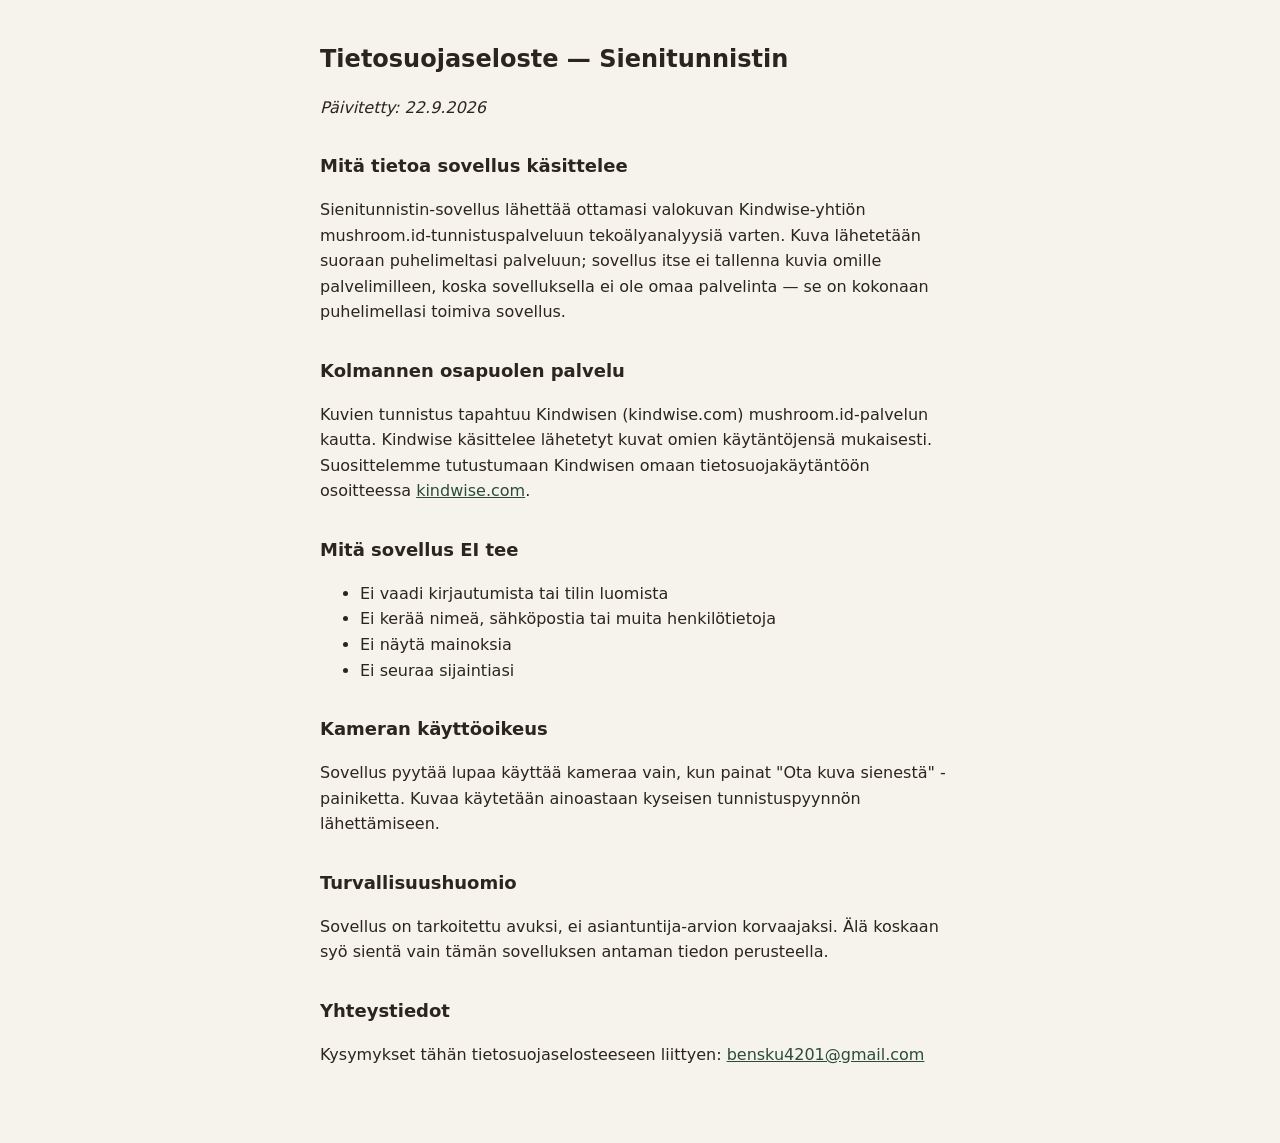
<file: mushroom-id-test/app/privacy.html>
<!DOCTYPE html>
<html lang="fi">
<head>
<meta charset="UTF-8">
<meta name="viewport" content="width=device-width, initial-scale=1.0">
<title>Tietosuojaseloste — Sienitunnistin</title>
<style>
  body {
    font-family: system-ui, sans-serif;
    max-width: 640px;
    margin: 0 auto;
    padding: 24px 20px 60px;
    line-height: 1.6;
    color: #2a251d;
    background: #f6f3ec;
  }
  h1 { font-size: 24px; }
  h2 { font-size: 18px; margin-top: 32px; }
  a { color: #2b4d34; }
</style>
</head>
<body>

<h1>Tietosuojaseloste — Sienitunnistin</h1>
<p><em>Päivitetty: 22.9.2026</em></p>

<h2>Mitä tietoa sovellus käsittelee</h2>
<p>
Sienitunnistin-sovellus lähettää ottamasi valokuvan Kindwise-yhtiön
mushroom.id-tunnistuspalveluun tekoälyanalyysiä varten. Kuva lähetetään
suoraan puhelimeltasi palveluun; sovellus itse ei tallenna kuvia omille
palvelimilleen, koska sovelluksella ei ole omaa palvelinta — se on
kokonaan puhelimellasi toimiva sovellus.
</p>

<h2>Kolmannen osapuolen palvelu</h2>
<p>
Kuvien tunnistus tapahtuu Kindwisen (kindwise.com) mushroom.id-palvelun
kautta. Kindwise käsittelee lähetetyt kuvat omien käytäntöjensä
mukaisesti. Suosittelemme tutustumaan Kindwisen omaan tietosuojakäytäntöön
osoitteessa <a href="https://www.kindwise.com">kindwise.com</a>.
</p>

<h2>Mitä sovellus EI tee</h2>
<ul>
  <li>Ei vaadi kirjautumista tai tilin luomista</li>
  <li>Ei kerää nimeä, sähköpostia tai muita henkilötietoja</li>
  <li>Ei näytä mainoksia</li>
  <li>Ei seuraa sijaintiasi</li>
</ul>

<h2>Kameran käyttöoikeus</h2>
<p>
Sovellus pyytää lupaa käyttää kameraa vain, kun painat "Ota kuva
sienestä" -painiketta. Kuvaa käytetään ainoastaan kyseisen
tunnistuspyynnön lähettämiseen.
</p>

<h2>Turvallisuushuomio</h2>
<p>
Sovellus on tarkoitettu avuksi, ei asiantuntija-arvion korvaajaksi.
Älä koskaan syö sientä vain tämän sovelluksen antaman tiedon
perusteella.
</p>

<h2>Yhteystiedot</h2>
<p>
Kysymykset tähän tietosuojaselosteeseen liittyen:
<a href="mailto:bensku4201@gmail.com">bensku4201@gmail.com</a>
</p>

</body>
</html>
</file>
<file: budbattles/css/style.css>
@font-face { font-family: "DM Sans"; font-style: normal; font-weight: 400; font-display: swap; src: url("../assets/fonts/dm-sans-latin-400-normal.woff2") format("woff2"); }
@font-face { font-family: "DM Sans"; font-style: normal; font-weight: 500; font-display: swap; src: url("../assets/fonts/dm-sans-latin-500-normal.woff2") format("woff2"); }
@font-face { font-family: "DM Sans"; font-style: normal; font-weight: 600; font-display: swap; src: url("../assets/fonts/dm-sans-latin-600-normal.woff2") format("woff2"); }
@font-face { font-family: "DM Sans"; font-style: normal; font-weight: 700; font-display: swap; src: url("../assets/fonts/dm-sans-latin-700-normal.woff2") format("woff2"); }
/* BudBattles: dark style with neon green and pink.
   Change the colours here and the whole app follows. */
:root {
  --black: #000;
  --bg: #0a0d0b;
  --bg-2: #111613;
  --card: #141a16;
  --line: #233029;
  --text: #e9fff2;
  --muted: #8fa699;
  --green: #39ff88;
  --green-dim: #1f8f4f;
  --pink: #ff3fa4;
  --pink-dim: #8f2560;
  --amber: #ffc94a;
  --danger: #ff5a6e;
  --radius: 16px;
  --glow-green: 0 0 8px rgba(57, 255, 136, .55), 0 0 24px rgba(57, 255, 136, .25);
  --glow-pink: 0 0 8px rgba(255, 63, 164, .55), 0 0 24px rgba(255, 63, 164, .25);
  --font: system-ui, -apple-system, "Segoe UI", Roboto, "Helvetica Neue", Arial, sans-serif;
  --nav-h: 64px;
  color-scheme: dark;
}

* { box-sizing: border-box; }
html { -webkit-text-size-adjust: 100%; }
body {
  margin: 0;
  min-height: 100dvh;
  background:
    radial-gradient(600px 300px at 100% -10%, rgba(255, 63, 164, .12), transparent 70%),
    radial-gradient(600px 300px at -10% 0%, rgba(57, 255, 136, .10), transparent 70%),
    var(--bg);
  background-attachment: fixed;
  color: var(--text);
  font: 16px/1.5 var(--font);
  padding-bottom: calc(var(--nav-h) + env(safe-area-inset-bottom));
}
img { max-width: 100%; display: block; }
a { color: var(--green); }
h1, h2 { line-height: 1.15; margin: 0 0 .5rem; }
h2 { font-size: 1.05rem; text-transform: uppercase; letter-spacing: .08em; color: var(--green); }
p { margin: 0 0 .75rem; }
[hidden] { display: none !important; }

/* ---------- Top bar ---------- */
.topbar {
  position: sticky; top: 0; z-index: 10;
  display: flex; align-items: center; justify-content: space-between;
  padding: calc(10px + env(safe-area-inset-top)) 16px 10px;
  background: var(--black); /* the logo is designed for black: keep this surface black */
  border-bottom: 1px solid var(--line);
  gap: 12px;
}
.brand { display: flex; align-items: center; min-width: 0; }
.brand img { height: 46px; width: auto; max-width: 100%; object-fit: contain; }
.topbar-tools { display: flex; align-items: center; gap: 8px; flex: none; }
.lang { display: flex; border: 1px solid var(--line); border-radius: 999px; overflow: hidden; }
.lang button {
  background: none; border: 0; color: var(--muted); font: 600 .8rem var(--font);
  padding: 6px 12px; min-height: 32px; cursor: pointer;
}
.lang button[aria-pressed="true"] { background: var(--green); color: #04130a; }

.demo-banner {
  display: flex; flex-wrap: wrap; align-items: center; justify-content: center; gap: 4px 12px;
  margin: 0; padding: 6px 16px; font-size: .8rem; text-align: center;
  color: var(--amber); background: rgba(255, 201, 74, .08); border-bottom: 1px solid rgba(255, 201, 74, .2);
}

/* ---------- Layout ---------- */
.main { max-width: 640px; margin: 0 auto; padding: 16px; outline: none; }
.center { text-align: center; }
.muted { color: var(--muted); }
.small { font-size: .85rem; }

.hero { padding: 20px 4px 12px; }
.hero-small { padding-bottom: 4px; }
.eyebrow { color: var(--pink); text-transform: uppercase; letter-spacing: .14em; font-size: .78rem; font-weight: 700; margin-bottom: 4px; }
.neon-title {
  font-size: clamp(2rem, 9vw, 3rem); font-weight: 800; letter-spacing: -.01em;
  color: var(--green); text-shadow: var(--glow-green);
  overflow-wrap: break-word;
}
.hero-summary { color: var(--text); opacity: .9; font-size: 1.05rem; }
.hero-meta { display: flex; flex-wrap: wrap; align-items: center; gap: 10px; margin: 12px 0; }

.card {
  background: var(--card); border: 1px solid var(--line); border-radius: var(--radius);
  padding: 18px; margin: 14px 0;
}
.card-pink { border-color: var(--pink-dim); box-shadow: inset 0 0 0 1px rgba(255, 63, 164, .15); }
.card-pink h2 { color: var(--pink); }
.card-success { border-color: var(--green-dim); box-shadow: var(--glow-green); }

/* ---------- Pills / status ---------- */
.pill {
  display: inline-block; padding: 3px 10px; border-radius: 999px; font-size: .78rem; font-weight: 700;
  border: 1px solid currentColor;
}
.pill-open, .pill-approved { color: var(--green); }
.pill-voting { color: var(--pink); }
.pill-upcoming, .pill-pending { color: var(--amber); }
.pill-ended { color: var(--muted); }
.pill-rejected { color: var(--danger); }

/* ---------- Countdown ---------- */
.countdown {
  display: flex; flex-direction: column; gap: 2px;
  padding: 12px 16px; border: 1px solid var(--pink-dim); border-radius: var(--radius);
  background: rgba(255, 63, 164, .06);
}
.countdown-label { font-size: .8rem; color: var(--muted); text-transform: uppercase; letter-spacing: .1em; }
.countdown-value {
  display: flex; flex-wrap: nowrap; gap: .45em; white-space: nowrap;
  font-size: clamp(1.25rem, 6.4vw, 1.6rem); font-weight: 800; color: var(--pink); text-shadow: var(--glow-pink);
  font-variant-numeric: tabular-nums; line-height: 1.2;
}
.cd-part { display: inline-flex; align-items: baseline; }
.cd-num { display: inline-block; min-width: 2ch; text-align: right; font-variant-numeric: tabular-nums; }
.cd-unit { font-size: .7em; margin-left: .08em; opacity: .85; }

/* ---------- Dates ---------- */
.dates { margin: 0; display: grid; gap: 10px; }
.date-row { display: grid; gap: 2px; padding-left: 12px; border-left: 3px solid var(--line); }
.date-row.active { border-left-color: var(--green); }
.date-row dt { font-size: .8rem; color: var(--muted); text-transform: uppercase; letter-spacing: .08em; }
.date-row dd { margin: 0; font-weight: 600; }

/* ---------- Partner / rules ---------- */
.partner { text-align: center; }
.partner h2 { text-align: left; }
.partner-logo { margin: 12px auto 8px; max-height: 80px; width: auto; max-width: min(100%, 300px); }
.partner-name { font-weight: 700; margin: 4px 0; }
.rules { margin: 0; padding-left: 1.3rem; display: grid; gap: 8px; }
.rules li::marker { color: var(--pink); font-weight: 700; }

/* ---------- Buttons ---------- */
.actions { display: flex; flex-wrap: wrap; gap: 10px; margin-top: 16px; }
.btn {
  display: inline-flex; align-items: center; justify-content: center; gap: 6px;
  min-height: 48px; padding: 0 20px; border-radius: 999px;
  font: 700 1rem var(--font); text-decoration: none; cursor: pointer;
  border: 2px solid transparent; transition: transform .1s ease, box-shadow .2s ease;
}
.btn.is-pressed { transform: scale(.98); }
.btn:disabled { opacity: .55; cursor: progress; }
.btn-primary { background: var(--green); color: #04130a; box-shadow: var(--glow-green); }
.btn-ghost { background: transparent; color: var(--pink); border-color: var(--pink); }
.btn-block { width: 100%; }
.btn-danger { color: var(--danger); border-color: var(--danger); }
.btn-small { min-height: 40px; font-size: .85rem; margin-top: 12px; }
.link { color: var(--pink); font-weight: 600; }

/* ---------- Form ---------- */
.form { display: grid; gap: 16px; }
.field { display: grid; gap: 6px; position: relative; }
.label { font-weight: 700; font-size: .9rem; }
input[type="text"], textarea {
  width: 100%; font: 16px var(--font); /* 16px stops iPhone from zooming in */
  color: var(--text); background: var(--bg-2);
  border: 1px solid var(--line); border-radius: 12px; padding: 12px 14px;
}
input[type="text"]:focus, textarea:focus { outline: none; border-color: var(--green); box-shadow: var(--glow-green); }
textarea { resize: vertical; min-height: 90px; }
.counter { justify-self: end; font-size: .78rem; color: var(--muted); }
.hint { font-size: .82rem; color: var(--muted); margin: 0; }
.badge-ok { margin: 0; font-size: .85rem; font-weight: 700; color: var(--green); }
.error { color: var(--danger); font-weight: 600; margin: 0; }

.dropzone {
  display: grid; place-items: center; gap: 10px; min-height: 180px; padding: 12px;
  border: 2px dashed var(--green-dim); border-radius: var(--radius); background: var(--bg-2);
  cursor: pointer; text-align: center; overflow: hidden;
}
.dropzone:hover, .dropzone:focus-within { border-color: var(--green); }
.dropzone img { max-height: 340px; border-radius: 10px; object-fit: contain; }
.dropzone-text { font-weight: 700; color: var(--green); }

.check { display: flex; gap: 10px; align-items: flex-start; font-size: .92rem; cursor: pointer; }
.check input { width: 22px; height: 22px; accent-color: var(--green); flex: none; margin-top: 1px; }

/* ---------- Entry ---------- */
.entry { margin: 12px 0 0; display: grid; gap: 10px; }
.entry img { border-radius: 12px; width: 100%; max-height: 420px; object-fit: cover; }
.entry figcaption p { margin: 4px 0 0; }

/* ---------- Bottom nav ---------- */
.bottomnav {
  position: fixed; left: 0; right: 0; bottom: 0; z-index: 10;
  display: grid; grid-template-columns: repeat(5, 1fr);
  height: calc(var(--nav-h) + env(safe-area-inset-bottom));
  padding-bottom: env(safe-area-inset-bottom);
  background: rgba(10, 13, 11, .95); backdrop-filter: blur(10px);
  border-top: 1px solid var(--line);
}
.bottomnav a {
  display: flex; flex-direction: column; align-items: center; justify-content: center; gap: 2px;
  color: var(--muted); text-decoration: none; font-size: .7rem; font-weight: 600;
}
.nav-icon { font-size: 1.25rem; line-height: 1; }
.bottomnav a.active { color: var(--green); }
.bottomnav a.active .nav-icon { text-shadow: var(--glow-green); }

@media (prefers-reduced-motion: reduce) {
  .btn { transition: none; }
}

/* ---------- Login / sign-up ---------- */
.tabs { display: grid; grid-template-columns: 1fr 1fr; border: 1px solid var(--line); border-radius: 999px; overflow: hidden; }
.tabs button {
  background: none; border: 0; color: var(--muted); font: 700 .95rem var(--font); min-height: 44px; cursor: pointer;
}
.tabs button[aria-selected="true"] { background: var(--pink); color: #1a0410; box-shadow: var(--glow-pink); }
input[type="email"], input[type="password"] {
  width: 100%; font: 16px var(--font); color: var(--text); background: var(--bg-2);
  border: 1px solid var(--line); border-radius: 12px; padding: 12px 14px;
}
input[type="email"]:focus, input[type="password"]:focus { outline: none; border-color: var(--green); box-shadow: var(--glow-green); }
.check a { color: var(--pink); }
.link-button {
  background: none; border: 0; color: var(--pink); font: 600 .9rem var(--font);
  text-decoration: underline; cursor: pointer; padding: 8px; justify-self: center;
}

/* ---------- Text pages (terms) ---------- */
.prose h1 { font-size: 1.5rem; color: var(--green); }
.prose h2 { margin-top: 1.2rem; }
.prose ul { padding-left: 1.2rem; display: grid; gap: 6px; }

/* ---------- Admin ---------- */
.admin-bar {
  position: sticky; top: calc(56px + env(safe-area-inset-top)); z-index: 5;
  display: grid; gap: 8px; padding: 10px 0; background: var(--bg);
}
select {
  width: 100%; font: 16px var(--font); color: var(--text); background: var(--bg-2);
  border: 1px solid var(--line); border-radius: 12px; padding: 10px 12px; min-height: 44px;
}
.tabs-3 { grid-template-columns: repeat(3, 1fr); }
.tabs-3 button { font-size: .85rem; padding: 0 4px; }
.tabs .count {
  display: inline-block; min-width: 1.6em; padding: 0 6px; margin-left: 2px; border-radius: 999px;
  background: rgba(255, 255, 255, .12); font-variant-numeric: tabular-nums;
}
.admin-list { display: grid; gap: 0; }
.review { padding: 0; overflow: hidden; }
.review-photo {
  width: 100%; height: auto; max-height: 42vh; object-fit: cover; background: #000; cursor: zoom-in;
}
.review-photo.zoomed { max-height: none; object-fit: contain; cursor: zoom-out; }
.review-body { padding: 14px 16px 4px; display: grid; gap: 4px; }
.review-body p { margin: 0; }
.review-meta { display: flex; justify-content: space-between; gap: 8px; flex-wrap: wrap; }
.review-strain { color: var(--green); font-weight: 700; }
.review-actions { display: grid; grid-auto-flow: column; grid-auto-columns: 1fr; gap: 10px; padding: 12px 16px 16px; }
.btn-reject { background: transparent; color: var(--danger); border-color: var(--danger); }
.toast {
  position: fixed; z-index: 20;
  left: max(12px, env(safe-area-inset-left)); right: max(12px, env(safe-area-inset-right));
  bottom: calc(var(--nav-h) + env(safe-area-inset-bottom) + 12px);
  max-width: 616px; margin: 0 auto;
  display: flex; align-items: center; justify-content: space-between; gap: 12px;
  padding: 12px 16px; border-radius: 14px;
  background: #1d2621; border: 1px solid var(--green-dim); box-shadow: 0 8px 30px rgba(0, 0, 0, .5);
}
.toast button {
  background: none; border: 0; color: var(--pink); font: 700 .95rem var(--font); cursor: pointer;
  min-height: 40px; padding: 0 8px; text-transform: uppercase; letter-spacing: .05em;
}

/* ---------- Header menu ---------- */
.menu-button {
  display: grid; place-items: center; width: 44px; height: 44px; border-radius: 12px;
  background: none; border: 1px solid var(--line); color: var(--text); font-size: 1.2rem; cursor: pointer;
}
.menu-button:focus-visible, .menu-link:focus-visible, .btn:focus-visible, .tabs button:focus-visible {
  outline: 2px solid var(--green); outline-offset: 2px;
}
.menu { position: fixed; inset: 0; z-index: 30; }
.menu-backdrop { position: absolute; inset: 0; background: rgba(0, 0, 0, .65); }
.menu-sheet {
  position: absolute; top: 0; right: 0; bottom: 0; width: min(320px, 86vw);
  display: flex; flex-direction: column; gap: 2px; overflow-y: auto;
  padding: calc(12px + env(safe-area-inset-top)) max(16px, env(safe-area-inset-right)) calc(16px + env(safe-area-inset-bottom)) 16px;
  background: var(--black); border-left: 1px solid var(--line);
}
.menu-head { display: flex; align-items: center; justify-content: space-between; margin-bottom: 8px; }
.menu-link {
  display: flex; align-items: center; justify-content: space-between; gap: 8px;
  min-height: 52px; padding: 0 12px; border-radius: 12px;
  color: var(--text); text-decoration: none; font-weight: 600; font-size: 1.05rem;
}
.menu-link:hover { background: var(--bg-2); }
.menu-link.active { color: var(--green); background: var(--bg-2); }

.demo-phase { display: inline-flex; align-items: center; gap: 6px; }
.demo-phase select { width: auto; min-height: 30px; padding: 2px 8px; font-size: .8rem; color: var(--amber); }

/* ---------- Start page ---------- */
.home-hero { padding-bottom: 0; }
.home-title {
  font-size: clamp(1.7rem, 7.5vw, 2.4rem); font-weight: 800; line-height: 1.1; text-wrap: balance;
  color: var(--text); margin: 0 0 .4rem;
}
.battle-card { border-color: var(--green-dim); box-shadow: 0 0 0 1px rgba(57, 255, 136, .12), 0 10px 40px rgba(57, 255, 136, .06); }
.battle-card-head { display: flex; align-items: center; justify-content: space-between; gap: 8px; }
.battle-card-head .eyebrow { margin: 0; }
.battle-card-title { font-size: 1.8rem; text-transform: none; letter-spacing: 0; color: var(--green); text-shadow: var(--glow-green); margin: 6px 0 8px; }
.home-section { margin: 26px 0; }
.section-head { display: flex; align-items: baseline; justify-content: space-between; gap: 8px; }
.thumb-grid { display: grid; grid-template-columns: repeat(3, 1fr); gap: 8px; margin-top: 10px; }
.thumb { position: relative; display: block; aspect-ratio: 1; max-width: 100%; border-radius: 12px; overflow: hidden; background: var(--bg-2); }
.thumb img { width: 100%; height: 100%; object-fit: cover; }
.thumb-caption {
  position: absolute; left: 0; right: 0; bottom: 0; padding: 14px 8px 6px;
  font-size: .72rem; font-weight: 700; color: var(--text);
  background: linear-gradient(transparent, rgba(0, 0, 0, .8));
  white-space: nowrap; overflow: hidden; text-overflow: ellipsis;
}
.steps { list-style: none; margin: 10px 0 0; padding: 0; display: grid; gap: 10px; }
.step { display: flex; gap: 14px; align-items: flex-start; padding: 14px; border: 1px solid var(--line); border-radius: var(--radius); background: var(--card); }
.step p { margin: 2px 0 0; }
.step-num {
  flex: none; display: grid; place-items: center; width: 36px; height: 36px; border-radius: 50%;
  border: 2px solid var(--pink); color: var(--pink); font-weight: 800; text-shadow: var(--glow-pink);
}

/* ---------- Prize ---------- */
.prize-text { font-size: 1.15rem; font-weight: 700; }

/* ---------- Standings ---------- */
.notice { padding: 14px 16px; }
.notice p { margin: 0 0 8px; }
.notice p:last-child { margin: 0; }
.notice-ok { border-color: var(--green-dim); color: var(--green); font-weight: 700; }
.ranking { list-style: none; margin: 0; padding: 0; display: grid; gap: 10px; }
.rank-item {
  display: grid; grid-template-columns: auto 96px 1fr; gap: 12px; align-items: start;
  padding: 12px; border: 1px solid var(--line); border-radius: var(--radius); background: var(--card);
}
.rank-item:not(:has(.rank-num)) { grid-template-columns: 96px 1fr; }
.rank-num {
  min-width: 2ch; font-size: 1.6rem; font-weight: 800; color: var(--muted);
  font-variant-numeric: tabular-nums; text-align: center; line-height: 1.2;
}
.rank-top { border-color: var(--pink-dim); box-shadow: 0 0 0 1px rgba(255, 63, 164, .2), 0 0 30px rgba(255, 63, 164, .08); }
.rank-top .rank-num { color: var(--pink); text-shadow: var(--glow-pink); }
.rank-voted { border-color: var(--green-dim); }
.rank-photo { width: 96px; height: 96px; object-fit: cover; border-radius: 10px; cursor: zoom-in; background: var(--bg-2); }
.rank-item.expanded { grid-template-columns: 1fr; }
.rank-item.expanded .rank-photo { width: 100%; height: auto; max-height: 75vh; object-fit: contain; cursor: zoom-out; }
.rank-body { display: grid; gap: 4px; min-width: 0; }
.rank-body p { margin: 0; }
.rank-name { display: flex; flex-wrap: wrap; align-items: center; gap: 6px; overflow-wrap: break-word; }
.rank-strain { color: var(--green); font-weight: 700; font-size: .92rem; }
.rank-votes { font-weight: 700; }
.rank-votes .tabular { font-size: 1.15rem; color: var(--pink); font-variant-numeric: tabular-nums; }
.rank-myvote { color: var(--green); font-weight: 700; }
.rank-body .btn-small { margin-top: 6px; justify-self: start; }

/* ---------- Test battles (admins only) ---------- */
.test-notice {
  margin: 12px 0 0; padding: 10px 14px; border-radius: 12px;
  border: 1px dashed var(--amber); background: rgba(255, 201, 74, .08); color: var(--amber);
  font-size: .85rem; font-weight: 700;
}
.admin-links { display: flex; flex-wrap: wrap; gap: 8px; }

/* =====================================================================
   TROPHY STYLE (look only): calm dark base, neon only where it matters
   (battle card, countdown, Vote button, #1 entry), gold for #1 and
   trophy details. Glows are static shadows; the two pulses change only
   opacity (cheap on phones) and stop when reduced motion is requested.
   ===================================================================== */
:root {
  --gold: #f2c14e;
  --gold-soft: rgba(242, 193, 78, .55);
  --gold-glow: 0 0 0 1px rgba(242, 193, 78, .35), 0 0 18px rgba(242, 193, 78, .45), 0 0 42px rgba(242, 193, 78, .18);
  --line-calm: rgba(233, 255, 242, .09);
}

/* Calm by default: thin quiet borders, no glow */
.card, .step { border: 1px solid var(--line-calm); box-shadow: none; }
.card-success { box-shadow: none; border-color: var(--green-dim); }
.neon-title { text-shadow: 0 0 14px rgba(57, 255, 136, .25); }
.btn-primary { box-shadow: none; }
.btn-ghost { border-width: 1.5px; }
.tabs button[aria-selected="true"] { box-shadow: none; }
.bottomnav a.active .nav-icon { text-shadow: none; }
.eyebrow { letter-spacing: .14em; }

/* Gold accents: trophy details */
.card-pink { border-color: rgba(242, 193, 78, .35); box-shadow: none; }
.card-pink h2 { color: var(--gold); }
.prize-text { color: var(--text); }
.step-num { border-color: var(--gold); color: var(--gold); text-shadow: none; }

/* ---------- Start page: trophy hero, full width, fading into the page ---------- */
.home-hero-media {
  position: relative; margin: -16px -16px 0; overflow: hidden;
  background: var(--bg);
}
.home-hero-media img {
  display: block; width: 100%; max-width: 100%; height: auto;
  aspect-ratio: 860 / 894; max-height: 64vh; object-fit: cover; object-position: center 20%;
}
/* extra soft fade so the edge disappears even when the picture is cropped */
.home-hero-media::after {
  content: ""; position: absolute; left: 0; right: 0; bottom: 0; height: 38%; pointer-events: none;
  background: linear-gradient(rgba(10, 13, 11, 0), var(--bg) 92%);
}
.home-hero { position: relative; z-index: 1; margin-top: -92px; padding-top: 0; }
.home-hero .home-title, .home-hero .hero-summary { text-shadow: 0 2px 14px rgba(0, 0, 0, .9); }
@media (min-width: 680px) {
  .home-hero-media { margin-left: 0; margin-right: 0; border-radius: 0 0 var(--radius) var(--radius); }
}

/* ---------- Neon where it matters ---------- */
/* 1. Battle card */
.battle-card {
  border: 1.5px solid rgba(57, 255, 136, .75);
  box-shadow: 0 0 0 1px rgba(57, 255, 136, .2), 0 0 22px rgba(57, 255, 136, .35), 0 0 54px rgba(57, 255, 136, .12);
}
/* 2. Countdown: pink glow with a slow pulse */
.countdown { position: relative; border-color: rgba(255, 63, 164, .7); box-shadow: 0 0 16px rgba(255, 63, 164, .3); }
.countdown::after {
  content: ""; position: absolute; inset: -1px; border-radius: inherit; pointer-events: none;
  box-shadow: 0 0 20px 2px rgba(255, 63, 164, .5), 0 0 44px 6px rgba(255, 63, 164, .18);
  opacity: .2; animation: glow-pulse 2.8s ease-in-out infinite;
}
@keyframes glow-pulse { 0%, 100% { opacity: .2; } 50% { opacity: 1; } }

/* ---------- Entry cards (Standings) ---------- */
.ranking { gap: 22px; }
.entry-card { display: grid; gap: 10px; list-style: none; }
.entry-frame {
  position: relative; overflow: hidden; aspect-ratio: 4 / 3; max-width: 100%;
  border-radius: 16px; background: #050705;
  border: 1.5px solid rgba(57, 255, 136, .55);
  box-shadow: 0 0 12px rgba(57, 255, 136, .14);
}
.entry-frame img { width: 100%; height: 100%; object-fit: cover; cursor: zoom-in; }
.entry-card.expanded .entry-frame { aspect-ratio: auto; }
.entry-card.expanded .entry-frame img { height: auto; max-height: 80vh; object-fit: contain; cursor: zoom-out; }
.rank-pill, .featured-pill {
  position: absolute; top: 10px; padding: 4px 11px; border-radius: 999px;
  font-weight: 800; font-size: .85rem; font-variant-numeric: tabular-nums;
}
.rank-pill { left: 10px; background: var(--pink); color: #1a0410; }
.rank-pill-gold { background: var(--gold); color: #2a1c00; box-shadow: 0 0 12px rgba(242, 193, 78, .6); }
.featured-pill { right: 10px; background: rgba(10, 13, 11, .85); color: var(--gold); border: 1px solid var(--gold-soft); }
/* 4. The #1 entry: gold frame with glow */
.entry-top .entry-frame { border: 2px solid var(--gold); box-shadow: var(--gold-glow); }
.entry-body { display: grid; gap: 6px; padding: 0 2px; }
.entry-body p { margin: 0; }
.entry-name { display: flex; flex-wrap: wrap; align-items: center; gap: 8px; font-size: 1.05rem; overflow-wrap: break-word; }
.entry-row { display: flex; align-items: center; justify-content: space-between; gap: 12px; }
.entry-info { min-width: 0; display: grid; gap: 2px; }
.entry-strain { color: var(--pink); font-weight: 700; overflow-wrap: break-word; }
.entry-votes { color: var(--muted); font-size: .9rem; }
.entry-votes .tabular { color: var(--text); font-weight: 800; font-variant-numeric: tabular-nums; }
.entry-top .entry-votes .tabular { color: var(--gold); }
.your-vote { flex: none; color: var(--green); font-weight: 700; font-size: .9rem; }

/* 3. Vote button: green neon pill with a gentle pulse */
.btn-vote {
  position: relative; flex: none; min-height: 44px; padding: 0 20px;
  background: rgba(57, 255, 136, .06); color: var(--green); border: 1.5px solid var(--green);
  box-shadow: 0 0 12px rgba(57, 255, 136, .4);
}
.btn-vote::after {
  content: ""; position: absolute; inset: -2px; border-radius: inherit; pointer-events: none;
  box-shadow: 0 0 16px 3px rgba(57, 255, 136, .55);
  opacity: .15; animation: glow-pulse 2.2s ease-in-out infinite;
}
.btn-vote.is-armed { background: var(--green); color: #03130a; white-space: normal; }

@media (prefers-reduced-motion: reduce) {
  .countdown::after, .btn-vote::after { animation: none; opacity: .5; }
}

/* ---------- Badges ---------- */
.badges { display: inline-flex; align-items: center; gap: 2px; margin-left: 6px; vertical-align: middle; }
.badge-btn {
  display: inline-grid; place-items: center; padding: 0; border: 0; background: none; cursor: pointer;
  width: 30px; height: 30px; border-radius: 50%;  /* comfortable tap target around a small icon */
}
.badge-btn img { width: 22px; height: 22px; object-fit: contain; }
.badges-large .badge-btn { width: 40px; height: 40px; }
.badges-large .badge-btn img { width: 32px; height: 32px; }
.badge-btn:focus-visible { outline: 2px solid var(--gold, #f2c14e); outline-offset: 1px; }
.profile-name { display: flex; flex-wrap: wrap; align-items: center; gap: 4px 8px; }
.profile-name .badges { margin-left: 0; text-shadow: none; }
.badge-tip {
  position: fixed; z-index: 40; max-width: 70vw; padding: 7px 12px; border-radius: 10px;
  background: #111712; color: var(--text); border: 1px solid rgba(242, 193, 78, .55);
  box-shadow: 0 6px 24px rgba(0, 0, 0, .6); font-size: .85rem; font-weight: 700; pointer-events: none;
}
.tests-title { margin: 0; font-size: 1.15rem; text-transform: none; letter-spacing: 0; }
.card .admin-links { margin-top: 10px; }

/* ---------- Champion popup ---------- */
.modal-backdrop {
  position: fixed; inset: 0; z-index: 50; display: grid; place-items: center;
  padding: max(16px, env(safe-area-inset-top)) max(16px, env(safe-area-inset-right)) max(16px, env(safe-area-inset-bottom)) max(16px, env(safe-area-inset-left));
  background: rgba(0, 0, 0, .75);
}
.modal {
  width: min(100%, 420px); max-height: 100%; overflow-y: auto;
  display: grid; gap: 12px; text-align: center; padding: 22px 18px;
  border-radius: var(--radius); background: var(--card); color: var(--text);
}
.modal p { margin: 0; }
.champion-modal, .modal:has(.champion-picked) {
  border: 1.5px solid var(--gold, #f2c14e);
  box-shadow: 0 0 0 1px rgba(242, 193, 78, .3), 0 0 26px rgba(242, 193, 78, .35);
}
.champion-eyebrow { color: var(--gold, #f2c14e); margin: 0; }
.champion-title { margin: 0; font-size: 1.5rem; text-transform: none; letter-spacing: 0; color: var(--gold, #f2c14e); }
.choice-grid { display: grid; grid-template-columns: 1fr 1fr; gap: 12px; }
.choice {
  display: grid; justify-items: center; gap: 6px; padding: 14px 8px; border-radius: 16px; cursor: pointer;
  background: var(--bg-2); color: var(--text); border: 1.5px solid var(--line); font: 700 1rem var(--font);
}
.choice img { width: 88px; height: 88px; }
.choice:hover, .choice:focus-visible { border-color: var(--gold, #f2c14e); outline: none; box-shadow: 0 0 16px rgba(242, 193, 78, .35); }
.choice:disabled { opacity: .6; cursor: progress; }
.champion-picked { justify-self: center; width: 96px; height: 96px; }

/* ---------- Badges page ---------- */
.badges-count { margin: 6px 0 0; color: var(--muted); }
.badges-count strong { color: var(--gold, #f2c14e); font-size: 1.2rem; font-variant-numeric: tabular-nums; }
.badge-grid { list-style: none; margin: 16px 0; padding: 0; display: grid; grid-template-columns: repeat(2, minmax(0, 1fr)); gap: 12px; }
@media (min-width: 560px) { .badge-grid { grid-template-columns: repeat(3, minmax(0, 1fr)); } }
.badge-card {
  display: grid; justify-items: center; align-content: start; gap: 6px; text-align: center;
  padding: 16px 10px 12px; border-radius: 16px; background: var(--card); border: 1px solid var(--line-calm, var(--line));
}
.badge-card-imgs { display: flex; justify-content: center; gap: 6px; min-height: 64px; }
.badge-card-imgs img { width: 64px; height: 64px; object-fit: contain; }
.badge-card-name { margin: 0; font-size: 1rem; text-transform: none; letter-spacing: 0; color: var(--text); }
.badge-card-rule { margin: 0; font-size: .82rem; color: var(--muted); line-height: 1.35; }
.badge-card-state { margin: 2px 0 0; font-size: .78rem; font-weight: 700; }
.is-unlocked { border-color: rgba(242, 193, 78, .55); }
.is-unlocked .badge-card-state { color: var(--gold, #f2c14e); }
.is-locked .badge-card-imgs img { filter: grayscale(1) brightness(.55); opacity: .55; }
.is-locked .badge-card-name { color: var(--muted); }
.is-locked .badge-card-state { color: var(--muted); }
.badge-grid-small .badge-card-imgs { min-height: 48px; }
.badge-grid-small .badge-card-imgs img { width: 48px; height: 48px; }
.badges-inactive { margin-top: 26px; padding-top: 16px; border-top: 1px dashed var(--line); }
.badges-admin-bar { margin-top: 0; }
.badge-drop {
  display: flex; align-items: center; gap: 14px; padding: 12px; border-radius: 14px; cursor: pointer;
  border: 1.5px dashed var(--green-dim); background: var(--bg-2); color: var(--green); font-weight: 700;
}
.badge-drop img { width: 72px; height: 72px; object-fit: contain; }

/* ---------- Business "Interested?" form ---------- */
.interest-form { margin: 14px 0; }
.interest-done { margin: 14px 0; font-size: 1rem; }

/* ---------- Share cards (admin, approved entries) ---------- */
.share-card { display: grid; gap: 10px; padding: 12px 12px 0; }
.share-card-wait { text-align: center; padding: 60px 0; margin: 0; }
.share-card-img { width: 100%; height: auto; aspect-ratio: 1080 / 1350; border-radius: 12px; display: block; }
.share-card-actions { display: flex; flex-wrap: wrap; gap: 10px; }
.share-card-actions .btn { flex: 1 1 auto; }

/* =====================================================================
   NEON ENTRY CARD (same design as the 1080 × 1350 download card).
   --u = one "card pixel"; everything scales with the card's width.
   ===================================================================== */
.ncard { display: grid; gap: 10px; min-width: 0; list-style: none; align-content: start; }
/* the photo is the card: one thin neon frame, the card takes the photo's own shape */
.ncard-in {
  position: relative; width: 100%; overflow: hidden; border-radius: 16px; background: #000;
  border: 2px solid var(--neon-green, #a8ff3e);
  box-shadow: 0 0 14px rgba(150, 255, 60, .45), 0 0 30px rgba(150, 255, 60, .15);
  font-family: var(--font);
}
.ncard-top .ncard-in { border-color: var(--gold, #f2c14e); box-shadow: 0 0 16px rgba(242, 193, 78, .55), 0 0 34px rgba(242, 193, 78, .2); }
.ncard-photo { display: block; width: 100%; height: auto; object-fit: contain; background: #000; }
.ncard-pill {
  position: absolute; left: 10px; top: 10px; z-index: 2;
  padding: 3px 11px; border-radius: 999px; font-size: .86rem; font-weight: 900; line-height: 1.3;
  background: var(--pink); color: #1a0410; box-shadow: 0 0 12px var(--pink); white-space: nowrap;
}
.ncard-top .ncard-pill { background: var(--gold, #f2c14e); color: #2a1c00; box-shadow: 0 0 12px var(--gold, #f2c14e); }
/* grower + strain on a see-through dark strip at the bottom of the photo */
.ncard-strip {
  position: absolute; left: 0; right: 0; bottom: 0; z-index: 1;
  display: grid; gap: 2px; padding: 34px 12px 10px;
  background: linear-gradient(180deg, rgba(0, 0, 0, 0), rgba(0, 0, 0, .62) 45%, rgba(0, 0, 0, .86));
}
.ncard-who { display: flex; align-items: center; gap: 8px; min-width: 0; }
.ncard-name { display: inline-flex; align-items: center; gap: 8px; min-width: 0; color: #fff; text-decoration: none; }
a.ncard-name:focus-visible, .ncard-insta:focus-visible { outline: 2px solid var(--neon-green, #a8ff3e); outline-offset: 2px; border-radius: 999px; }
.ncard-avatar { flex: none; width: 28px; height: 28px; border-radius: 50%; object-fit: cover; background: #000; border: 1.5px solid var(--neon-green, #a8ff3e); }
.ncard-name-txt { font-size: .98rem; font-weight: 800; white-space: nowrap; overflow: hidden; text-overflow: ellipsis; text-shadow: 0 1px 4px rgba(0, 0, 0, .8); }
.ncard-insta { flex: none; display: grid; place-items: center; width: 28px; height: 28px; border-radius: 50%; color: #fff; background: rgba(0, 0, 0, .35); border: 1px solid rgba(255, 255, 255, .35); }
.ncard-insta svg { width: 16px; height: 16px; }
@media (hover: hover) { .ncard-insta:hover { color: var(--neon-green, #a8ff3e); border-color: var(--neon-green, #a8ff3e); } }
.ncard-strain {
  margin: 0; font-size: 1rem; font-weight: 800; color: #ff7ec0; text-shadow: 0 0 10px rgba(255, 63, 164, .7), 0 1px 3px rgba(0, 0, 0, .9);
  white-space: nowrap; overflow: hidden; text-overflow: ellipsis;
}
/* small cards (grids, profile history, home scroller) */
.ncard-compact .ncard-strip { padding: 26px 9px 8px; }
.ncard-compact .ncard-name-txt { font-size: .84rem; }
.ncard-compact .ncard-strain { font-size: .86rem; }
.ncard-compact .ncard-avatar, .ncard-compact .ncard-insta { width: 24px; height: 24px; }
.ncard-compact .ncard-insta svg { width: 14px; height: 14px; }
.ncard-compact .ncard-pill { font-size: .76rem; padding: 2px 9px; left: 8px; top: 8px; }

/* under the card: badges + Vote button */
.ncard-below { display: flex; align-items: center; justify-content: space-between; gap: 10px; padding: 0 4px; flex-wrap: wrap; }
.ncard-below .badges { margin-left: 0; }
.ncard-grid { list-style: none; margin: 12px 0; padding: 0; display: grid; grid-template-columns: repeat(2, minmax(0, 1fr)); gap: 14px; align-items: start; }
.ncard-scroller {
  list-style: none; margin: 10px -16px 0; padding: 4px 16px 12px; display: grid; grid-auto-flow: column;
  grid-auto-columns: 74%; gap: 14px; overflow-x: auto; scroll-snap-type: x mandatory; overscroll-behavior-x: contain;
}
.ncard-scroller > .ncard { scroll-snap-align: start; align-self: start; }
.ncard-list { list-style: none; margin: 0; padding: 0; display: grid; gap: 26px; }
.ncard-meta { display: flex; flex-wrap: wrap; align-items: center; gap: 6px 10px; min-width: 0; }
.ncard-meta .entry-votes { color: var(--muted); font-size: .92rem; }
.ncard-meta .entry-votes .tabular { color: var(--text); font-weight: 800; }
.pill-gold { color: var(--gold, #f2c14e); }
.turnstile-slot { min-height: 65px; display: flex; justify-content: center; }

/* =====================================================================
   BIG PROFILE PAGE + grow-setup themes
   ===================================================================== */
.pf {
  --pf-accent: var(--green); --pf-accent-2: var(--pink); --pf-glow: rgba(57, 255, 136, .35);
  --pf-bg: radial-gradient(120% 80% at 50% -10%, rgba(57, 255, 136, .14), transparent 60%);
  position: relative; display: grid; gap: 14px; margin: -16px -16px 0; padding: 0 16px 8px;
  background: var(--pf-bg); border-radius: 0 0 24px 24px;
}
/* Grow-setup themes: same neon light bar for all, only the colour changes */
.pf-theme-zelt { --pf-accent: #d58bff; --pf-accent-2: #ff6fd8; --pf-glow: rgba(213, 139, 255, .45); --pf-rgb: 213, 139, 255; --pf-dark: #120a18; }
.pf-theme-raum { --pf-accent: #ffa63d; --pf-accent-2: #ffd08a; --pf-glow: rgba(255, 166, 61, .45); --pf-rgb: 255, 166, 61; --pf-dark: #170f06; }
.pf-theme-outdoor { --pf-accent: #ffdc3d; --pf-accent-2: #fff3a6; --pf-glow: rgba(255, 220, 61, .45); --pf-rgb: 255, 220, 61; --pf-dark: #161306; }
.pf-theme-gewaechshaus { --pf-accent: #4dffc8; --pf-accent-2: #b8fff0; --pf-glow: rgba(77, 255, 200, .42); --pf-rgb: 77, 255, 200; --pf-dark: #06160f; }
.pf-theme-balkon { --pf-accent: #ff5fa8; --pf-accent-2: #ffb08a; --pf-glow: rgba(255, 95, 168, .45); --pf-rgb: 255, 95, 168; --pf-dark: #180812; }
.pf-theme-growbox { --pf-accent: #a9c7e6; --pf-accent-2: #e3eef8; --pf-glow: rgba(150, 190, 230, .42); --pf-rgb: 150, 190, 230; --pf-dark: #0b1118; }
.pf[class*="pf-theme-"]:not(.pf-theme-none) {
  --pf-bg: radial-gradient(90% 60% at 50% -5%, rgba(var(--pf-rgb), .36), transparent 62%), linear-gradient(var(--pf-dark), var(--bg) 70%);
}

.pf-head { position: relative; display: grid; justify-items: center; gap: 6px; text-align: center; padding: 26px 0 18px; }
.pf-head > *:not(.pf-art) { position: relative; z-index: 1; }
/* theme artwork lives ONLY in this top strip (behind the avatar) – the name, @handle and
   "member since" always sit below it, so text never overlaps the drawing */
.pf-art { position: absolute; left: -16px; right: -16px; top: 0; height: 112px; pointer-events: none; z-index: 0; overflow: hidden;
  background:
    linear-gradient(90deg, transparent 18%, var(--pf-accent) 18% 82%, transparent 82%) 0 10px / 100% 6px no-repeat,
    radial-gradient(42% 90% at 50% 0%, var(--pf-glow), transparent 72%);
  filter: drop-shadow(0 0 8px var(--pf-accent)); }
.pf-avatar { position: relative; width: 128px; height: 128px; }
.pf-accent-green { --pf-accent: var(--green); --pf-accent-2: var(--pink); --pf-glow: rgba(57, 255, 136, .5); }
.pf-accent-pink { --pf-accent: var(--pink); --pf-accent-2: var(--green); --pf-glow: rgba(255, 63, 164, .5); }
.pf-accent-gold { --pf-accent: #ffc94a; --pf-accent-2: #fff1a8; --pf-glow: rgba(255, 201, 74, .5); }
.pf-accent-cyan { --pf-accent: #3ff0ff; --pf-accent-2: #b6fbff; --pf-glow: rgba(63, 240, 255, .5); }
.pf-accent-purple { --pf-accent: #b36bff; --pf-accent-2: #ff8be0; --pf-glow: rgba(179, 107, 255, .5); }
.pf-accent-orange { --pf-accent: #ff8a3d; --pf-accent-2: #ffd28a; --pf-glow: rgba(255, 138, 61, .5); }
.pf-avatar img {
  width: 128px; height: 128px; border-radius: 50%; object-fit: cover; background: #000;
  border: 3px solid var(--pf-accent); box-shadow: 0 0 0 5px rgba(0, 0, 0, .6), 0 0 0 7px var(--pf-accent-2), 0 0 30px var(--pf-glow);
}
.pf-soon {
  position: absolute; left: 50%; bottom: -8px; transform: translateX(-50%); white-space: nowrap;
  padding: 3px 10px; border-radius: 999px; font-size: .7rem; font-weight: 800;
  background: #111712; color: var(--amber); border: 1px solid rgba(255, 201, 74, .5);
}
.pf-name { margin: 10px 0 0; font-size: clamp(1.7rem, 8vw, 2.3rem); font-weight: 800; color: var(--text); text-shadow: 0 0 22px var(--pf-glow); overflow-wrap: break-word; }
.pf-insta { color: var(--pf-accent); font-weight: 700; text-decoration: none; }
.pf-insta:hover { text-decoration: underline; }
.pf-tags { justify-content: center; align-items: center; margin-top: 4px; }
.pf-since { color: var(--muted); font-size: .85rem; align-self: center; }

.pf-stats { display: grid; grid-template-columns: repeat(3, minmax(0, 1fr)); gap: 10px; }
.pf-stat {
  display: grid; justify-items: center; gap: 2px; padding: 12px 6px; border-radius: 16px; text-align: center;
  background: rgba(10, 13, 11, .75); border: 1px solid var(--line-calm, var(--line));
}
.pf-stat b { font-size: 1.5rem; color: var(--pf-accent); font-variant-numeric: tabular-nums; }
.pf-stat span { font-size: .75rem; color: var(--muted); }
.pf-card { padding: 16px; border-radius: 18px; background: rgba(14, 19, 16, .88); border: 1px solid var(--line-calm, var(--line)); }
.pf-card h2 { margin: 0 0 10px; color: var(--pf-accent); }
.pf-card .section-head h2 { margin: 0; }
.pf-facts { margin: 0; display: grid; grid-template-columns: repeat(2, minmax(0, 1fr)); gap: 10px; }
.pf-fact dt { font-size: .72rem; text-transform: uppercase; letter-spacing: .08em; color: var(--muted); }
.pf-fact dd { margin: 0; font-weight: 700; overflow-wrap: break-word; }
.pf-bio { margin: 12px 0 0; line-height: 1.45; }
.pf-badges { list-style: none; margin: 10px 0 0; padding: 0; display: grid; grid-template-columns: repeat(4, minmax(0, 1fr)); gap: 10px; }
.pf-badges li { display: grid; justify-items: center; gap: 4px; text-align: center; font-size: .68rem; color: var(--muted); line-height: 1.2; }
.pf-badge { width: 60px; height: 60px; }
.pf-badge img { width: 54px; height: 54px; }
.pf-hist-cap { margin: 0; font-size: .78rem; line-height: 1.35; padding: 0 2px; }
.pf-hist-cap a { color: var(--text); font-weight: 700; text-decoration: none; }
.pf-soon-tile { opacity: .7; display: grid; gap: 4px; justify-items: start; }
.pf-soon-tile p { margin: 0; }
.pf-form { display: grid; gap: 14px; }
.pf-setups legend { margin-bottom: 6px; }

/* chips on the public profile */
.pf-chip-rows { display: grid; gap: 10px; margin-top: 14px; }
.pf-chip-row { display: grid; gap: 5px; }
.pf-chip-label { font-size: .72rem; text-transform: uppercase; letter-spacing: .08em; color: var(--muted); }
/* =====================================================================
   THE CHIP – one shared style for every chip and option button in the app
   (class "bb-chip"). Read-only chips = the "not selected" look.
   ===================================================================== */
.bb-chip {
  display: inline-flex; align-items: center; gap: 6px; box-sizing: border-box;
  padding: 6px 13px; border-radius: 999px; border: 1px solid rgba(142, 226, 159, .22);
  background: rgba(255, 255, 255, .02); color: #d9e2db;
  font: 600 13px/1.25 var(--font); text-transform: none; letter-spacing: 0;
  white-space: nowrap; word-break: keep-all; text-decoration: none; box-shadow: none; text-shadow: none;
  transition: background-color .15s, color .15s, border-color .15s, transform .15s;
}
.bb-chip-icon { font-size: 13px; line-height: 1; }
button.bb-chip, label.bb-chip, a.bb-chip { cursor: pointer; -webkit-tap-highlight-color: transparent; }
@media (hover: hover) {
  button.bb-chip:hover:not([aria-pressed="true"]), label.bb-chip:hover:not(:has(input:checked)), a.bb-chip:hover { border-color: rgba(142, 226, 159, .5); }
}
button.bb-chip.is-pressed, label.bb-chip.is-pressed, a.bb-chip.is-pressed { transform: scale(.97); }
/* selected = mint fill, dark text */
.bb-chip[aria-pressed="true"], .bb-chip:has(input:checked) { background: #8ee29f; color: #0b1a10; border-color: #8ee29f; }
.bb-chip:disabled, .bb-chip[aria-disabled="true"], .bb-chip:has(input:disabled) { opacity: .4; cursor: default; }
.bb-chip:focus-visible, .bb-chip:has(input:focus-visible) { outline: 2px solid #8ee29f; outline-offset: 2px; }
@media (prefers-reduced-motion: reduce) { .bb-chip { transition: none; }
.bb-chip.is-pressed { transform: none; } }
.pf-setup-opt input { position: absolute; opacity: 0; pointer-events: none; width: 1px; height: 1px; }
.pf-setup-opt { position: relative; }
/* neon cards + headings (profile, editor) */

/* chip rows: 8px gap, wrap to the next line */
.pf-chips, .opt-chips, .match-tags, .pf-setups, .pf-tags, .admin-links { display: flex; flex-wrap: wrap; gap: 8px; }
.pf-stage { display: inline-flex; }
/* tap-to-choose chips in the editor */
.opt-group { border: 0; padding: 0; margin: 0; min-width: 0; }
.opt-chips { margin-top: 6px; }
.pf-setups { border: 0; padding: 0; margin: 0; }
.accent-swatch:focus-visible { outline: 2px solid var(--green); outline-offset: 2px; }
.accent-swatches { display: flex; flex-wrap: wrap; gap: 12px; margin-top: 6px; }
.accent-swatch { width: 44px; height: 44px; border-radius: 50%; padding: 0; cursor: pointer; background: #000; border: 2px solid var(--line); display: grid; place-items: center; }
.accent-swatch span { width: 28px; height: 28px; border-radius: 50%; background: var(--pf-accent); box-shadow: 0 0 10px var(--pf-glow); }
.accent-swatch[aria-pressed="true"] { border-color: var(--pf-accent); box-shadow: 0 0 0 3px rgba(0, 0, 0, .6), 0 0 16px var(--pf-glow); }
.pf-form fieldset { border: 0; padding: 0; margin: 0; min-width: 0; }
.pf-match-tile .btn { margin-top: 10px; }

/* STRAIN MATCH */
.match-list { list-style: none; margin: 0; padding: 0; display: grid; gap: 12px; }
.match-card {
  padding: 14px; border-radius: 18px; background: rgba(14, 19, 16, .9); border: 1.5px solid rgba(57, 255, 136, .45);
  box-shadow: 0 0 18px rgba(57, 255, 136, .12), inset 0 0 0 1px rgba(255, 63, 164, .12); display: grid; gap: 10px;
}
.match-card:first-child { border-color: var(--pink); box-shadow: 0 0 22px rgba(255, 63, 164, .25); }
.match-top { display: grid; grid-template-columns: auto minmax(0, 1fr) auto; align-items: center; gap: 10px; }
.match-rank { font-weight: 900; color: var(--pink); font-size: 1.05rem; }
.match-name { margin: 0; font-size: 1.15rem; overflow-wrap: break-word; color: var(--text); }
.match-pct { display: grid; justify-items: center; line-height: 1; padding: 6px 10px; border-radius: 12px; border: 1.5px solid var(--green); box-shadow: 0 0 12px rgba(57, 255, 136, .35); }
.match-pct b { color: var(--green); font-size: 1.2rem; font-variant-numeric: tabular-nums; }
.match-pct small { font-size: .62rem; color: var(--muted); text-transform: uppercase; letter-spacing: .06em; margin-top: 2px; }
.match-flavours { margin: 0; font-size: .85rem; color: var(--pink); font-weight: 700; }
.match-flavours span { opacity: .6; }
.match-flavours span.is-fav { opacity: 1; text-shadow: 0 0 10px rgba(255, 63, 164, .6); }
.match-why { list-style: none; margin: 0; padding: 0; display: grid; gap: 4px; font-size: .88rem; color: var(--text); }
.match-note { text-align: center; margin-top: 14px; }

/* INSTALL THE APP */
.install-banner {
  display: grid; grid-template-columns: 44px minmax(0, 1fr) auto; align-items: center; gap: 10px; position: relative;
  padding: 12px 36px 12px 12px; margin: 0 0 14px; border-radius: 16px; background: rgba(14, 19, 16, .92);
  border: 1.5px solid rgba(57, 255, 136, .5); box-shadow: 0 0 16px rgba(57, 255, 136, .15);
}
.install-banner img { border-radius: 10px; }
.install-banner .btn-small { margin-top: 0; }
.install-banner-text { display: grid; gap: 2px; min-width: 0; }
.install-banner-text b { font-size: .92rem; line-height: 1.2; }
.install-banner-text span { font-size: .78rem; color: var(--muted); line-height: 1.3; }
.install-close { position: absolute; top: 4px; right: 4px; width: 32px; height: 32px; border: 0; background: none; color: var(--muted); font-size: 1rem; cursor: pointer; border-radius: 50%; }
.install-close:hover { color: var(--text); }
@media (max-width: 380px) {
  .install-banner { grid-template-columns: 40px minmax(0, 1fr); }
  .install-banner [data-install-go] { grid-column: 1 / -1; justify-self: stretch; }
}
.menu-install { display: flex; width: 100%; text-align: left; font-family: inherit; background: none; border: 0; cursor: pointer; color: var(--text); }
.install-guide .modal { text-align: left; }
.ig-icon { display: block; margin: 0 auto 8px; border-radius: 14px; }
.ig-steps { list-style: none; margin: 10px 0; padding: 0; display: grid; gap: 10px; }
.ig-steps li { display: grid; grid-template-columns: 28px minmax(0, 1fr) auto; align-items: center; gap: 10px; }
.ig-num { width: 28px; height: 28px; border-radius: 50%; display: grid; place-items: center; font-weight: 800; color: #04110a; background: var(--green); }
.ig-pic { width: 40px; height: 40px; border-radius: 10px; display: grid; place-items: center; background: #1b1f1c; border: 1px solid var(--line); color: #4da3ff; }
.ig-pic svg { width: 24px; height: 24px; }
.ig-add { padding: 4px 10px; border-radius: 8px; background: #1b1f1c; border: 1px solid var(--line); color: #4da3ff; font-weight: 700; font-size: .85rem; }

/* ---------- profile name popup ---------- */
.name-modal { text-align: left; border: 1.5px solid var(--green-dim); }
.name-modal .eyebrow, .name-modal .name-title { margin: 0; }
.name-title { font-size: 1.4rem; text-transform: none; letter-spacing: 0; }

/* ---------- admin: suspicious votes ---------- */
.vc-list { list-style: none; margin: 10px 0; padding: 0; display: grid; gap: 10px; }
.vc-row { margin: 0; }
.vc-flagged { border-color: rgba(255, 90, 110, .6); }
.vc-head { display: flex; align-items: center; justify-content: space-between; gap: 8px; }
.vc-nums { margin: 10px 0 4px; display: grid; grid-template-columns: repeat(4, minmax(0, 1fr)); gap: 6px; }
.vc-nums dt { font-size: .68rem; color: var(--muted); }
.vc-nums dd { margin: 0; font-weight: 800; font-variant-numeric: tabular-nums; }
.vc-votes { list-style: none; margin: 8px 0 0; padding: 0; display: grid; gap: 8px; }
.vc-votes li { display: flex; align-items: center; justify-content: space-between; gap: 10px; padding: 8px 0; border-top: 1px solid var(--line); }
.btn-reject.is-armed { background: var(--danger); color: #fff; }
.review-insta { color: var(--pink); font-weight: 700; text-decoration: none; font-size: .9rem; }

/* =====================================================================
   WELCOME / LOGIN / LOGOUT POPUP
   sign-up: kangaroo hops in · login: penguin slides in · logout: hippie + neon door
   ===================================================================== */
.wl-overlay {
  --t-text: .9s; /* when the big text pops in */
  position: fixed; inset: 0; z-index: 80; display: grid; place-items: center; cursor: pointer; overflow: hidden;
  background: radial-gradient(60% 45% at 50% 40%, rgba(57, 255, 136, .10), transparent 70%), rgba(3, 5, 4, .97);
  animation: wl-fade-in .18s ease-out both;
}
.wl-signup { --t-text: 1.05s; }
.wl-login { --t-text: 2.35s; }
.wl-logout { --t-text: 2.45s; }
.wl-overlay.wl-out { animation: wl-fade-out .25s ease-in both; }
.wl-stage { position: relative; display: grid; justify-items: center; gap: 14px; padding: 0 16px; text-align: center; width: 100%; }
.wl-scene { --c: min(40vw, 170px); --ch: calc(var(--c) * 1.5); --dw: min(26vw, 112px); position: relative; container-type: inline-size; width: min(92vw, 420px); height: calc(var(--ch) + 16px); }
.wl-char {
  position: absolute; left: 50%; bottom: 8px; width: var(--c); height: var(--ch); margin-left: calc(var(--c) / -2);
  transform-origin: 50% 100%; z-index: 2;
}
.wl-frames { position: absolute; inset: 0; z-index: 1; transform-origin: 50% 100%; }
.wl-frames img { position: absolute; inset: 0; visibility: hidden; }
.wl-frames img.on { visibility: visible; }
/* flipbook characters: shown at their real canvas ratio, never bigger than the frame pixels */
.wl-flip .wl-scene { --c: var(--cw); --ch: var(--chh); }
.wl-char img { width: 100%; height: 100%; object-fit: contain; object-position: 50% 100%; display: block; z-index: 1; filter: drop-shadow(0 0 12px rgba(57, 255, 136, .5)); }
/* neon glow behind the character (pictures have transparent backgrounds) */
.wl-glow {
  position: absolute; inset: 0 -30%; border-radius: 50%; z-index: 0; pointer-events: none;
  background: radial-gradient(closest-side, rgba(57, 255, 136, .55), rgba(255, 63, 164, .28) 60%, transparent 100%);
  filter: blur(8px); animation: wl-neon-on .8s .1s steps(1) both, wl-pulse 1.2s .9s ease-in-out infinite alternate;
}

/* SIGN-UP: kangaroo flipbook hop + landing dust (driven by js/welcome.js) */
.wl-puff { position: absolute; width: 14px; height: 14px; border-radius: 50%; pointer-events: none; z-index: 3;
  background: radial-gradient(circle, rgba(220, 255, 235, .7), rgba(61, 255, 138, .25) 60%, transparent 70%); }
.wl-puff-spark { width: 6px; height: 6px; background: #3dff8a; box-shadow: 0 0 8px #3dff8a; }
/* LOGIN: ice spray + twinkles (penguin) */
.wl-ice { width: 6px; height: 6px; border-radius: 2px; background: #e6fbff; box-shadow: 0 0 6px #9fe8ff; }
.wl-twinkle { position: absolute; z-index: 5; font-size: 20px; line-height: 1; pointer-events: none; }
/* LOGOUT: spark burst when the door slams */
.wl-burst { position: absolute; width: 10px; height: 10px; border-radius: 50%; pointer-events: none; z-index: 5;
  background: #3dff8a; box-shadow: 0 0 10px #3dff8a, 0 0 18px rgba(61, 255, 138, .7); }
.wl-burst.pink { background: var(--pink); box-shadow: 0 0 10px var(--pink), 0 0 18px rgba(255, 63, 164, .7); }

/* LOGIN: penguin slides in sideways on his ice block, little wobble when he stops */

/* LOGOUT: neon door on the right, hippie sways, walks through it, door slams shut */
.wl-door {
  /* no z-index/transform here: light (1) < hippie (2) < door leaf (3) < frame (4), so he walks in BEHIND the frame */
  position: absolute; right: 2%; bottom: 8px; width: min(32vw, 124px); height: 244px;
}
.wl-door-light {
  position: absolute; inset: 5px; border-radius: 40px 40px 2px 2px; z-index: 1;
  background: radial-gradient(80% 70% at 50% 60%, #ffe6a3, #ffb454 45%, #ff7a3d 85%); box-shadow: 0 0 30px rgba(255, 180, 84, .7);
  animation: wl-fade-in .25s both;
}
.wl-door-leaf {
  position: absolute; inset: 5px; border-radius: 40px 40px 2px 2px; z-index: 3; transform-origin: 0 50%;
  background: linear-gradient(160deg, #241632, #120c1a); border: 2px solid var(--pink); box-shadow: inset 0 0 14px rgba(255, 63, 164, .45);
  transform: perspective(420px) rotateY(68deg); animation: wl-fade-in .25s both;
}
.wl-door-knob { position: absolute; right: 12%; top: 54%; width: 9px; height: 9px; border-radius: 50%; background: var(--green); box-shadow: 0 0 8px var(--green); }
.wl-door-frame {
  position: absolute; inset: 0; z-index: 4; border-radius: 46px 46px 4px 4px; pointer-events: none;
  border: 4px solid var(--green); box-shadow: 0 0 0 3px #050806, 0 0 0 5px var(--pink), 0 0 22px rgba(57, 255, 136, .75), 0 0 36px rgba(255, 63, 164, .4);
  animation: wl-fade-in .25s both, wl-neon-on .5s .05s steps(1) both;
}

/* text: pops in big with a bounce + neon flicker, second line a moment later in pink */
.wl-text { margin: 0; display: grid; gap: 4px; max-width: 100%; }
.wl-big {
  font-size: clamp(1.9rem, 10.5vw, 3.1rem); font-weight: 900; line-height: 1.05; color: var(--green);
  -webkit-text-stroke: 1.5px var(--pink); paint-order: stroke fill;
  text-shadow: 0 0 10px rgba(57, 255, 136, .9), 0 0 28px rgba(57, 255, 136, .55);
  animation: wl-text-pop .55s var(--t-text) cubic-bezier(.2, 1.7, .4, 1) both, wl-neon-on .6s var(--t-text) steps(1) both;
  overflow-wrap: break-word;
}
.wl-sub {
  font-size: clamp(1.25rem, 6.5vw, 1.7rem); font-weight: 800; color: var(--pink); overflow-wrap: break-word;
  text-shadow: 0 0 10px rgba(255, 63, 164, .85), 0 0 24px rgba(255, 63, 164, .45);
  animation: wl-text-pop .5s calc(var(--t-text) + .25s) cubic-bezier(.2, 1.6, .4, 1) both;
}
.wl-skip { font-size: .72rem; color: var(--muted); opacity: .7; animation: wl-fade-in .3s .5s both; }
.wl-spark {
  position: absolute; top: 30%; left: 50%; width: 9px; height: 9px; border-radius: 50%; pointer-events: none; z-index: 5;
  background: var(--green); box-shadow: 0 0 10px var(--green); opacity: 0;
  animation: wl-spark .9s calc(var(--t-text) + var(--sd, 0s)) ease-out both;
}
.wl-spark:nth-of-type(even) { background: var(--pink); box-shadow: 0 0 10px var(--pink); width: 7px; height: 7px; }
.wl-spark.s1 { --dx: -130px; --dy: -90px; }
.wl-spark.s2 { --dx: 135px; --dy: -70px; --sd: .07s; }
.wl-spark.s3 { --dx: -150px; --dy: 30px; --sd: .15s; }
.wl-spark.s4 { --dx: 150px; --dy: 45px; --sd: .03s; }
.wl-spark.s5 { --dx: -70px; --dy: -150px; --sd: .2s; }
.wl-spark.s6 { --dx: 80px; --dy: -140px; --sd: .11s; }

@keyframes wl-fade-in { from { opacity: 0; } to { opacity: 1; } }
@keyframes wl-fade-out { from { opacity: 1; } to { opacity: 0; } }
@keyframes wl-pulse { from { opacity: .75; transform: scale(.96); } to { opacity: 1; transform: scale(1.04); } }
@keyframes wl-text-pop { 0% { transform: scale(.2); opacity: 0; } 65% { transform: scale(1.18); opacity: 1; } 100% { transform: scale(1); opacity: 1; } }
/* neon sign switching on: a few quick flickers */
@keyframes wl-neon-on { 0% { filter: brightness(.3); } 15% { filter: brightness(1.2); } 25% { filter: brightness(.4); } 40% { filter: brightness(1.15); } 50% { filter: brightness(.6); } 65%, 100% { filter: none; } }
@keyframes wl-spark { 0% { transform: translate(-50%, -50%) scale(.4); opacity: 1; } 100% { transform: translate(calc(-50% + var(--dx)), calc(-50% + var(--dy))) scale(1); opacity: 0; } }

/* phone set to "reduce motion": just a gentle fade, no door, no movement */
.wl-reduced .wl-door { display: none; }
.wl-reduced .wl-char, .wl-reduced .wl-glow, .wl-reduced .wl-big, .wl-reduced .wl-sub, .wl-reduced .wl-skip { animation: wl-fade-in .35s ease-out both; }
@media (prefers-reduced-motion: reduce) {
  .wl-door { display: none; }
  .wl-char, .wl-glow, .wl-big, .wl-sub, .wl-skip { animation: wl-fade-in .35s ease-out both !important; }
}

/* =====================================================================
   DEMO DESIGN – the look of the whole app (mint, dark, gold for deals).
   Entry cards (.ncard), the popups (.wl-*) and the profile header neon
   bars keep their own look.
   ===================================================================== */
:root {
  --font-classic: system-ui, -apple-system, "Segoe UI", Roboto, "Helvetica Neue", Arial, sans-serif;
  --font: "DM Sans", var(--font-classic);
  --bg: #0b100c; --bg-2: #0f1913; --card: #0f1913;
  --line: rgba(142, 226, 159, .10); --line-calm: rgba(142, 226, 159, .10);
  --text: #eef3ef; --muted: #98a59b;
  --mint: #8ee29f; --mint-ink: #0b1a10; --mint-line: rgba(142, 226, 159, .28);
  --gold: #e7c467; --gold-ink: #1d1606;
  --radius: 18px;
}
/* keep these exactly as before */
.ncard, .wl-overlay, .share-card { --font: var(--font-classic); --text: #e9fff2; --muted: #8fa699; }
body { background: var(--bg); }
a { color: var(--mint); }
h1, h2 { font-weight: 700; }
h2 { font-size: 1.15rem; text-transform: none; letter-spacing: 0; color: var(--text); }
.eyebrow { color: var(--gold); font-size: .72rem; letter-spacing: .14em; font-weight: 700; }
.battle-card-head .eyebrow { color: #dfe7e1; }
.neon-title { color: var(--text); text-shadow: none; font-weight: 700; letter-spacing: -.01em; }
.home-title { font-weight: 700; letter-spacing: -.01em; }
.battle-card-title { color: #cfeaff; text-shadow: none; font-size: 2rem; font-weight: 700; letter-spacing: -.01em; }
.prose h1 { color: var(--text); }
.muted, .hint, .counter { color: var(--muted); }

/* cards: dark, rounded, subtle border */
.card, .step, .pf-card, .match-card, .install-banner, .modal, .pf-stat, .notice, .name-modal {
  background: var(--card); border: 1px solid var(--line); border-radius: var(--radius); box-shadow: none;
}
.battle-card, .card-pink, .card-success, .match-card:first-child { border-color: var(--line); box-shadow: none; }
.card h2, .pf-card h2, .card-pink h2, .pf-card .section-head h2 { color: var(--text); text-shadow: none; }
.pf-stat b { color: var(--text); }
.pf-chip-label, .pf-fact dt, .date-row dt { color: var(--muted); }
.date-row.active { border-left-color: var(--mint); }
.menu-sheet { background: var(--bg); }
.menu-link.active { color: var(--mint); background: rgba(142, 226, 159, .08); }
@media (hover: hover) { .menu-link:hover { background: rgba(255, 255, 255, .04); } }

/* the 3 buttons: main (mint), secondary (dark outline), gold (founding / deals) */
.btn {
  min-height: 48px; padding: 0 22px; border-radius: 999px; font: 600 15px/1.2 var(--font);
  border: 1px solid transparent; box-shadow: none; text-shadow: none;
  transition: transform .15s, background-color .15s, border-color .15s, color .15s;
}
.btn.is-pressed { transform: scale(.98); }
.btn-primary, .btn-vote.is-armed { background: var(--mint); color: var(--mint-ink); border-color: var(--mint); box-shadow: none; text-shadow: none; }
.btn-ghost, .btn-vote, .btn-reject, .btn-danger { background: rgba(255, 255, 255, .015); color: var(--text); border: 1px solid var(--mint-line); box-shadow: none; text-shadow: none; }
.btn-reject, .btn-danger { color: #ff8a98; border-color: rgba(255, 90, 110, .35); }
.btn-reject.is-armed { background: var(--danger); color: #fff; border-color: var(--danger); }
.btn-gold { background: var(--gold); color: var(--gold-ink); border-color: var(--gold); }
.btn-primary::after, .btn-vote::after { display: none; }
.btn-small, .btn-vote { min-height: 40px; padding: 0 16px; font-size: 14px; }
@media (hover: hover) {
  .btn-primary:hover { background: #a2e9b0; border-color: #a2e9b0; }
  .btn-ghost:hover, .btn-vote:hover:not(.is-armed) { border-color: rgba(142, 226, 159, .55); }
  .btn-gold:hover { background: #efd07f; }
}
.btn:focus-visible, .menu-button:focus-visible, .menu-link:focus-visible, .tabs button:focus-visible { outline: 2px solid var(--mint); outline-offset: 2px; }
.link, .link-button, .check a { color: var(--mint); }
.badge-ok { color: var(--mint); }

/* segmented tabs + language switch */
.tabs, .lang { background: var(--card); border: 1px solid var(--line); border-radius: 999px; padding: 4px; gap: 4px; overflow: visible; }
.tabs button, .lang button { border-radius: 999px; color: var(--muted); font-weight: 600; font-family: var(--font); }
.tabs button { min-height: 40px; }
.lang button { min-height: 28px; padding: 4px 11px; }
.tabs button[aria-selected="true"], .lang button[aria-pressed="true"] { background: var(--mint); color: var(--mint-ink); box-shadow: none; text-shadow: none; }

/* inputs */
input[type="text"], input[type="email"], input[type="password"], textarea, select { background: var(--card); border: 1px solid var(--line); border-radius: 12px; font-family: var(--font); }
input[type="text"]:focus, input[type="email"]:focus, input[type="password"]:focus, textarea:focus, select:focus { outline: none; border-color: var(--mint); box-shadow: 0 0 0 3px rgba(142, 226, 159, .15); }

/* small pills */
.pill { padding: 4px 10px; font-size: .74rem; font-weight: 600; color: var(--muted); border: 1px solid var(--line); background: rgba(255, 255, 255, .03); }
.pill-open, .pill-voting, .pill-approved { background: var(--mint); color: var(--mint-ink); border-color: var(--mint); }
.pill-open::before, .pill-voting::before { content: ""; display: inline-block; width: 6px; height: 6px; margin-right: 6px; border-radius: 50%; background: currentColor; vertical-align: 1px; }
.pill-upcoming, .pill-pending { color: var(--gold); border-color: rgba(231, 196, 103, .35); background: rgba(231, 196, 103, .08); }
.pill-rejected { color: #ff8a98; border-color: rgba(255, 90, 110, .35); }

/* countdown: four calm boxes */
.countdown { border: 0; background: none; padding: 0; box-shadow: none; gap: 6px; }
.countdown::after { display: none; }
.countdown-label { font-size: .72rem; color: var(--muted); }
.countdown-value { display: grid; grid-template-columns: repeat(4, minmax(0, 1fr)); gap: 8px; color: var(--text); text-shadow: none; font-size: 1.35rem; font-weight: 700; }
.cd-part { flex-direction: column; align-items: center; padding: 8px 4px 6px; border-radius: 12px; background: var(--bg); border: 1px solid var(--line); }
.cd-num { min-width: 0; text-align: center; }
.cd-unit { margin: 2px 0 0; font-size: .7rem; font-weight: 500; color: var(--muted); opacity: 1; }

/* how it works */
.step-num { width: 34px; height: 34px; border: 0; border-radius: 10px; background: #16281d; color: var(--mint); font-weight: 700; text-shadow: none; }

/* bottom bar: text only, active = mint with a small bar */
.bottomnav { background: rgba(11, 16, 12, .97); border-top: 1px solid var(--line); }
.nav-icon { display: none; }
.bottomnav a { position: relative; font-size: .8rem; font-weight: 500; }
.bottomnav a.active { color: var(--mint); }
.bottomnav a.active::before { content: ""; position: absolute; top: calc(50% - 15px); left: 50%; width: 22px; height: 3px; margin-left: -11px; border-radius: 3px; background: var(--mint); }

/* Strain Match: calm */
.match-pct { border: 1px solid var(--line); box-shadow: none; }
.match-pct b { color: var(--mint); text-shadow: none; }
.match-rank { color: var(--mint); }
.match-flavours span.is-fav { text-shadow: none; }
.install-banner { border-color: var(--line); box-shadow: none; }
.ig-num { background: var(--mint); color: var(--mint-ink); }
.rules li::marker { color: var(--mint); }
.match-flavours { color: var(--muted); }
.match-flavours span { opacity: 1; }
.match-flavours span.is-fav { color: var(--mint); }

/* COUNTDOWN – scoreboard with pink numbers and a soft pink glow */
.countdown-value { gap: 8px; }
.cd-part {
  position: relative; padding: 12px 4px 8px; border-radius: 14px; border: 1px solid rgba(255, 79, 163, .35);
  background: radial-gradient(120% 90% at 50% 0%, rgba(255, 79, 163, .16), transparent 60%), #140c11;
  box-shadow: inset 0 1px 0 rgba(255, 255, 255, .06), 0 8px 22px -10px rgba(255, 79, 163, .55);
}
.cd-part:last-child { border-color: rgba(255, 79, 163, .6); }
.cd-num { font-size: 1.9rem; font-weight: 700; line-height: 1.05; color: #ff4fa3; text-shadow: 0 0 14px rgba(255, 79, 163, .55); }
.cd-unit { text-transform: uppercase; letter-spacing: .12em; font-size: .62rem; color: #c9a3b6; }
/* small flip when a number changes */
.cd-num.cd-tick { animation: cd-flip .35s cubic-bezier(.3, .7, .4, 1); }
@keyframes cd-flip { 0% { transform: translateY(-35%) scaleY(.6); opacity: .3; } 100% { transform: none; opacity: 1; } }
@media (prefers-reduced-motion: reduce) { .cd-num.cd-tick { animation: none; } }

/* custom space size: width × depth, height from – to */
.space-custom { display: grid; gap: 10px; margin-top: -4px; padding: 12px; border-radius: 14px; background: rgba(255, 255, 255, .02); border: 1px solid var(--line); }
.space-row { display: grid; grid-template-columns: minmax(0, 1fr) auto minmax(0, 1fr); align-items: end; gap: 8px; }
.space-row label { display: grid; gap: 4px; font-size: .78rem; color: var(--muted); min-width: 0; }
.space-row input { width: 100%; font: 16px var(--font); color: var(--text); background: var(--card); border: 1px solid var(--line); border-radius: 12px; padding: 10px 12px; }
.space-row input:focus { outline: none; border-color: var(--mint); box-shadow: 0 0 0 3px rgba(142, 226, 159, .15); }
.space-x { padding-bottom: 12px; color: var(--muted); font-weight: 600; }
.space-custom .hint { margin: 0; }

/* PROFILE LINKS: small icons under the name, input rows in the editor */
.sr-only { position: absolute; width: 1px; height: 1px; padding: 0; margin: -1px; overflow: hidden; clip: rect(0 0 0 0); white-space: nowrap; border: 0; }
.pf-links { display: flex; flex-wrap: wrap; justify-content: center; gap: 10px; margin-top: 2px; }
.pf-link {
  display: grid; place-items: center; width: 40px; height: 40px; border-radius: 50%;
  color: var(--text); background: rgba(0, 0, 0, .35); border: 1px solid var(--mint-line, rgba(142, 226, 159, .28));
  transition: border-color .15s, color .15s, transform .15s;
}
.pf-link svg { width: 20px; height: 20px; }
.pf-link:active { transform: scale(.94); }
@media (hover: hover) { .pf-link:hover { color: var(--mint); border-color: var(--mint); } }
.pf-link:focus-visible { outline: 2px solid var(--mint); outline-offset: 2px; }
.pf-link-fields { border: 0; padding: 0; margin: 0; display: grid; gap: 8px; min-width: 0; }
.pf-link-field { display: grid; grid-template-columns: 40px minmax(0, 1fr); align-items: center; gap: 8px; }
.pf-link-ico { display: grid; place-items: center; width: 40px; height: 40px; border-radius: 12px; color: var(--muted); background: var(--card); border: 1px solid var(--line); }
.pf-link-ico svg { width: 20px; height: 20px; }
.pf-link-field input.is-invalid { border-color: var(--danger); box-shadow: 0 0 0 3px rgba(255, 90, 110, .15); }

/* MULTIPLE SETUPS */
.setups-field { border: 0; padding: 0; margin: 0; display: grid; gap: 12px; min-width: 0; }
.setup-list { display: grid; gap: 12px; }
.setup-card { display: grid; gap: 14px; padding: 14px; border-radius: 16px; background: rgba(255, 255, 255, .02); border: 1px solid var(--line); }
.setup-card:has([name=setup-main]:checked) { border-color: var(--mint-line, rgba(142, 226, 159, .28)); }
.setup-card-head { display: flex; align-items: center; gap: 10px; }
.setup-card-title { flex: 1; font-size: 1rem; }
.setup-main { display: inline-flex; align-items: center; gap: 6px; font-size: .82rem; font-weight: 600; color: var(--muted); cursor: pointer; }
.setup-main input { accent-color: var(--mint); width: 18px; height: 18px; }
.setup-main:has(input:checked) { color: var(--mint); }
.setup-remove { width: 32px; height: 32px; border-radius: 50%; border: 1px solid var(--line); background: none; color: var(--muted); cursor: pointer; }
.setup-card .field { gap: 6px; }
.setup-card input[type=text], .setup-card select { width: 100%; }
.setups-field [data-add-setup] { justify-self: start; margin-top: 0; }
.pf-setup-list { display: grid; gap: 10px; margin-bottom: 14px; }
.pf-setup-item { display: grid; gap: 8px; padding: 12px; border-radius: 14px; background: rgba(255, 255, 255, .02); border: 1px solid var(--line); }
.pf-setup-item.is-main { border-color: var(--mint-line, rgba(142, 226, 159, .28)); }
.pf-setup-item-head { display: flex; align-items: center; gap: 8px; }
.pf-setup-item-head b { font-size: 1rem; }
.pf-main-tag { margin-left: auto; padding: 2px 9px; border-radius: 999px; font-size: .7rem; font-weight: 700; background: var(--mint); color: var(--mint-ink, #0b1a10); }
.pf-setup-meta { margin: 0; font-size: .85rem; color: var(--muted); }
.match-picker { display: grid; gap: 6px; margin: 0 0 14px; }

/* =====================================================================
   NEON SHADOW STYLE (reference "button_reference_neon") – the look of
   every button, card, small label and chip. One place, used everywhere.
   Entry cards, popups, profile header bars and the pink countdown keep
   their own look.
   ===================================================================== */
:root {
  --neon-pink: #ff3d9a; --neon-pink-2: #e0218a; --neon-pink-line: #ff8cc6; --neon-pink-rgb: 255, 61, 154;
  --neon-green: #a8ff3e; --neon-green-2: #6fe22f; --neon-green-line: #d4ff9a; --neon-green-rgb: 150, 255, 60;
  --mint: #a8ff3e; --mint-ink: #0b1a07; --mint-line: rgba(150, 255, 60, .45);
}
body { background: radial-gradient(90% 50% at 50% 0%, rgba(60, 140, 70, .16), transparent 70%), var(--bg); background-attachment: fixed; }

/* MAIN BUTTONS: rounded rectangle, uppercase, arrow on the right */
.btn {
  min-height: 52px; padding: 0 22px; border-radius: 12px; gap: 10px;
  font: 700 14px/1.2 var(--font); text-transform: uppercase; letter-spacing: .08em; text-shadow: none;
  transition: filter .15s, box-shadow .15s, transform .15s, background-color .15s;
}
.btn.is-pressed { transform: scale(.98); }
.btn-small { min-height: 44px; padding: 0 16px; font-size: 12.5px; }
/* pink = default main action */
.btn-primary {
  background: linear-gradient(90deg, var(--neon-pink), var(--neon-pink-2)); color: #fff; border: 1px solid var(--neon-pink-line);
  box-shadow: 0 0 18px rgba(var(--neon-pink-rgb), .65), 0 0 40px rgba(var(--neon-pink-rgb), .25);
}
/* green = the most important action on a screen (enter, vote) */
.btn-go, .btn-vote {
  background: linear-gradient(90deg, var(--neon-green), var(--neon-green-2)); color: #0b1a07; border: 1px solid var(--neon-green-line);
  box-shadow: 0 0 18px rgba(var(--neon-green-rgb), .65), 0 0 40px rgba(var(--neon-green-rgb), .25);
}
.btn-primary::after, .btn-go::after, .btn-vote::after {
  content: "→"; display: inline; position: static; inset: auto; width: auto; height: auto; background: none; filter: none;
  opacity: 1; box-shadow: none; animation: none; border-radius: 0; font-weight: 700; letter-spacing: 0; transform: none;
}
.btn-primary.is-pressed, .btn-go.is-pressed, .btn-vote.is-pressed { filter: brightness(1.1); }
.btn-primary.is-pressed { box-shadow: 0 0 24px rgba(var(--neon-pink-rgb), .85), 0 0 52px rgba(var(--neon-pink-rgb), .4); }
.btn-go.is-pressed, .btn-vote.is-pressed { box-shadow: 0 0 24px rgba(var(--neon-green-rgb), .85), 0 0 52px rgba(var(--neon-green-rgb), .4); }
@media (hover: hover) {
  .btn-primary:hover, .btn-go:hover, .btn-vote:hover { filter: brightness(1.1); }
  .btn-primary:hover { background: linear-gradient(90deg, var(--neon-pink), var(--neon-pink-2)); border-color: var(--neon-pink-line); }
  .btn-go:hover, .btn-vote:hover:not(.is-armed) { background: linear-gradient(90deg, var(--neon-green), var(--neon-green-2)); border-color: var(--neon-green-line); }
}
/* vote button "tap again to confirm": white-hot */
.btn-vote.is-armed { background: linear-gradient(90deg, #ffffff, #d8ffb0); color: #0b1a07; border-color: #fff; box-shadow: 0 0 24px rgba(var(--neon-green-rgb), .9), 0 0 52px rgba(var(--neon-green-rgb), .45); }
/* SECONDARY: transparent with a neon border (pink default) */
.btn-ghost {
  background: transparent; color: #ffd1e8; border: 1.5px solid var(--neon-pink);
  box-shadow: 0 0 12px rgba(var(--neon-pink-rgb), .55), inset 0 0 10px rgba(var(--neon-pink-rgb), .12);
}
.btn-ghost.is-pressed { box-shadow: 0 0 18px rgba(var(--neon-pink-rgb), .8); filter: brightness(1.1); }
@media (hover: hover) { .btn-ghost:hover { border-color: var(--neon-pink-line); background: rgba(var(--neon-pink-rgb), .06); } }
.btn-reject, .btn-danger { background: transparent; color: #ff9aa8; border: 1.5px solid #ff5a6e; box-shadow: 0 0 12px rgba(255, 90, 110, .5); }
.btn-gold { background: linear-gradient(90deg, #ffd66b, #e7b83a); color: #1d1606; border: 1px solid #ffe7a6; box-shadow: 0 0 18px rgba(255, 205, 80, .6), 0 0 40px rgba(255, 205, 80, .22); }
.btn:focus-visible { outline: 2px solid #fff; outline-offset: 3px; }

/* CARDS: dark glass, neon border; the featured card of a page is green, the others pink */
.card, .step, .pf-card, .match-card, .install-banner, .modal, .pf-stat, .notice, .name-modal {
  background: rgba(10, 20, 14, .7); -webkit-backdrop-filter: blur(8px); backdrop-filter: blur(8px);
  border: 1.5px solid rgba(var(--neon-pink-rgb), .6); border-radius: 18px;
  box-shadow: 0 0 22px rgba(var(--neon-pink-rgb), .35), inset 0 1px 0 rgba(255, 255, 255, .08);
}
.battle-card, .card-pink, .pf-setup, .match-card:first-child, .card-featured {
  border-color: rgba(var(--neon-green-rgb), .6);
  box-shadow: 0 0 22px rgba(var(--neon-green-rgb), .35), inset 0 1px 0 rgba(255, 255, 255, .08);
}
.card h2, .pf-card h2, .card-pink h2 { color: #fff; }
.pf-setup-item, .setup-card, .space-custom { background: rgba(255, 255, 255, .025); border: 1px solid rgba(var(--neon-green-rgb), .22); }
.pf-setup-item.is-main, .setup-card:has([name=setup-main]:checked) { border-color: rgba(var(--neon-green-rgb), .55); }

/* SMALL LABELS above titles: tiny neon-outlined pill */
.eyebrow {
  display: inline-flex; align-items: center; gap: 6px; width: fit-content; padding: 3px 10px; border-radius: 999px;
  font-size: .66rem; font-weight: 700; letter-spacing: .14em; text-transform: uppercase;
  color: #ffd1e8; border: 1px solid rgba(var(--neon-pink-rgb), .8); background: rgba(var(--neon-pink-rgb), .1);
  box-shadow: 0 0 10px rgba(var(--neon-pink-rgb), .35);
}
.battle-card .eyebrow, .card-featured .eyebrow { color: #e4ffc4; border-color: rgba(var(--neon-green-rgb), .85); background: rgba(var(--neon-green-rgb), .1); box-shadow: 0 0 10px rgba(var(--neon-green-rgb), .35); }

/* CHIPS: dark glass + thin green neon border; selected = green gradient, dark text, glow */
.bb-chip {
  background: rgba(10, 20, 14, .7); color: #e4ffc4; border: 1px solid rgba(var(--neon-green-rgb), .55);
  box-shadow: 0 0 8px rgba(var(--neon-green-rgb), .18);
}
.bb-chip[aria-pressed="true"], .bb-chip:has(input:checked) {
  background: linear-gradient(90deg, var(--neon-green), var(--neon-green-2)); color: #0b1a07; border-color: var(--neon-green-line);
  box-shadow: 0 0 14px rgba(var(--neon-green-rgb), .65), 0 0 28px rgba(var(--neon-green-rgb), .22); text-shadow: none;
}
@media (hover: hover) {
  button.bb-chip:hover:not([aria-pressed="true"]), label.bb-chip:hover:not(:has(input:checked)), a.bb-chip:hover { border-color: rgba(var(--neon-green-rgb), .9); box-shadow: 0 0 12px rgba(var(--neon-green-rgb), .35); }
}
/* segmented tabs + DE/EN switch: selected side like a selected chip */
.tabs button[aria-selected="true"], .lang button[aria-pressed="true"] {
  background: linear-gradient(90deg, var(--neon-green), var(--neon-green-2)); color: #0b1a07;
  box-shadow: 0 0 12px rgba(var(--neon-green-rgb), .55);
}
.tabs, .lang { border-color: rgba(var(--neon-green-rgb), .35); }
.match-pct { border-color: rgba(var(--neon-green-rgb), .55); }
.match-pct b, .match-rank, .bottomnav a.active, .link, .link-button, .check a { color: var(--neon-green); }
.step-num { background: rgba(var(--neon-green-rgb), .12); color: var(--neon-green); border: 1px solid rgba(var(--neon-green-rgb), .5); }
.pf-main-tag { background: linear-gradient(90deg, var(--neon-green), var(--neon-green-2)); color: #0b1a07; }
input[type="text"]:focus, input[type="email"]:focus, input[type="password"]:focus, textarea:focus, select:focus, .space-row input:focus {
  border-color: var(--neon-green); box-shadow: 0 0 0 3px rgba(var(--neon-green-rgb), .18);
}
@media (prefers-reduced-motion: reduce) { .btn { transition: none; }
.btn.is-pressed { transform: none; } }
/* a wrong link stays red, even while the field is focused */
.pf-link-field input.is-invalid, .pf-link-field input.is-invalid:focus { border-color: #ff5a6e; box-shadow: 0 0 0 3px rgba(255, 90, 110, .25), 0 0 12px rgba(255, 90, 110, .45); }

/* confirmation email: resend box */
.confirm-box { display: grid; gap: 10px; margin-top: 4px; }
.confirm-box p { margin: 0; }
.confirm-title { font-weight: 700; color: #fff; }
.confirm-ok { color: var(--neon-green, #a8ff3e); font-weight: 600; }
[data-form] .confirm-box { padding: 14px; border-radius: 14px; border: 1.5px solid rgba(255, 201, 74, .55); background: rgba(255, 201, 74, .06); }

/* ONE outline style for every pink button: the main pink buttons ("Strain Match öffnen",
   "Profil bearbeiten", "Fotos prüfen" …) now look exactly like the secondary ones
   ("Details & Regeln", "Abmelden"). Only the single most important action on a
   screen (.btn-go / .btn-vote) stays green and filled. */
.btn-primary:not(.btn-go), .btn-ghost {
  background: rgba(10, 20, 14, .35); color: #ff8cc6; border: 2px solid var(--neon-pink);
  box-shadow: 0 0 12px rgba(var(--neon-pink-rgb), .5), inset 0 0 10px rgba(var(--neon-pink-rgb), .12);
  text-shadow: 0 0 8px rgba(var(--neon-pink-rgb), .45); filter: none;
}
.btn-primary:not(.btn-go)::after { content: none; }
.btn-primary:not(.btn-go).is-pressed, .btn-ghost.is-pressed {
  filter: brightness(1.15); box-shadow: 0 0 18px rgba(var(--neon-pink-rgb), .75), inset 0 0 12px rgba(var(--neon-pink-rgb), .2);
}
@media (hover: hover) {
  .btn-primary:not(.btn-go):hover, .btn-ghost:hover {
    background: rgba(var(--neon-pink-rgb), .08); border-color: var(--neon-pink-line);
    box-shadow: 0 0 16px rgba(var(--neon-pink-rgb), .65), inset 0 0 12px rgba(var(--neon-pink-rgb), .16); filter: none;
  }
}

/* PROFILE HEADER LAMP: the bar at the top is a carved, recessed neon tube like the
   outline buttons (dark inside, 2px neon outline in the theme colour, soft glow
   outside, inner shadow at the top). Same for every theme, only the colour changes. */
.pf-head { padding-top: 66px; } /* 32px more space under the bar: it hangs above the picture like a lamp */
.pf-art {
  overflow: visible; filter: none;
  background: radial-gradient(38% 120% at 50% 0%, var(--pf-glow), transparent 70%) 0 14px / 100% 100% no-repeat;
}
.pf-art::before {
  content: ""; position: absolute; top: 10px; left: 20%; right: 20%; height: 14px; border-radius: 999px;
  background: linear-gradient(180deg, #020403, #0a0f0c 70%, #111814);
  border: 2px solid var(--pf-accent);
  box-shadow:
    0 0 10px var(--pf-glow), 0 0 26px var(--pf-glow), 0 6px 22px -4px var(--pf-glow),
    inset 0 3px 5px rgba(0, 0, 0, .9), inset 0 -2px 6px var(--pf-glow);
}

/* "Mitglied seit …" and the setup chip always share ONE line */
.pf-since-row { display: flex; flex-wrap: nowrap; align-items: center; justify-content: center; gap: 8px; max-width: 100%; min-width: 0; }
.pf-since-row .pf-since { white-space: nowrap; }
.pf-since-row .bb-chip { flex: none; }
.pf-since.is-small { font-size: .74rem; }
.pf-head .pf-tags { width: 100%; min-width: 0; max-width: 100%; }

/* =====================================================================
   PHYSICAL PRESS (stronger): every button, chip and vote button clearly sinks
   in while pressed: scale .92, 3px down, the outer glow almost gone, a dark
   inner shadow. It springs back in ~0.1s. ".is-pressed" is set by js/press.js,
   which also keeps it on for at least 100 ms so even a quick tap is visible.
   ===================================================================== */
.btn, .bb-chip, .btn-vote, .tabs button, .lang button, .report-btn {
  transition: transform .1s cubic-bezier(.3, 1.5, .5, 1), box-shadow .1s ease-out, filter .1s ease-out, background-color .1s, color .1s, border-color .1s;
  will-change: transform;
}
.btn.is-pressed, .bb-chip.is-pressed, button.bb-chip.is-pressed, label.bb-chip.is-pressed, a.bb-chip.is-pressed,
.tabs button.is-pressed, .lang button.is-pressed, .report-btn.is-pressed {
  transform: translateY(3px) scale(.92);
  transition-duration: .05s;
}
/* pink outline buttons */
.btn-primary:not(.btn-go).is-pressed, .btn-ghost.is-pressed {
  filter: brightness(.85);
  box-shadow: 0 0 1px rgba(var(--neon-pink-rgb), .25), inset 0 4px 10px rgba(0, 0, 0, .9), inset 0 0 14px rgba(0, 0, 0, .6);
}
/* green filled (most important action, vote) */
.btn-go.is-pressed, .btn-vote.is-pressed {
  filter: brightness(.82);
  box-shadow: 0 0 1px rgba(var(--neon-green-rgb), .25), inset 0 4px 10px rgba(0, 0, 0, .6), inset 0 0 12px rgba(0, 0, 0, .35);
}
.btn-reject.is-pressed, .btn-danger.is-pressed {
  filter: brightness(.85);
  box-shadow: 0 0 1px rgba(255, 90, 110, .25), inset 0 4px 10px rgba(0, 0, 0, .9);
}
.btn-gold.is-pressed { filter: brightness(.85); box-shadow: 0 0 1px rgba(255, 205, 80, .25), inset 0 4px 10px rgba(0, 0, 0, .6); }
/* chips */
.bb-chip.is-pressed, button.bb-chip.is-pressed, label.bb-chip.is-pressed {
  filter: brightness(.85);
  box-shadow: inset 0 3px 7px rgba(0, 0, 0, .85);
}
.bb-chip[aria-pressed="true"].is-pressed, .bb-chip:has(input:checked).is-pressed {
  box-shadow: 0 0 1px rgba(var(--neon-green-rgb), .3), inset 0 3px 7px rgba(0, 0, 0, .6);
}
.tabs button.is-pressed, .lang button.is-pressed, .report-btn.is-pressed { filter: brightness(.8); box-shadow: inset 0 3px 7px rgba(0, 0, 0, .7); }
@media (prefers-reduced-motion: reduce) {
  .btn.is-pressed, .bb-chip.is-pressed, .tabs button.is-pressed, .lang button.is-pressed, .report-btn.is-pressed { transform: none; }
}

/* Strain Match: breeder line under the name */
.match-title { min-width: 0; }
.match-title .match-name { margin: 0; }
.match-breeder { margin: 2px 0 0; font-size: .8rem; color: var(--muted); }

/* ---------- Sign-up: 18+ rule ---------- */
.adult-rule { margin: 2px 0 4px; padding: 8px 10px; border-radius: 10px; font-size: .86rem; font-weight: 600;
  color: var(--text); background: rgba(var(--neon-pink-rgb), .08); border: 1px solid rgba(var(--neon-pink-rgb), .35); }
input[type="date"] {
  -webkit-appearance: none; appearance: none; color-scheme: dark; display: block;
  width: 100%; min-height: 48px; font: 16px var(--font); color: var(--text); text-align: left;
  background: var(--card); border: 1px solid var(--line); border-radius: 12px; padding: 12px 14px;
}
input[type="date"]::-webkit-date-and-time-value { text-align: left; }
input[type="date"]:focus { outline: none; border-color: var(--neon-green); box-shadow: 0 0 0 3px rgba(var(--neon-green-rgb), .18); }

/* ---------- Battle rules: fixed lines for every battle ---------- */
.rules-fixed { list-style: none; margin: 10px 0 0; padding: 10px 0 0; border-top: 1px solid var(--line-calm); display: grid; gap: 6px; font-size: .9rem; }
.rules-fixed:first-child { margin-top: 0; padding-top: 0; border-top: 0; }

/* ---------- Report button + popup + admin list ---------- */
.report-btn { appearance: none; border: 1px solid rgba(233, 255, 242, .16); background: transparent; color: var(--muted);
  font: 600 .78rem/1 var(--font); padding: 7px 11px; border-radius: 999px; cursor: pointer; }
.report-btn:hover, .report-btn:focus-visible { color: var(--text); border-color: rgba(var(--neon-pink-rgb), .6); }
.ncard-report { display: flex; justify-content: flex-end; margin-top: 6px; }
.pf-report { margin-top: 4px; }
.report-modal { text-align: left; }
.report-title { margin: 0; font-size: 1.05rem; color: var(--neon-pink, var(--pink)); text-transform: none; letter-spacing: 0; }
.report-reasons { border: 0; margin: 0; padding: 0; display: grid; gap: 10px; }
.report-reason { padding: 10px 12px; border-radius: 12px; border: 1px solid var(--line-calm); }
.report-reason:has(input:checked) { border-color: rgba(var(--neon-pink-rgb), .7); box-shadow: 0 0 10px rgba(var(--neon-pink-rgb), .25); }
.report-reason input { accent-color: var(--neon-pink, var(--pink)); }
.report-modal textarea { width: 100%; }
.report-list { list-style: none; margin: 0; padding: 0; display: grid; gap: 12px; }
.report-row { display: grid; gap: 10px; }
.report-row.is-done { opacity: .6; }
.report-head { display: flex; gap: 8px; flex-wrap: wrap; }
.report-body { display: flex; gap: 12px; align-items: flex-start; min-width: 0; }
.report-thumb { width: 72px; height: 72px; object-fit: cover; border-radius: 10px; flex: none; }
.report-text { min-width: 0; }
.report-text p { margin: 0 0 4px; overflow-wrap: anywhere; }
.report-note { font-style: italic; }
.report-count { color: var(--amber); font-weight: 600; }
.pill-danger { color: #fff; background: rgba(255, 90, 110, .2); border-color: rgba(255, 90, 110, .7); }

/* ---------- Draft battles + pink battle style ---------- */
.draft-notice { border-color: rgba(var(--neon-pink-rgb), .7); background: rgba(var(--neon-pink-rgb), .08); color: #ff8cc6; }
.hero-subtitle { margin: -2px 0 10px; font-size: .95rem; font-weight: 600; letter-spacing: .02em; color: var(--neon-pink-line, #ff8cc6); }
.logo-placeholder { width: 120px; height: 60px; margin: 10px auto 6px; display: grid; place-items: center; border-radius: 12px;
  border: 1.5px dashed rgba(var(--neon-pink-rgb), .7); color: rgba(var(--neon-pink-rgb), .9); font: 700 .8rem/1 var(--font); letter-spacing: .14em; text-transform: uppercase; }
.partner-host { text-align: center; }
/* "More pink than green": inside a pink battle the green accents turn pink */
.battle-pink {
  --green: #ff5fb4; --green-dim: #8f2560;
  --neon-green: #ff5fb4; --neon-green-2: #e0218a; --neon-green-line: #ffb3dc; --neon-green-rgb: 255, 95, 180;
  --glow-green: 0 0 8px rgba(255, 95, 180, .55), 0 0 24px rgba(255, 95, 180, .25);
}
.battle-pink .neon-title { color: #ffd1ea; text-shadow: 0 0 14px rgba(255, 61, 154, .45), 0 0 34px rgba(255, 61, 154, .2); }
.battle-pink .hero { background: radial-gradient(120% 90% at 50% 0%, rgba(255, 61, 154, .16), transparent 70%); border-radius: var(--radius); }
.battle-pink h2 { color: #ff8cc6; }
.battle-pink .rules li::marker { color: #ff5fb4; }
.battle-pink .date-row.active { border-left-color: #ff5fb4; }

/* =====================================================================
   ADMIN: compact rows (thumbnail, name, strain, date, Show card, Approve/Reject)
   so 4–5 entries fit on a 360px screen. The full card opens in a popup.
   ===================================================================== */
.admin-bar-compact { position: static; gap: 8px; padding: 8px 0 10px; }
.admin-h1 { margin: 0; font-size: 1.25rem; line-height: 1.2; }
.admin-bar-compact select { min-height: 40px; padding: 6px 12px; }
.admin-bar-compact .admin-links {
  flex-wrap: nowrap; overflow-x: auto; margin: 0 -16px; padding: 2px 16px 4px; scrollbar-width: none;
}
.admin-bar-compact .admin-links::-webkit-scrollbar { display: none; }
.admin-bar-compact .admin-links .bb-chip { flex: none; white-space: nowrap; }
.admin-bar-compact .tabs { min-height: 42px; }
.arow-list { display: grid; gap: 8px; }
.arow {
  display: grid; grid-template-columns: 70px minmax(0, 1fr) auto; gap: 10px; align-items: center;
  padding: 7px 8px 7px 7px; border-radius: 14px; background: var(--card); border: 1px solid var(--line-calm);
}
.arow-thumb {
  position: relative; width: 70px; height: 70px; padding: 0; border: 0; border-radius: 10px; overflow: hidden;
  background: #000; cursor: pointer;
}
.arow-bg { position: absolute; inset: -12%; width: 124%; height: 124%; object-fit: cover; filter: blur(8px) brightness(.45); }
.arow-img { position: relative; width: 100%; height: 100%; object-fit: contain; }
.arow-raw { display: grid; place-items: center; font-size: 26px; cursor: default; background: #1a1f1a; }
.entry-raw { display: grid; place-items: center; min-height: 160px; padding: 20px; border-radius: 14px; background: #121812; text-align: center; color: var(--muted, #9aa59a); }
.arow-info { min-width: 0; display: grid; gap: 1px; }
.arow-info p { margin: 0; white-space: nowrap; overflow: hidden; text-overflow: ellipsis; }
.arow-name { font-weight: 800; font-size: .92rem; line-height: 1.25; }
.arow-name a { color: var(--text); text-decoration: none; }
.arow-strain { color: var(--neon-green, var(--green)); font-weight: 700; font-size: .82rem; line-height: 1.25; }
.arow-date { color: var(--muted); font-size: .74rem; line-height: 1.3; }
.arow-date a { color: var(--pink); }
.arow-card {
  justify-self: start; margin-top: 2px; padding: 2px 0; border: 0; background: none; cursor: pointer;
  color: var(--neon-pink-line, #ff8cc6); font: 700 .76rem/1.2 var(--font); text-decoration: underline; text-underline-offset: 2px;
}
.arow-actions { display: grid; gap: 6px; }
.arow-tools { display: flex; gap: 6px; }
.arow-tools .btn { flex: 1; }
.arow-edit { grid-column: 1 / -1; display: grid; gap: 8px; padding: 8px 2px 4px; border-top: 1px solid var(--line-calm); }
.arow-edit .label { display: grid; gap: 4px; font-size: .8rem; }
.arow-edit input, .arow-edit textarea { width: 100%; }
.arow-edit-btns { display: flex; gap: 8px; }
.btn.btn-xs { min-height: 32px; padding: 0 10px; font-size: .74rem; letter-spacing: .02em; border-width: 1.5px; gap: 4px; }
.card-modal { gap: 10px; padding: 14px; }
.card-modal-img .share-card-img { width: 100%; height: auto; border-radius: 12px; display: block; }
.card-modal-img .share-card-wait { padding: 60px 0; }
.card-modal-desc { text-align: left; color: var(--muted); }
.card-modal .share-card-actions { display: flex; flex-wrap: wrap; gap: 8px; justify-content: center; }
.card-modal .share-card-actions:empty { display: none; }

/* =====================================================================
   PHOTOS: always the whole photo. The frame keeps the photo's shape between 4:5 and
   5:4; for unusual shapes the empty space is a blurred, darkened copy of the photo.
   ===================================================================== */
.ncard-media { position: relative; width: 100%; overflow: hidden; background: #000; }
.ncard-media .ncard-photo { position: relative; width: 100%; height: 100%; object-fit: contain; background: transparent; }
.ncard-bg {
  position: absolute; inset: -10%; width: 120%; height: 120%; object-fit: cover;
  filter: blur(18px) brightness(.42) saturate(1.15); transform: translateZ(0);
}
/* report flag on the photo corner (saves a row under each card) */
.ncard-corner { position: absolute; top: 8px; right: 8px; z-index: 2; }
.report-btn-icon {
  width: 32px; height: 32px; padding: 0; display: grid; place-items: center; font-size: .9rem;
  color: #fff; background: rgba(0, 0, 0, .5); border-color: rgba(255, 255, 255, .25);
}
/* tighter spacing around cards (the photo itself is never cropped) */
.ncard-list { gap: 16px; }
.ncard { gap: 8px; }
.ncard-below { padding: 0 2px; gap: 8px; }
.ncard-below .btn-vote { min-height: 42px; }
/* admin rows: a bit tighter so 4–5 fit on one 360px screen */
.arow { padding: 6px 8px 6px 6px; gap: 10px; }
.arow-list { gap: 6px; }
.arow-name { font-size: .9rem; line-height: 1.15; }
.arow-strain { font-size: .8rem; line-height: 1.2; }
.arow-date { font-size: .72rem; line-height: 1.25; }
.arow-card { margin-top: 1px; padding: 1px 0; font-size: .74rem; }
.admin-bar-compact { padding: 6px 0 8px; gap: 7px; }

/* =====================================================================
   PROFILE LOOK: background picture at the top (fading into the page), an
   underbanner strip under the header, and the profile colours taken from the picture.
   ===================================================================== */
.pf > *:not(.pf-cover) { position: relative; z-index: 1; }
.pf-cover { position: absolute; top: 0; left: 0; right: 0; height: 330px; z-index: 0; overflow: hidden; pointer-events: none;
  border-radius: 0; }
.pf-cover:empty { display: none; }
.pf-cover img { width: 100%; height: 100%; object-fit: cover; display: block;
  -webkit-mask-image: linear-gradient(#000 40%, transparent 100%); mask-image: linear-gradient(#000 40%, transparent 100%); }
.pf-cover::after { content: ""; position: absolute; inset: 0;
  background: linear-gradient(180deg, rgba(0, 0, 0, .1), rgba(0, 0, 0, .35) 55%, transparent 100%); }
.pf-has-cover .pf-name { text-shadow: 0 2px 12px rgba(0, 0, 0, .95), 0 0 22px var(--pf-glow); }
.pf-has-cover .pf-since, .pf-has-cover .pf-insta { text-shadow: 0 1px 6px rgba(0, 0, 0, .95); }
.pf-has-cover .pf-since { color: #d9e4dd; }
/* colours measured from the picture: page tint, sheets, borders, glow */
.pf.pf-tinted {
  --pf-bg: radial-gradient(90% 60% at 50% -5%, rgba(var(--pf-rgb), .3), transparent 62%), linear-gradient(var(--pf-dark), var(--bg) 78%);
}
.pf.pf-tinted .pf-card, .pf.pf-tinted .pf-stat {
  background: var(--pf-sheet); border-color: var(--pf-line); box-shadow: 0 0 18px rgba(var(--pf-rgb), .12);
}
.pf.pf-tinted .pf-card h2 { color: var(--pf-accent); }
.pf-banner { height: 64px; margin-top: -6px; border-radius: 14px; overflow: hidden; background: #000;
  border: 1px solid var(--pf-line, var(--line)); box-shadow: 0 0 16px var(--pf-glow); }
.pf-banner img { width: 100%; height: 100%; object-fit: cover; display: block; }

/* settings: scrollable rows of small previews */
.look-field { min-width: 0; }
.look-row { display: flex; gap: 8px; overflow-x: auto; padding: 4px 2px 8px; scroll-snap-type: x proximity; scrollbar-width: thin; }
.look-opt { position: relative; flex: none; width: 96px; height: 54px; padding: 0; border-radius: 10px; overflow: hidden; cursor: pointer;
  background: #000; border: 2px solid var(--line); scroll-snap-align: start; }
.look-row-banner .look-opt { width: 120px; height: 40px; }
.look-opt img { width: 100%; height: 100%; object-fit: cover; display: block; }
.look-opt-text { width: 84px; display: grid; place-items: center; background: var(--card); }
.look-row-banner .look-opt-text { width: 84px; }
.look-none { font: 700 .72rem/1.15 var(--font); color: var(--muted); text-align: center; padding: 0 4px; }
.look-upload { border-style: dashed; border-color: rgba(var(--neon-pink-rgb), .6); }
.look-upload .look-none { color: var(--neon-pink-line, #ff8cc6); }
.look-opt[aria-pressed="true"] { border-color: var(--neon-pink, var(--pink)); box-shadow: 0 0 12px rgba(var(--neon-pink-rgb), .6); }
.look-opt[aria-pressed="true"]::after { content: "✓"; position: absolute; top: 3px; right: 3px; width: 18px; height: 18px; border-radius: 50%;
  display: grid; place-items: center; font: 900 .7rem/1 var(--font); color: #1a0410; background: var(--neon-pink, var(--pink)); }
.look-opt-text[aria-pressed="true"] .look-none { color: var(--text); }
/* underbanner: whole picture, strip follows its shape (no cropping) */
.pf-banner { position: relative; height: auto; aspect-ratio: 3 / 1; }
.pf-banner .pf-banner-bg { position: absolute; inset: -10%; width: 120%; height: 120%; object-fit: cover; filter: blur(14px) brightness(.45); }
.pf-banner .pf-banner-img { position: relative; width: 100%; height: 100%; object-fit: contain; }

/* favourite flavours in 4 small groups */
.opt-subtitle { margin: 8px 0 0; font-size: .72rem; font-weight: 700; letter-spacing: .08em; text-transform: uppercase; color: var(--muted); }
.opt-subtitle + .opt-chips { margin-top: 4px; }

/* own picture waiting for approval */
.look-opt.is-pending { cursor: default; border-style: dashed; border-color: var(--amber); opacity: .85; }
.look-opt.is-pending img { filter: grayscale(.5) brightness(.7); }
.look-wait { position: absolute; inset: 0; display: grid; place-items: center; font-size: 1.1rem; }
.pf-review-notes { display: grid; gap: 6px; }
.pf-review-note { margin: 0; padding: 8px 12px; border-radius: 12px; font-size: .85rem; font-weight: 600;
  background: rgba(255, 201, 74, .1); border: 1px solid rgba(255, 201, 74, .5); color: var(--amber); }
.pf-review-note.is-rejected { background: rgba(255, 90, 110, .1); border-color: rgba(255, 90, 110, .55); color: #ff8c9a; }
.look-row [data-pending-slot], .look-row [data-own-slot] { display: contents; }
span.look-opt { display: block; }
.admin-drafts { display: flex; flex-wrap: wrap; align-items: center; gap: 8px; padding: 8px 10px; border-radius: 12px;
  background: rgba(var(--neon-pink-rgb), .08); border: 1px dashed rgba(var(--neon-pink-rgb), .6); }
.admin-drafts-label { font-size: .8rem; font-weight: 700; color: #ff8cc6; }
.bb-chip-pink { border-color: rgba(var(--neon-pink-rgb), .7); color: #ffd1ea; }
/* Admin entry: clearly marked in the menu and on the own profile (admins only) */
.menu-link.menu-admin { border: 1.5px solid rgba(var(--neon-pink-rgb), .7); border-radius: 12px; color: #ffd1ea; font-weight: 800;
  box-shadow: 0 0 12px rgba(var(--neon-pink-rgb), .3); margin-top: 6px; }
.pf-admin-btn { flex-direction: column; gap: 2px; min-height: 56px; padding: 8px 16px; font-size: 1rem; }
.pf-admin-sub { font-size: .68rem; font-weight: 600; letter-spacing: .02em; text-transform: none; opacity: .85; }
.pf-admin-sub { text-align: center; }

/* Battle picture: full width at the top, title on a dark fade at the bottom */
.battle-cover { position: relative; margin: -16px -16px 0; min-height: 300px; overflow: hidden; display: flex; align-items: flex-end; }
.battle-cover img { position: absolute; inset: 0; width: 100%; height: 100%; object-fit: cover; object-position: center 45%; }
.battle-cover::after { content: ""; position: absolute; inset: 0;
  background: linear-gradient(180deg, rgba(10, 13, 11, 0) 30%, rgba(10, 13, 11, .55) 58%, rgba(10, 13, 11, .9) 82%, var(--bg) 100%); }
.battle-cover-text { position: relative; z-index: 1; width: 100%; padding: 0 20px 8px; }
.battle-cover-text .neon-title { margin-bottom: 4px; text-shadow: 0 2px 14px rgba(0, 0, 0, .95), 0 0 24px rgba(255, 61, 154, .45); }
.battle-cover-text .hero-subtitle { margin: 0 0 4px; text-shadow: 0 1px 8px rgba(0, 0, 0, .95); }
.battle-cover-text .eyebrow { background: rgba(0, 0, 0, .55); }
.battle-cover + .test-notice { margin-top: 8px; }
.hero.hero-after-cover { padding-top: 10px; }
.battle-pink .hero.hero-after-cover { background: none; }
@media (min-width: 700px) { .battle-cover { min-height: 380px; border-radius: 0 0 var(--radius) var(--radius); } }

/* Start page: partners */
.partner-grid { list-style: none; margin: 12px 0 0; padding: 0; display: grid; grid-template-columns: repeat(2, minmax(0, 1fr)); gap: 12px; }
.partner-tile { display: grid; justify-items: center; align-content: start; gap: 6px; padding: 14px 10px; text-align: center; border-radius: 18px;
  background: rgba(10, 20, 14, .7); border: 1.5px solid rgba(var(--neon-pink-rgb), .45); box-shadow: 0 0 16px rgba(var(--neon-pink-rgb), .2); }
.partner-tile-logo { width: 116px; height: 116px; object-fit: contain; }
.partner-tile-logo.is-round { border-radius: 50%; box-shadow: 0 0 0 2px rgba(var(--neon-pink-rgb), .55), 0 0 18px rgba(var(--neon-pink-rgb), .35); }
.partner-tile-name { margin: 2px 0 0; font-weight: 800; font-size: .95rem; }
.partner-tile-handle { margin: -4px 0 0; font-size: .78rem; color: var(--muted); overflow-wrap: anywhere; }
.partner-insta { margin-top: 4px; gap: 6px; }
.partner-insta svg { width: 15px; height: 15px; flex: none; }

/* Start page partners: big Battle #1 partner + "Upcoming battles with" row */
.partner-main { display: grid; justify-items: center; gap: 8px; margin-top: 12px; padding: 22px 16px; border-radius: 20px; text-align: center;
  background: rgba(10, 20, 14, .7); border: 1.5px solid rgba(var(--neon-green-rgb), .6); box-shadow: 0 0 22px rgba(var(--neon-green-rgb), .3); }
.partner-main .partner-logo-img { width: min(220px, 70%); height: auto; max-height: 130px; object-fit: contain; }
.partner-main .partner-logo-img.is-round { width: 160px; height: 160px; max-height: none; }
.partner-main-name { margin: 0; font-size: 1.15rem; font-weight: 800; }
.partner-row { list-style: none; margin: 12px -16px 0; padding: 4px 16px 10px; display: grid; grid-auto-flow: column; grid-auto-columns: 132px;
  gap: 10px; overflow-x: auto; scroll-snap-type: x proximity; scrollbar-width: thin; }
.partner-card { scroll-snap-align: start; display: grid; justify-items: center; align-content: start; gap: 6px; padding: 12px 8px; text-align: center;
  border-radius: 16px; background: rgba(10, 20, 14, .7); border: 1.5px solid rgba(var(--neon-pink-rgb), .45); box-shadow: 0 0 12px rgba(var(--neon-pink-rgb), .18); }
.partner-card .partner-logo-img { width: 96px; height: 96px; object-fit: contain; }
.partner-logo-img.is-round { border-radius: 50%; box-shadow: 0 0 0 2px rgba(var(--neon-pink-rgb), .55), 0 0 14px rgba(var(--neon-pink-rgb), .3); }
.partner-placeholder { width: 96px; height: 96px; display: grid; place-items: center; padding: 8px; border-radius: 50%; text-align: center;
  font: 800 .8rem/1.15 var(--font); color: #ffd1ea; overflow-wrap: anywhere;
  background: radial-gradient(circle at 50% 35%, rgba(var(--neon-pink-rgb), .25), rgba(10, 13, 11, .9) 70%);
  border: 1.5px dashed rgba(var(--neon-pink-rgb), .6); }
.partner-card-name { margin: 0; font-size: .82rem; font-weight: 800; line-height: 1.2; overflow-wrap: anywhere; }
.partner-card .partner-insta { margin-top: 2px; padding: 0 10px; }
.partner-placeholder { font-size: 1.5rem; letter-spacing: .06em; text-shadow: 0 0 12px rgba(255, 61, 154, .6); overflow-wrap: normal; }
/* partner logos keep their own shape inside the card (never cropped or stretched) */
.partner-card .partner-logo-img:not(.is-round) { width: 112px; height: 96px; object-fit: contain; }
/* shop partners: logo + name + website button (logo kept as it is, on its own white) */
.partner-shops { list-style: none; margin: 12px 0 0; padding: 0; display: grid; gap: 10px; }
.partner-shop { display: grid; grid-template-columns: 88px minmax(0, 1fr); gap: 14px; align-items: center; padding: 12px; border-radius: 16px;
  background: rgba(10, 20, 14, .7); border: 1.5px solid rgba(var(--neon-green-rgb), .45); box-shadow: 0 0 12px rgba(var(--neon-green-rgb), .18); }
.partner-shop-logo .partner-logo-img { width: 88px; height: 88px; object-fit: contain; border-radius: 14px; display: block; }
.partner-shop-info { display: grid; gap: 6px; justify-items: start; min-width: 0; }
.partner-shop-info .partner-card-name { font-size: .95rem; }
.partner-web { padding: 0 12px; }

/* =====================================================================
   SHARED SIZES (one set for the whole app, taken from the compact Home page).
   Every page uses these – except anything about entries: entry cards (.ncard…),
   vote buttons (.btn-vote), the Enter page (body[data-page="enter"]) and the
   admin entry rows (.arow) keep their own sizes.
   ===================================================================== */
:root {
  --fs-h1: 1.6rem;      /* page titles */
  --fs-h2: 1.05rem;     /* section headings */
  --fs-h3: .95rem;      /* card titles */
  --fs-body: .92rem;    /* normal text */
  --fs-small: .8rem;    /* hints, captions */
  --fs-xs: .7rem;       /* labels */
  --btn-h: 44px; --btn-fs: 12.5px; --btn-pad: 0 18px;
  --btn-h-sm: 36px; --btn-fs-sm: 11.5px; --btn-pad-sm: 0 14px;
  --card-pad: 14px; --card-radius: 16px; --gap: 10px; --section-gap: 22px;
}
/* page titles + section headings */
body:not([data-page="enter"]) .neon-title,
body:not([data-page="enter"]) main h1:not(.home-title) { font-size: var(--fs-h1); line-height: 1.15; }
body:not([data-page="enter"]) .home-title { font-size: clamp(1.5rem, 6.6vw, 1.85rem); }
body:not([data-page="enter"]) .pf-name { font-size: var(--fs-h1); margin-top: 6px; }
body:not([data-page="enter"]) .admin-h1 { font-size: var(--fs-h1); }
body:not([data-page="enter"]) main h2 { font-size: var(--fs-h2); margin-bottom: 8px; }
body:not([data-page="enter"]) .battle-card-title { font-size: var(--fs-h1); margin: 4px 0 6px; }
body:not([data-page="enter"]) .hero { padding: 14px 2px 8px; }
body:not([data-page="enter"]) .hero-summary { font-size: var(--fs-body); }
body:not([data-page="enter"]) .card p, body:not([data-page="enter"]) .pf-card p, body:not([data-page="enter"]) .rules,
body:not([data-page="enter"]) .rules-fixed, body:not([data-page="enter"]) .dates { font-size: var(--fs-body); }
body:not([data-page="enter"]) .card .small, body:not([data-page="enter"]) .hint, body:not([data-page="enter"]) .muted.small { font-size: var(--fs-small); }
/* buttons (not vote buttons, not the admin entry rows) */
body:not([data-page="enter"]) .btn:not(.btn-vote):not(.btn-xs) { min-height: var(--btn-h); font-size: var(--btn-fs); padding: var(--btn-pad); border-radius: 12px; }
body:not([data-page="enter"]) .btn.btn-small:not(.btn-vote) { min-height: var(--btn-h-sm); font-size: var(--btn-fs-sm); padding: var(--btn-pad-sm); }
body:not([data-page="enter"]) .pf-admin-btn { min-height: 52px; padding: 6px 16px; }
/* cards: same padding, corner radius and spacing everywhere */
body:not([data-page="enter"]) .card, body:not([data-page="enter"]) .pf-card,
body:not([data-page="enter"]) .match-card, body:not([data-page="enter"]) .notice, body:not([data-page="enter"]) .modal:not(.card-modal) {
  padding: var(--card-pad); border-radius: var(--card-radius);
}
/* compact Home cards: same corner radius, tighter padding (set below) */
.step, .partner-main, .partner-card { border-radius: var(--card-radius); }
body:not([data-page="enter"]) .card { margin: var(--gap) 0; }
body:not([data-page="enter"]) .pf { gap: var(--gap); }
body:not([data-page="enter"]) .pf-stat { padding: 10px 6px; border-radius: var(--card-radius); }
body:not([data-page="enter"]) .pf-stat b { font-size: 1.3rem; }
body:not([data-page="enter"]) .home-section { margin: var(--section-gap) 0; }
/* menu */
.menu-link { min-height: 46px; font-size: .98rem; border-radius: 12px; }
.menu-sheet { gap: 0; }

/* ---------- Home: "How it works" – compact steps ---------- */
.steps { gap: 8px; }
.step { gap: 10px; align-items: center; padding: 10px 12px; }
.step-num { width: 26px; height: 26px; border-radius: 8px; font-size: .8rem; }
.step strong { font-size: var(--fs-h3); line-height: 1.25; }
.step p, .step .muted.small { margin: 1px 0 0; font-size: var(--fs-small); line-height: 1.35; }

/* ---------- Home: partners – one compact style for all partner cards ---------- */
.partner-main { display: flex; flex-direction: row; align-items: center; justify-content: center; gap: 14px; margin-top: 8px; padding: 10px 14px; text-align: left; }
.partner-main .partner-logo-img { width: auto; max-width: 140px; height: 40px; max-height: 40px; object-fit: contain; }
.partner-main .partner-logo-img.is-round { width: 48px; height: 48px; max-height: none; }
.partner-main-name { margin: 0; font-size: var(--fs-h3); font-weight: 800; }
.partner-row { margin: 8px -16px 0; padding: 2px 16px 8px; grid-auto-columns: 92px; gap: 8px; }
.partner-card { gap: 5px; padding: 8px 6px 10px; border-width: 1.5px; box-shadow: 0 0 8px rgba(var(--neon-pink-rgb), .15); }
.partner-card .partner-logo-img, .partner-card .partner-logo-img:not(.is-round) { width: 60px; height: 56px; object-fit: contain; }
.partner-card .partner-logo-img.is-round { width: 56px; height: 56px; }
.partner-card .partner-logo-img.is-tile { width: 56px; height: 56px; border-radius: 10px; background: #fff; }
.partner-placeholder { width: 56px; height: 56px; padding: 4px; font-size: .95rem; letter-spacing: .04em; }
.partner-card-name { font-size: .72rem; line-height: 1.2; }
/* the same small round link button on every partner card (Instagram / website) */
.partner-links { display: inline-flex; gap: 6px; }
.partner-link { display: grid; place-items: center; width: 28px; height: 28px; border-radius: 50%; color: #ffd1ea;
  border: 1.5px solid rgba(var(--neon-pink-rgb), .7); background: rgba(var(--neon-pink-rgb), .08); box-shadow: 0 0 8px rgba(var(--neon-pink-rgb), .3); }
.partner-link svg { width: 14px; height: 14px; }
.partner-link:focus-visible { outline: 2px solid #fff; outline-offset: 2px; }

/* =====================================================================
   PROFILE EDITOR: tap-to-open categories (closed by default)
   ===================================================================== */
.pf-cat { border-radius: var(--card-radius, 16px); border: 1.5px solid rgba(var(--neon-green-rgb), .35); background: rgba(255, 255, 255, .02); }
.pf-cat.is-open { border-color: rgba(var(--neon-green-rgb), .6); box-shadow: 0 0 14px rgba(var(--neon-green-rgb), .15); }
.pf-cat-head { width: 100%; display: flex; align-items: center; gap: 10px; min-height: 52px; padding: 10px 14px; background: none; border: 0;
  color: var(--text); font: 700 var(--fs-h3, .95rem)/1.2 var(--font); text-align: left; cursor: pointer; border-radius: inherit; }
.pf-cat-title { flex: 1 1 auto; min-width: 0; }
.pf-cat-sum { flex: 0 1 auto; min-width: 0; display: inline-flex; align-items: center; gap: 6px; font-size: var(--fs-small, .8rem); font-weight: 600;
  color: var(--muted); white-space: nowrap; overflow: hidden; text-overflow: ellipsis; max-width: 55%; }
.pf-cat-dot { width: 16px; height: 16px; border-radius: 50%; flex: none; background: var(--pf-accent); box-shadow: 0 0 8px var(--pf-glow, var(--pf-accent)); }
.pf-cat-thumb { width: 34px; height: 20px; border-radius: 4px; object-fit: cover; flex: none; border: 1px solid rgba(255, 255, 255, .2); }
.pf-cat-arrow { flex: none; width: 10px; height: 10px; border-right: 2px solid var(--neon-green, var(--green)); border-bottom: 2px solid var(--neon-green, var(--green));
  transform: rotate(-45deg); transition: transform .25s ease; margin-right: 2px; }
.pf-cat.is-open .pf-cat-arrow { transform: rotate(45deg); }
.pf-cat-head:focus-visible { outline: 2px solid #fff; outline-offset: 2px; }
/* smooth open: the body grows from 0 to its natural height */
.pf-cat-body { display: grid; grid-template-rows: 0fr; transition: grid-template-rows .3s ease; }
.pf-cat.is-open .pf-cat-body { grid-template-rows: 1fr; }
.pf-cat-inner { overflow: hidden; min-height: 0; padding: 0 14px; display: grid; gap: 14px; }
.pf-cat.is-open .pf-cat-inner { padding-bottom: 14px; }
.pf-cat-inner > .field:first-child, .pf-cat-inner > fieldset:first-child { margin-top: 2px; }
.pf-cat[data-cat="flavours"] .opt-group > legend { display: none; } /* the category header names the group */
@media (prefers-reduced-motion: reduce) { .pf-cat-body, .pf-cat-arrow { transition: none; } }

/* =====================================================================
   SPOT MAP (#/spot-map): full-screen 3D city between the app's top bar and
   bottom bar; overlay in the app's own style (chips, buttons, glass cards).
   ===================================================================== */
body.sm-open { overflow: hidden; }
.spotmap { position: fixed; left: 0; right: 0; top: 0; bottom: 0; z-index: 4; overflow: hidden; background: var(--bg); transition: background 1.2s;
  font-family: var(--font); color: var(--text); }
.sm-stage { position: absolute; inset: 0; touch-action: none; }
.sm-stage canvas { display: block; width: 100%; height: 100%; cursor: grab; }
.sm-stage canvas:active { cursor: grabbing; }
.sm-loading { position: absolute; inset: 0; z-index: 1; display: grid; place-items: center; pointer-events: none;
  font: 700 var(--fs-small, .8rem) var(--font); letter-spacing: .14em; text-transform: uppercase; color: var(--muted); }
.sm-top { position: absolute; z-index: 2; top: 0; left: 0; right: 0; display: grid; gap: 8px; padding: 10px max(16px, env(safe-area-inset-right)) 0 max(16px, env(safe-area-inset-left)); pointer-events: none; }
.sm-top > * { pointer-events: auto; }
.sm-eyebrow { margin: 0; }
.sm-dot { width: 7px; height: 7px; border-radius: 50%; background: var(--neon-green); box-shadow: 0 0 8px var(--neon-green); animation: sm-blink 1.4s ease-in-out infinite; }
@keyframes sm-blink { 50% { opacity: .25; } }
.sm-chips { display: flex; gap: 8px; overflow-x: auto; scrollbar-width: none; margin: 0 -16px; padding: 2px 16px 6px; }
.sm-chips::-webkit-scrollbar { display: none; }
.sm-chip { flex: none; white-space: nowrap; background: rgba(10, 13, 11, .78); -webkit-backdrop-filter: blur(6px); backdrop-filter: blur(6px); }
/* round control buttons (zoom, spin, reset, light) – like the app's menu button */
.sm-ctl { position: absolute; z-index: 2; right: max(14px, env(safe-area-inset-right)); top: 96px; display: grid; gap: 8px; }
.sm-btn { width: 42px; height: 42px; padding: 0; display: grid; place-items: center; border-radius: 12px; cursor: pointer;
  color: var(--text); background: rgba(10, 13, 11, .82); -webkit-backdrop-filter: blur(6px); backdrop-filter: blur(6px);
  border: 1.5px solid rgba(var(--neon-green-rgb), .55); box-shadow: 0 0 10px rgba(var(--neon-green-rgb), .25); }
.sm-btn-text { font: 800 10px/1 var(--font); letter-spacing: .06em; }
.sm-btn.on { background: linear-gradient(90deg, var(--neon-green), var(--neon-green-2)); color: #0b1a07; border-color: var(--neon-green-line);
  box-shadow: 0 0 14px rgba(var(--neon-green-rgb), .6); }
.sm-btn:focus-visible { outline: 2px solid #fff; outline-offset: 2px; }
/* bottom sheet: the app's glass card */
.sm-sheet { position: absolute; z-index: 2; left: 0; right: 0; bottom: 0; max-height: 46%; overflow-y: auto; display: grid; gap: 10px; align-content: start;
  padding: 14px max(16px, env(safe-area-inset-right)) 10px max(16px, env(safe-area-inset-left));
  background: rgba(10, 20, 14, .9); -webkit-backdrop-filter: blur(10px); backdrop-filter: blur(10px);
  border-top: 1.5px solid rgba(var(--neon-pink-rgb), .6); border-radius: 18px 18px 0 0; box-shadow: 0 -6px 24px rgba(var(--neon-pink-rgb), .25); }
.sm-view { display: grid; gap: 10px; }
.sm-view[hidden] { display: none; }
.sm-row { display: flex; justify-content: space-between; align-items: center; gap: 8px; }
.sm-label { margin: 0; font: 700 var(--fs-xs, .7rem)/1.3 var(--font); letter-spacing: .12em; text-transform: uppercase; color: var(--neon-green-line); }
.sm-list { display: grid; grid-template-columns: repeat(2, minmax(0, 1fr)); gap: 8px; }
.sm-item { min-height: 46px; display: flex; align-items: center; gap: 10px; padding: 8px 10px; min-width: 0; text-align: left; cursor: pointer;
  color: var(--text); font-family: var(--font); background: rgba(255, 255, 255, .03); border: 1.5px solid rgba(var(--neon-green-rgb), .3); border-radius: 12px; }
.sm-item.lot { border-style: dashed; border-color: rgba(var(--neon-green-rgb), .75); }
.sm-sw { width: 12px; height: 12px; flex: none; border-radius: 4px; box-sizing: border-box; }
.sm-item b { display: block; font-size: .86rem; font-weight: 800; }
.sm-item i { display: block; font-style: normal; font-size: .7rem; color: var(--muted); overflow: hidden; text-overflow: ellipsis; white-space: nowrap; }
.sm-tags { display: flex; flex-wrap: wrap; gap: 6px; }
.sm-tag { display: inline-flex; align-items: center; height: 26px; padding: 0 11px; border-radius: 999px; font: 800 .7rem/1 var(--font);
  letter-spacing: .08em; text-transform: uppercase; background: var(--c, var(--neon-green)); color: #0b1a07; box-shadow: 0 0 10px var(--c, var(--neon-green)); }
.sm-tag-partner { background: rgba(var(--neon-pink-rgb), .1); color: #ffd1e8; border: 1.5px solid rgba(var(--neon-pink-rgb), .85); box-shadow: 0 0 10px rgba(var(--neon-pink-rgb), .35); }
.sm-tag-lot { background: transparent; color: var(--neon-green); border: 1.5px dashed var(--neon-green); box-shadow: none; }
.spotmap .sm-name { margin: 0; font: 800 1.4rem/1.15 var(--font); letter-spacing: -.01em; color: var(--text); text-transform: none; }
.sm-glow { color: var(--neon-green); text-shadow: 0 0 14px rgba(var(--neon-green-rgb), .7); }
.sm-small { margin: 0; font-size: var(--fs-small, .8rem); line-height: 1.5; color: var(--muted); }
.sm-perk { margin: 0; padding: 8px 12px; font-size: var(--fs-small, .8rem); border-radius: 12px; border: 1.5px dashed rgba(var(--neon-pink-rgb), .6); background: rgba(var(--neon-pink-rgb), .06); }
.sm-btns { display: flex; gap: 10px; }
.sm-btns .btn { flex: 1; }
.sm-btns .btn[hidden] { display: none; }
.sm-close { width: 36px; height: 36px; flex: none; border-radius: 50%; }
.sm-foot { display: flex; flex-wrap: wrap; justify-content: space-between; gap: 4px 10px; font-size: .68rem; color: var(--muted); }
.sm-foot a { color: var(--muted); text-decoration: underline; }
@media (min-width: 760px) {
  .sm-ctl { top: 50%; transform: translateY(-50%); }
  .sm-sheet { left: max(16px, env(safe-area-inset-left)); right: auto; bottom: 16px; width: 380px; max-height: calc(100% - 140px);
    border: 1.5px solid rgba(var(--neon-pink-rgb), .6); border-radius: 18px; }
}
@media (prefers-reduced-motion: reduce) { .sm-dot { animation: none; } }
/* the OpenStreetMap credit always stays visible: only the part above it scrolls */
.sm-sheet { display: flex; flex-direction: column; overflow: hidden; }
.sm-scroll { flex: 1 1 auto; min-height: 0; overflow-y: auto; display: grid; gap: 10px; align-content: start; }
.sm-foot { flex: none; padding-top: 6px; border-top: 1px solid rgba(233, 255, 242, .08); }
/* readable label over bright buildings (day light) */
.sm-eyebrow { background: rgba(10, 13, 11, .8); -webkit-backdrop-filter: blur(6px); backdrop-filter: blur(6px); }

/* =====================================================================
   CHROME LOOK (inspired by the logo) – reusable: add class "bb-chrome" to any
   button. The big main actions (green Enter/Vote, pink Save/primary) get it
   automatically. Colours stay exactly the same; a layer on top adds a soft
   highlight on the upper half, a thin chrome rim just inside the border, and a
   light shine that sweeps across once when pressed (".is-shine", set by
   js/press.js). "bb-chrome--soft" = gentler version for dark buttons.
   Small buttons, chips and tabs: untouched unless they get the class.
   The layer sits behind the text, so the text stays fully readable.
   ===================================================================== */
:is(.btn-go, .btn-vote, .btn-primary):not(.btn-small):not(.btn-xs), .bb-chrome { position: relative; isolation: isolate; overflow: hidden; }
:is(.btn-go, .btn-vote, .btn-primary):not(.btn-small):not(.btn-xs)::before, .bb-chrome::before {
  content: ""; position: absolute; inset: 0; z-index: -1; border-radius: inherit; pointer-events: none;
  background:
    linear-gradient(105deg, transparent 0 38%, rgba(255, 255, 255, .5) 50%, transparent 62% 100%) -160% 0 / 60% 100% no-repeat,
    linear-gradient(180deg, rgba(255, 255, 255, .34) 0%, rgba(255, 255, 255, .12) 42%, rgba(255, 255, 255, 0) 52%, rgba(0, 0, 0, .08) 100%);
  box-shadow: inset 0 1px 0 rgba(255, 255, 255, .6), inset 0 -1px 0 rgba(0, 0, 0, .28), inset 0 0 0 1px rgba(255, 255, 255, .16);
}
/* dark / outline buttons (pink Save …, map controls): a gentler highlight */
.btn-primary:not(.btn-go):not(.btn-small):not(.btn-xs)::before, .bb-chrome--soft:not(.on)::before {
  background:
    linear-gradient(105deg, transparent 0 38%, rgba(255, 190, 225, .32) 50%, transparent 62% 100%) -160% 0 / 60% 100% no-repeat,
    linear-gradient(180deg, rgba(255, 255, 255, .14) 0%, rgba(255, 255, 255, .04) 45%, rgba(255, 255, 255, 0) 55%);
  box-shadow: inset 0 1px 0 rgba(255, 220, 240, .45), inset 0 -1px 0 rgba(0, 0, 0, .35), inset 0 0 0 1px rgba(255, 255, 255, .08);
}
.bb-chrome--soft:not(.on)::before { /* green-tinted shine on the green-edged map buttons */
  background:
    linear-gradient(105deg, transparent 0 38%, rgba(214, 255, 170, .32) 50%, transparent 62% 100%) -160% 0 / 60% 100% no-repeat,
    linear-gradient(180deg, rgba(255, 255, 255, .14) 0%, rgba(255, 255, 255, .04) 45%, rgba(255, 255, 255, 0) 55%);
  box-shadow: inset 0 1px 0 rgba(230, 255, 210, .42), inset 0 -1px 0 rgba(0, 0, 0, .35), inset 0 0 0 1px rgba(255, 255, 255, .07);
}
:is(.btn-go, .btn-vote, .btn-primary).is-shine:not(.btn-small):not(.btn-xs)::before, .bb-chrome.is-shine::before { animation: bb-shine .55s ease-out; }
@keyframes bb-shine { from { background-position: -160% 0, 0 0; } to { background-position: 260% 0, 0 0; } }
@media (prefers-reduced-motion: reduce) {
  :is(.btn-go, .btn-vote, .btn-primary, .bb-chrome).is-shine::before { animation: none; }
}

/* SPOT MAP v2: control column always fully on screen (also with the X-ray button);
   two fingers on the overlay never zoom the page (that pushed the buttons off-screen). */
.spotmap { touch-action: none; overscroll-behavior: none; }
.spotmap .sm-sheet .sm-scroll { touch-action: pan-y; }
.spotmap .sm-chips { touch-action: pan-x; }
.sm-ctl { right: calc(12px + env(safe-area-inset-right, 0px)); left: auto; width: 44px; box-sizing: border-box; gap: 8px; }
.sm-ctl .sm-btn { width: 44px; height: 44px; }
.sm-ctl.is-tight { gap: 5px; }
.sm-ctl.is-tight .sm-btn { width: 40px; height: 40px; }
.sm-btn-text { font-size: 9.5px; letter-spacing: .04em; }
.sm-chip.bb-chrome { border-radius: 999px; }
@media (min-width: 760px) { .sm-ctl { top: 50% !important; transform: translateY(-50%); } }
.sm-btn.is-pressed { transform: translateY(2px) scale(.93); filter: brightness(.9); transition-duration: .05s; }

/* ZILLAH BANANA TOSS (#/banana-toss): the game fills the whole screen, above the app's
   bars. Safe areas (notch, home bar) stay free; the page itself never scrolls or
   pulls to refresh while you aim. Back button: top right, just under the game's
   "Bananas" box, so it never covers the score boxes. */
html:has(body[data-page="banana-toss"]), body[data-page="banana-toss"] { overflow: hidden; overscroll-behavior: none; touch-action: none; }
.bt-game { position: fixed; inset: 0; z-index: 60; background: #070b08; touch-action: none; overscroll-behavior: none;
  padding: env(safe-area-inset-top, 0px) env(safe-area-inset-right, 0px) env(safe-area-inset-bottom, 0px) env(safe-area-inset-left, 0px); }
.bt-frame { display: block; width: 100%; height: 100%; border: 0; overflow: hidden; background: #070b08; }
/* new game layout: "Daily course" top centre, hint box below it, scores at the bottom →
   back button top LEFT, BudPoints pill top RIGHT (both beside the "Daily course" label) */
.bt-side { position: absolute; z-index: 2; display: flex; align-items: center; justify-content: space-between; gap: 6px; pointer-events: none;
  top: calc(env(safe-area-inset-top, 0px) + 10px); left: calc(env(safe-area-inset-left, 0px) + 10px); right: calc(env(safe-area-inset-right, 0px) + 10px); }
.bt-side > * { pointer-events: auto; }
.bt-side .bt-back { order: -1; }
.bt-side .bp-pill { max-width: 92px; padding: 0 9px; }
.bt-side .bp-pill .bp-word { display: none; }
@media (min-width: 640px) { .bt-side .bp-pill { max-width: none; } .bt-side .bp-pill .bp-word { display: inline; } }
.bt-back { width: 40px; height: 40px; border-radius: 12px; text-decoration: none; flex: none; }
.bt-fx { position: absolute; inset: 0; z-index: 2; pointer-events: none; overflow: hidden; }

/* BUDPOINTS: neon green pill (total) and the "+X BudPoints" chip that floats up */
.bp-pill { display: inline-flex; align-items: center; gap: 5px; height: 28px; padding: 0 11px; border-radius: 999px; white-space: nowrap;
  font: 700 .74rem/1 var(--font); letter-spacing: .02em; color: #e9fff2; background: rgba(10, 16, 12, .88);
  border: 1.5px solid var(--neon-green); box-shadow: 0 0 10px rgba(var(--neon-green-rgb), .4); }
.bp-pill b { color: var(--neon-green); font-weight: 800; }
.bp-pill a { color: inherit; text-decoration: none; }
.bp-pill::before { content: "🍌"; font-size: .85rem; }
.pf-budpoints { margin: -4px 0 0; display: flex; justify-content: center; }
.bp-chip { position: absolute; left: 50%; top: 42%; transform: translate(-50%, 0) scale(.6); opacity: 0; white-space: nowrap;
  padding: 9px 16px; border-radius: 999px; font: 800 1rem/1 var(--font); color: #0b1a07;
  background: linear-gradient(90deg, var(--neon-green), var(--neon-green-2)); border: 1px solid var(--neon-green-line);
  box-shadow: 0 0 18px rgba(var(--neon-green-rgb), .75), 0 0 40px rgba(var(--neon-green-rgb), .3);
  animation: bp-up 1.5s cubic-bezier(.2, .9, .3, 1.2) forwards; }
@keyframes bp-up { 0% { opacity: 0; transform: translate(-50%, 10px) scale(.6); } 15% { opacity: 1; transform: translate(-50%, 0) scale(1.08); }
  25% { transform: translate(-50%, 0) scale(1); } 75% { opacity: 1; } 100% { opacity: 0; transform: translate(-50%, -70px) scale(.95); } }

/* BADGE UNLOCKED: full-screen moment (~2 s): badge flies in, scales up, neon glow + sparks */
.bu { position: fixed; inset: 0; z-index: 200; display: grid; place-items: center; padding: max(16px, env(safe-area-inset-top)) 16px max(16px, env(safe-area-inset-bottom));
  background: radial-gradient(60% 45% at 50% 42%, rgba(var(--neon-green-rgb), .16), transparent 70%), rgba(3, 6, 4, .92);
  -webkit-backdrop-filter: blur(6px); backdrop-filter: blur(6px); animation: bu-fade .35s ease-out both; }
.bu.bu-out { animation: bu-fade .25s ease-in reverse both; }
@keyframes bu-fade { from { opacity: 0; } to { opacity: 1; } }
.bu-box { display: grid; justify-items: center; gap: 10px; text-align: center; max-width: 360px; }
.bu-kicker { margin: 0; font: 800 .74rem/1 var(--font); letter-spacing: .22em; text-transform: uppercase; color: var(--neon-green);
  text-shadow: 0 0 12px rgba(var(--neon-green-rgb), .8); animation: bu-rise .5s .15s ease-out both; }
.bu-stage { position: relative; width: min(64vw, 250px); aspect-ratio: 1; display: grid; place-items: center; }
.bu-img { position: relative; width: 100%; height: 100%; object-fit: contain;
  filter: drop-shadow(0 0 18px rgba(var(--neon-green-rgb), .75)) drop-shadow(0 0 34px rgba(var(--neon-pink-rgb), .45));
  animation: bu-fly 1.25s cubic-bezier(.18, .9, .25, 1) .1s both, bu-float 3s 1.4s ease-in-out infinite; }
@keyframes bu-fly {
  0% { opacity: 0; transform: translateY(70vh) scale(.15) rotate(-35deg); }
  55% { opacity: 1; transform: translateY(-4%) scale(1.18) rotate(8deg); }
  75% { transform: translateY(0) scale(.94) rotate(-3deg); }
  100% { transform: translateY(0) scale(1) rotate(0); } }
@keyframes bu-float { 50% { transform: translateY(-6px); } }
.bu-ring { position: absolute; inset: 8%; border-radius: 50%; border: 3px solid var(--neon-green);
  box-shadow: 0 0 24px var(--neon-green), inset 0 0 24px rgba(var(--neon-green-rgb), .5); opacity: 0; animation: bu-ring .9s .75s ease-out both; }
@keyframes bu-ring { 0% { opacity: .95; transform: scale(.6); } 100% { opacity: 0; transform: scale(1.7); } }
.bu-rays { position: absolute; inset: -22%; border-radius: 50%; opacity: 0;
  background: repeating-conic-gradient(from 0deg, rgba(var(--neon-green-rgb), .2) 0 6deg, transparent 6deg 22deg, rgba(var(--neon-pink-rgb), .16) 22deg 28deg, transparent 28deg 45deg);
  -webkit-mask: radial-gradient(circle, #000 25%, transparent 68%); mask: radial-gradient(circle, #000 25%, transparent 68%);
  animation: bu-rays-in .6s .7s ease-out forwards, bu-spin 14s linear infinite; }
@keyframes bu-rays-in { to { opacity: 1; } }
@keyframes bu-spin { to { transform: rotate(360deg); } }
.bu-sparks { position: absolute; inset: 50%; }
.bu-sparks i { position: absolute; left: 0; top: 0; width: var(--s); height: var(--s); margin: calc(var(--s) / -2); border-radius: 50%;
  background: var(--c); box-shadow: 0 0 10px var(--c); opacity: 0; animation: bu-spark 1s calc(.72s + var(--t)) cubic-bezier(.1, .8, .3, 1) both; }
@keyframes bu-spark { 0% { opacity: 1; transform: rotate(var(--a)) translateX(0) scale(1); } 100% { opacity: 0; transform: rotate(var(--a)) translateX(var(--d)) scale(.3); } }
.bu-name { margin: 6px 0 0; font: 800 clamp(1.9rem, 9vw, 2.6rem)/1.05 var(--font); letter-spacing: -.01em; text-transform: uppercase; color: #fff;
  text-shadow: 0 0 18px rgba(var(--neon-green-rgb), .8), 0 0 40px rgba(var(--neon-pink-rgb), .45); animation: bu-rise .5s 1.05s ease-out both; }
.bu-sub { margin: 0; color: var(--muted); font-size: .9rem; animation: bu-rise .5s 1.25s ease-out both; }
.bu-ok { min-width: 180px; margin-top: 8px; animation: bu-rise .5s 1.45s ease-out both; }
@keyframes bu-rise { from { opacity: 0; transform: translateY(14px); } to { opacity: 1; transform: none; } }
.bu-calm, .bu-calm * { animation: none !important; }
.bu-calm .bu-rays { opacity: .6; }
@media (prefers-reduced-motion: reduce) { .bu, .bu *, .bp-chip { animation-duration: .01ms !important; animation-delay: 0s !important; animation-iteration-count: 1 !important; } .bp-chip { animation: none; opacity: 1; transform: translate(-50%, 0); } }

/* ADMIN demo box (for recording the video) */
.admin-demo { margin-top: 8px; padding: 8px 12px; border-radius: 14px; border: 1.5px dashed rgba(var(--neon-pink-rgb), .6); background: rgba(var(--neon-pink-rgb), .05); }
.admin-demo summary { cursor: pointer; font-weight: 800; font-size: .86rem; }
.admin-demo-toggle { display: flex; align-items: center; gap: 8px; margin: 10px 0 4px; font-size: .86rem; }
.admin-demo-toggle input { width: 20px; height: 20px; accent-color: var(--neon-green); }
.admin-demo-stats { margin: 4px 0 8px; }
.admin-demo-btns { display: flex; flex-wrap: wrap; gap: 8px; }

/* BUDPOINTS v2: status line on the game, toast, profile card, Badge Shop, badge set moment */
.bt-status { position: absolute; z-index: 2; left: 50%; transform: translateX(-50%); top: calc(env(safe-area-inset-top, 0px) + var(--bt-status-top, 160px));
  max-width: calc(100% - 32px); padding: 6px 12px; border-radius: 999px; text-align: center; pointer-events: none;
  font: 700 .72rem/1.3 var(--font); color: #e9fff2; background: rgba(10, 16, 12, .82); border: 1px solid rgba(var(--neon-green-rgb), .55); }
.bt-status.is-maxed { color: #ffe38a; border-color: rgba(255, 212, 59, .7); box-shadow: 0 0 10px rgba(255, 212, 59, .3); }
.bp-toast { position: fixed; z-index: 150; top: calc(env(safe-area-inset-top, 0px) + 84px); }
.bp-card { display: grid; gap: 8px; }
.bp-card p { margin: 0; }
.bp-card-head { display: flex; align-items: center; justify-content: space-between; gap: 8px; flex-wrap: wrap; }
.bp-pill-big { height: 34px; font-size: .9rem; padding: 0 14px; }
.bp-progress { color: var(--neon-green); font-weight: 700; }
.bp-maxed { color: #ffe38a; font-weight: 700; }
.bp-tip { color: var(--muted); }
.bp-check { padding: 10px 12px; border-radius: 12px; border: 1.5px dashed rgba(var(--neon-green-rgb), .6); background: rgba(var(--neon-green-rgb), .05); }
.bp-check-title { font-weight: 800; font-size: .86rem; margin-bottom: 6px !important; }
.bp-check ul { list-style: none; margin: 0; padding: 0; display: grid; gap: 3px; font-size: .82rem; color: var(--muted); }
.bp-check li.ok { color: var(--neon-green); }
.bp-shop { display: grid; gap: 10px; margin-bottom: 14px; }
.bp-shop p { margin: 0; }
.bp-shop-head { display: flex; align-items: center; justify-content: space-between; gap: 8px; }
.bp-shop-head h2 { margin: 0; font-size: 1.05rem; }
.bp-shop-grid { list-style: none; margin: 0; padding: 0; display: grid; grid-template-columns: repeat(3, minmax(0, 1fr)); gap: 8px; }
.bp-shop-grid li { display: grid; justify-items: center; gap: 4px; padding: 8px 4px; border-radius: 12px; border: 1px solid rgba(233, 255, 242, .1); text-align: center; min-width: 0; }
.bp-shop-grid img { width: 56px; height: 56px; object-fit: contain; }
.bp-shop-grid.is-locked img { filter: grayscale(1) brightness(.6); opacity: .6; }
.bp-shop-name { font-size: .72rem; font-weight: 700; line-height: 1.2; max-width: 100%; overflow-wrap: anywhere; hyphens: auto; }
.bp-shop-grid .bb-chip { font-size: .7rem; padding: 0 8px; min-height: 28px; }
.bp-shop-grid .bb-chip:disabled { opacity: .45; }
.bu-many .bu-stage { width: min(88vw, 340px); aspect-ratio: auto; min-height: 230px; }
.bu-set { position: relative; display: grid; grid-template-columns: repeat(3, 1fr); gap: 10px 8px; width: 100%; }
.bu-set figure { margin: 0; display: grid; justify-items: center; gap: 2px; animation: bu-pop .6s cubic-bezier(.2, 1.4, .4, 1) calc(.2s + var(--i) * .12s) both; }
.bu-set img { width: min(22vw, 84px); height: min(22vw, 84px); object-fit: contain; filter: drop-shadow(0 0 12px rgba(var(--neon-green-rgb), .7)); }
.bu-set figcaption { font-size: .66rem; font-weight: 700; color: #e9fff2; white-space: nowrap; }
@keyframes bu-pop { 0% { opacity: 0; transform: translateY(40px) scale(.2) rotate(-20deg); } 70% { opacity: 1; transform: scale(1.15) rotate(4deg); } 100% { transform: none; } }
.bt-side .bp-pill.bp-note { max-width: none; }
.bt-status.is-covered { display: none; }

/* Battle page: prize card with the partner logo (members only) */
.prize-partner { display: flex; align-items: center; gap: 12px; margin: 4px 0 8px; }
.prize-partner .partner-logo { width: 64px; height: 64px; object-fit: contain; border-radius: 12px; margin: 0; }
.prize-partner span { font-weight: 700; }
/* Admin: add entry for someone */
.admin-guest { border-color: rgba(var(--neon-green-rgb), .6); background: rgba(var(--neon-green-rgb), .05); }
.guest-form { display: grid; gap: 8px; margin-top: 8px; }
.guest-form .field { margin: 0; }
.founding-left { margin: 8px 0 0; display: inline-flex; padding: 6px 12px; border-radius: 999px; font-weight: 800; font-size: .82rem;
  color: #ffe38a; background: rgba(255, 212, 59, .08); border: 1.5px solid rgba(255, 212, 59, .6); }
/* Admin: badge claims by @handle */
.admin-claims { border-color: rgba(255, 212, 59, .7); background: rgba(255, 212, 59, .05); }
.bb-chip-count { display: inline-grid; place-items: center; min-width: 20px; height: 20px; padding: 0 6px; border-radius: 999px; background: #ffd43b; color: #1d1606; font-size: .72rem; font-weight: 800; }
.claims-list { display: grid; gap: 8px; margin-top: 8px; }
.claim-row { display: flex; gap: 10px; align-items: center; padding: 8px; border-radius: 12px; border: 1px solid rgba(233, 255, 242, .12); }
.claim-row img { width: 56px; height: 56px; object-fit: cover; border-radius: 10px; flex: none; }
.claim-text { display: grid; gap: 2px; min-width: 0; flex: 1; }
.claim-text b { overflow-wrap: anywhere; }
.claim-btns { display: grid; gap: 6px; flex: none; }

/* BATTLE PAGE (mobile first): banner, status, host + partner, rules, founding strip, enter, 2-column grid */
.bt1 { display: grid; gap: 14px; }
.bt1-banner { margin: 0 calc(-1 * var(--page-pad, 16px)); }
.bt1-banner img { display: block; width: 100%; height: auto; aspect-ratio: 1200 / 630; object-fit: contain; }
@media (min-width: 640px) { .bt1-banner { margin: 0; } .bt1-banner img { border-radius: 18px; } }
.bt1-title { margin: 0; }
.bt1-status { display: grid; justify-items: center; gap: 6px; text-align: center; }
.bt1-status-line { margin: 0; font: 800 1.15rem/1.25 var(--font); color: var(--text); text-shadow: 0 0 14px rgba(var(--neon-green-rgb), .45); }
.bt1-row { display: grid; grid-template-columns: repeat(2, minmax(0, 1fr)); gap: 10px; align-items: stretch; }
.bt1-row:has(> .bt1-mini:only-child) { grid-template-columns: minmax(0, 1fr); }
.bt1-mini { display: grid; justify-items: center; align-content: start; gap: 6px; padding: 12px 10px; text-align: center; min-width: 0;
  border-radius: 16px; background: rgba(10, 20, 14, .7); border: 1px solid rgba(255, 212, 59, .55);
  box-shadow: 0 0 14px rgba(255, 212, 59, .14), inset 0 0 10px rgba(255, 212, 59, .05); }
.bt1-mini p { margin: 0; }
.bt1-mini-label { font: 800 .64rem/1 var(--font); letter-spacing: .16em; text-transform: uppercase; color: #ffd43b; }
.bt1-mini-img { width: 64px; height: 72px; object-fit: contain; filter: drop-shadow(0 0 10px rgba(var(--neon-green-rgb), .4)); }
.bt1-mini-logo { width: 100%; max-width: 120px; height: 56px; object-fit: contain; }
.bt1-mini-name { font-weight: 800; font-size: .8rem; }
.bt1-mini-prize { font-weight: 800; font-size: .8rem; color: var(--neon-green); line-height: 1.3; }
.bt1-mini .link { font-size: .72rem; overflow-wrap: anywhere; }
.bt1-rules summary { cursor: pointer; list-style: none; display: flex; align-items: center; justify-content: space-between; }
.bt1-rules summary::-webkit-details-marker { display: none; }
.bt1-rules summary::after { content: "▾"; font-size: 1.1rem; color: var(--neon-green); transition: transform .2s; }
.bt1-rules[open] summary::after { transform: rotate(180deg); }
.bt1-rules summary h2 { margin: 0; }
.bt1-rules .rules { margin-top: 10px; }
.bt1-founding { display: flex; align-items: center; gap: 12px; padding: 10px 14px; border-radius: 16px;
  background: rgba(255, 212, 59, .07); border: 1.5px solid rgba(255, 212, 59, .6); box-shadow: 0 0 14px rgba(255, 212, 59, .15); }
.bt1-founding img { width: 44px; height: 44px; object-fit: contain; flex: none; }
.bt1-founding p { margin: 0; font-size: .86rem; line-height: 1.35; }
.bt1-founding b { color: #ffd43b; }
.bt1-enter { display: grid; gap: 6px; }
.bt1-enter .btn { width: 100%; min-height: 58px; font-size: 1rem; }
.bt1-enter .btn:disabled { opacity: .5; filter: grayscale(.4); }
.bt1-in { border-color: var(--neon-green) !important; color: var(--neon-green) !important; pointer-events: none; }
.bt1-entries .section-head h2 { margin: 0; }
.bt1-grid { list-style: none; margin: 0; padding: 0; display: grid; grid-template-columns: repeat(2, minmax(0, 1fr)); gap: 10px; }
@media (min-width: 760px) { .bt1-grid { grid-template-columns: repeat(3, minmax(0, 1fr)); } }
.bt1-empty { grid-column: 1 / -1; }
.bt1-card { display: grid; align-content: start; border-radius: 14px; overflow: hidden; min-width: 0;
  background: rgba(10, 20, 14, .75); border: 1.5px solid rgba(var(--neon-green-rgb), .45); }
.bt1-photo { display: block; padding: 0; border: 0; background: #050806; cursor: zoom-in; aspect-ratio: 4 / 5; width: 100%; }
.bt1-photo img { width: 100%; height: 100%; object-fit: cover; display: block; }
.bt1-card-body { display: grid; gap: 4px; padding: 8px 9px 10px; min-width: 0; }
.bt1-name { font-weight: 800; font-size: .86rem; color: var(--text); text-decoration: none; overflow-wrap: anywhere; }
.bt1-strain { margin: 0; font-size: .74rem; color: var(--neon-pink, #ff3d9a); font-weight: 700; overflow-wrap: anywhere; }
.bt1-votes { margin: 0; font-size: .76rem; color: var(--muted); }
.bt1-votes b { color: var(--neon-green); font-size: .9rem; }
.bt1-card .btn-small { width: 100%; min-height: 38px; font-size: .74rem; padding: 0 8px; white-space: normal; line-height: 1.1; }
.bt1-foot { margin: 6px 0 0; text-align: center; font-size: .78rem; color: var(--muted); }
.bt1-zoom { position: fixed; inset: 0; z-index: 180; display: grid; place-items: center; padding: max(12px, env(safe-area-inset-top)) 12px max(12px, env(safe-area-inset-bottom));
  background: rgba(0, 0, 0, .94); cursor: zoom-out; }
.bt1-zoom img { max-width: 100%; max-height: 100%; object-fit: contain; border-radius: 8px; }
.bt1-zoom-close { position: absolute; top: max(12px, env(safe-area-inset-top)); right: 12px; width: 42px; height: 42px; border-radius: 50%;
  border: 1.5px solid rgba(255, 255, 255, .5); background: rgba(0, 0, 0, .6); color: #fff; font-size: 1.1rem; cursor: pointer; }
.bt1-host-img { width: 72px; height: 72px; border-radius: 50%; object-fit: cover; filter: drop-shadow(0 0 10px rgba(var(--neon-green-rgb), .45)); }

/* Battle page: compact host line + partner ticker (endless loop, pauses while touched) */
.bt1-host { margin: 0; display: flex; align-items: center; justify-content: center; gap: 8px; flex-wrap: wrap; font-size: .84rem; }
.bt1-host-label { font: 800 .62rem/1 var(--font); letter-spacing: .16em; text-transform: uppercase; color: #ffd43b; }
.bt1-host img { width: 32px; height: 32px; border-radius: 50%; object-fit: cover; box-shadow: 0 0 10px rgba(var(--neon-green-rgb), .45); }
.bt1-ticker { position: relative; height: 56px; overflow: hidden; margin: 0 calc(-1 * var(--page-pad, 16px));
  border-top: 1px solid rgba(255, 212, 59, .25); border-bottom: 1px solid rgba(255, 212, 59, .25); background: rgba(10, 16, 12, .6);
  -webkit-mask: linear-gradient(90deg, transparent, #000 6%, #000 94%, transparent); mask: linear-gradient(90deg, transparent, #000 6%, #000 94%, transparent); }
@media (min-width: 640px) { .bt1-ticker { margin: 0; border-radius: 14px; border: 1px solid rgba(255, 212, 59, .25); } }
.bt1-tk-track { display: flex; align-items: center; gap: 12px; height: 100%; width: max-content; padding: 0 6px; animation: bt1-tick 40s linear infinite; }
.bt1-ticker.is-paused .bt1-tk-track { animation-play-state: paused; }
@media (hover: hover) and (pointer: fine) { .bt1-ticker:hover .bt1-tk-track { animation-play-state: paused; } } /* mouse only: on phones a tap would leave it stuck */
@keyframes bt1-tick { from { transform: translateX(0); } to { transform: translateX(-50%); } }
.bt1-tk-item { flex: none; display: flex; align-items: center; gap: 8px; height: 42px; padding: 0 12px; border-radius: 12px;
  background: rgba(255, 255, 255, .04); border: 1px solid rgba(233, 255, 242, .12); text-decoration: none; color: var(--text); }
.bt1-tk-item img { height: 30px; width: auto; max-width: 110px; object-fit: contain; }
.bt1-tk-item.is-round img { width: 30px; border-radius: 50%; object-fit: cover; }
.bt1-tk-item.is-main { border: 1.5px solid #ffd43b; box-shadow: 0 0 12px rgba(255, 212, 59, .35); background: rgba(255, 212, 59, .07); }
.bt1-tk-name { font-weight: 800; font-size: .78rem; white-space: nowrap; }
.bt1-tk-prize { font-size: .7rem; font-weight: 800; color: #ffd43b; white-space: nowrap; }
@media (prefers-reduced-motion: reduce) {
  .bt1-ticker { overflow-x: auto; -webkit-mask: none; mask: none; }
  .bt1-tk-track { animation: none; }
}
.bt1-tk-up { font: 800 .58rem/1 var(--font); letter-spacing: .12em; text-transform: uppercase; color: var(--neon-green);
  padding: 3px 7px; border-radius: 999px; border: 1px solid rgba(var(--neon-green-rgb), .55); white-space: nowrap; }
/* Admin: Banana Toss check */
.admin-toss { border-color: rgba(255, 90, 110, .7); background: rgba(255, 90, 110, .05); }
/* Home: Banana Toss tile (members) */
.home-game { display: flex; align-items: center; gap: 12px; padding: 12px 14px; border-radius: 16px; text-decoration: none; color: var(--text);
  background: linear-gradient(120deg, rgba(255, 212, 59, .1), rgba(10, 20, 14, .8) 60%); border: 1.5px solid rgba(255, 212, 59, .6); box-shadow: 0 0 16px rgba(255, 212, 59, .15); }
.home-game-icon { font-size: 2rem; flex: none; }
.home-game-text { display: grid; gap: 2px; min-width: 0; flex: 1; }
.home-game-text span { font-size: .8rem; color: var(--muted); }
.home-game-btn { flex: none; pointer-events: none; }

/* Photo upload fields: the real <input type="file"> lies invisibly over its box, so a tap hits it
   directly – in-app browsers (Instagram/Facebook on Android) ignore taps passed on to a hidden field. */
.dropzone, .look-upload { position: relative; }
.file-over { position: absolute; inset: 0; width: 100%; height: 100%; opacity: 0; cursor: pointer; z-index: 2; font-size: 0; }
.dropzone .file-over:focus-visible + img + .dropzone-text, .dropzone:focus-within { outline: 2px solid var(--green); outline-offset: 2px; }
.inapp-note { margin: 0 0 8px; padding: 8px 12px; border-radius: 12px; font-size: .82rem; line-height: 1.4;
  color: #ffe38a; background: rgba(255, 212, 59, .08); border: 1.5px solid rgba(255, 212, 59, .6); }
/* Badge Shop: never wider than the screen – 2 columns on narrow phones / large text, buttons may wrap */
.bp-shop { min-width: 0; max-width: 100%; overflow: hidden; }
.bp-shop-grid { grid-template-columns: repeat(auto-fit, minmax(min(100%, 96px), 1fr)); }
.bp-shop-grid li { min-width: 0; }
.bp-shop-grid .bb-chip { white-space: normal; text-align: center; line-height: 1.15; max-width: 100%; height: auto; min-height: 30px; padding: 4px 8px; }
.bp-shop-head { flex-wrap: wrap; }
/* Badge list: long names (e.g. "Weihnachtsrauch") wrap instead of pushing the page wider */
.badge-grid { grid-template-columns: repeat(auto-fill, minmax(min(100%, 140px), 1fr)); }
.badge-grid > li { min-width: 0; }
.badge-card-name, .badge-card-rule, .badge-card-state { overflow-wrap: anywhere; hyphens: auto; min-width: 0; }
</file>
